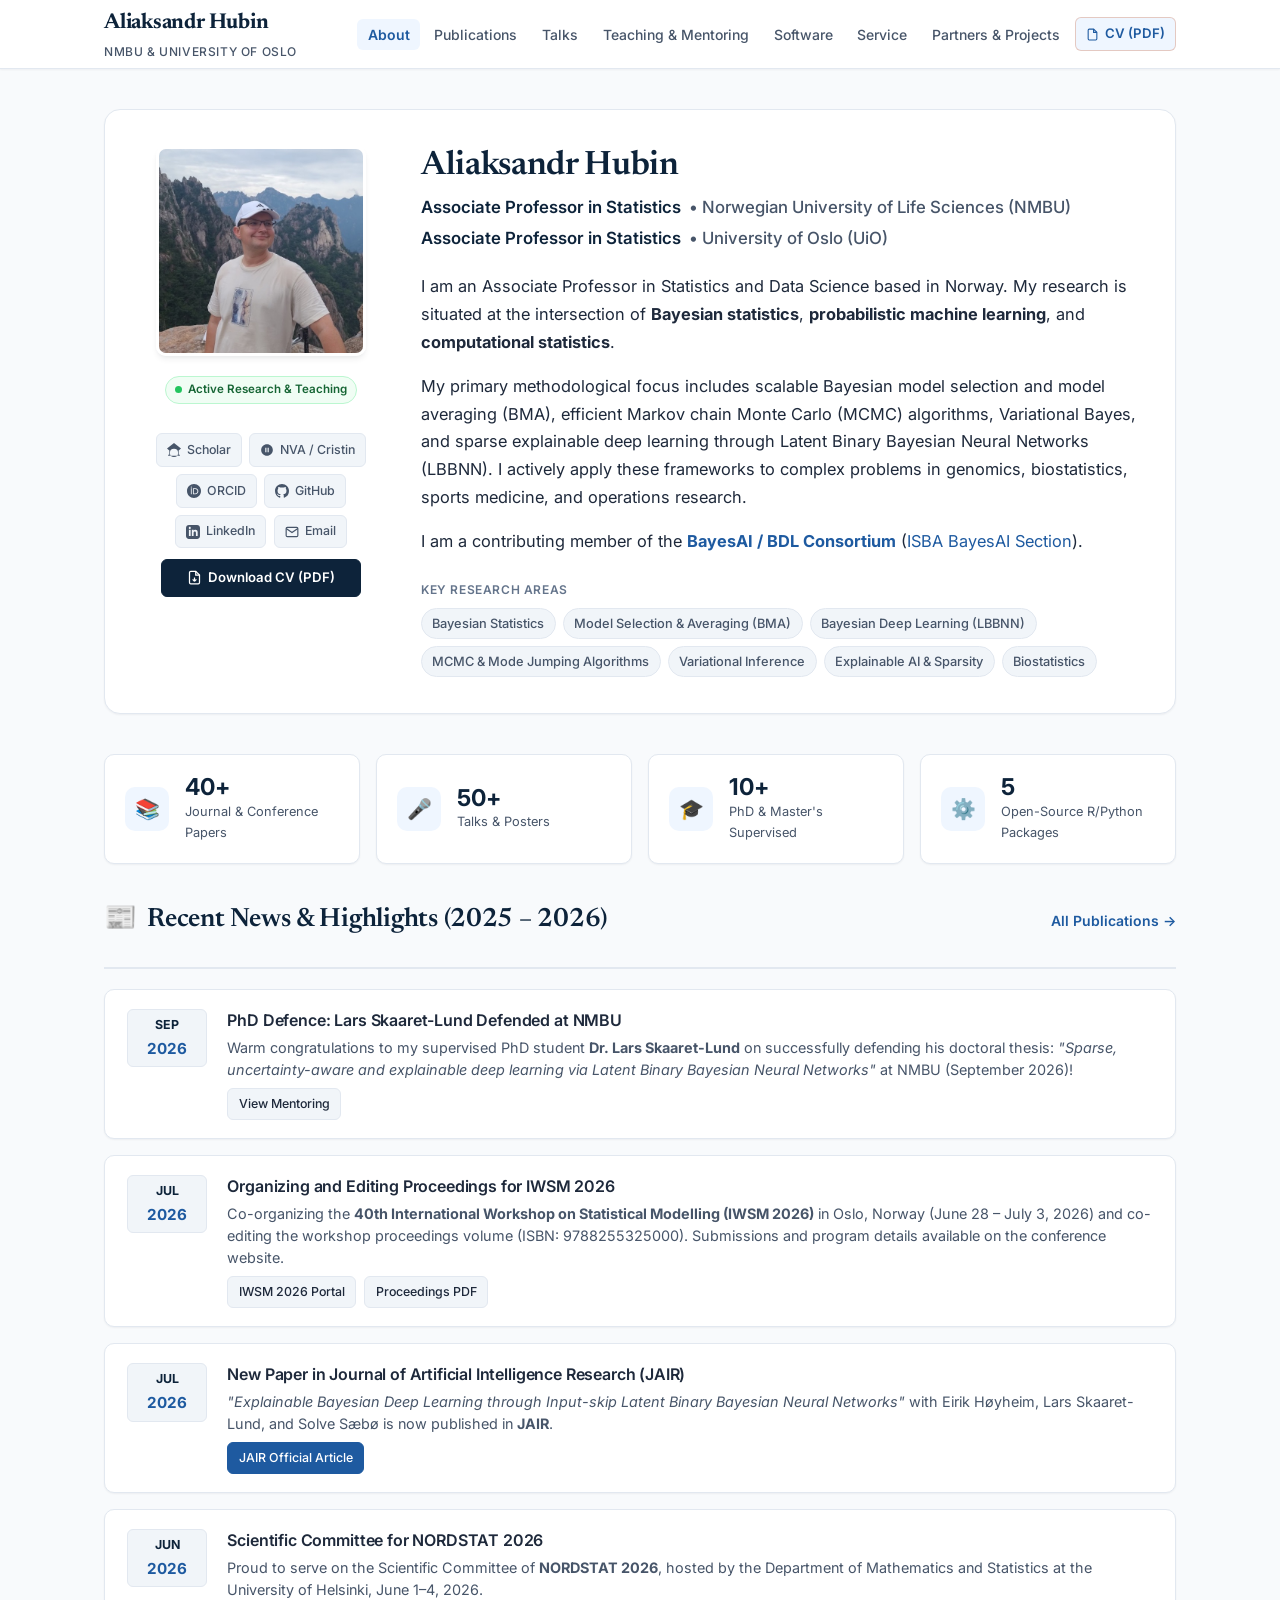
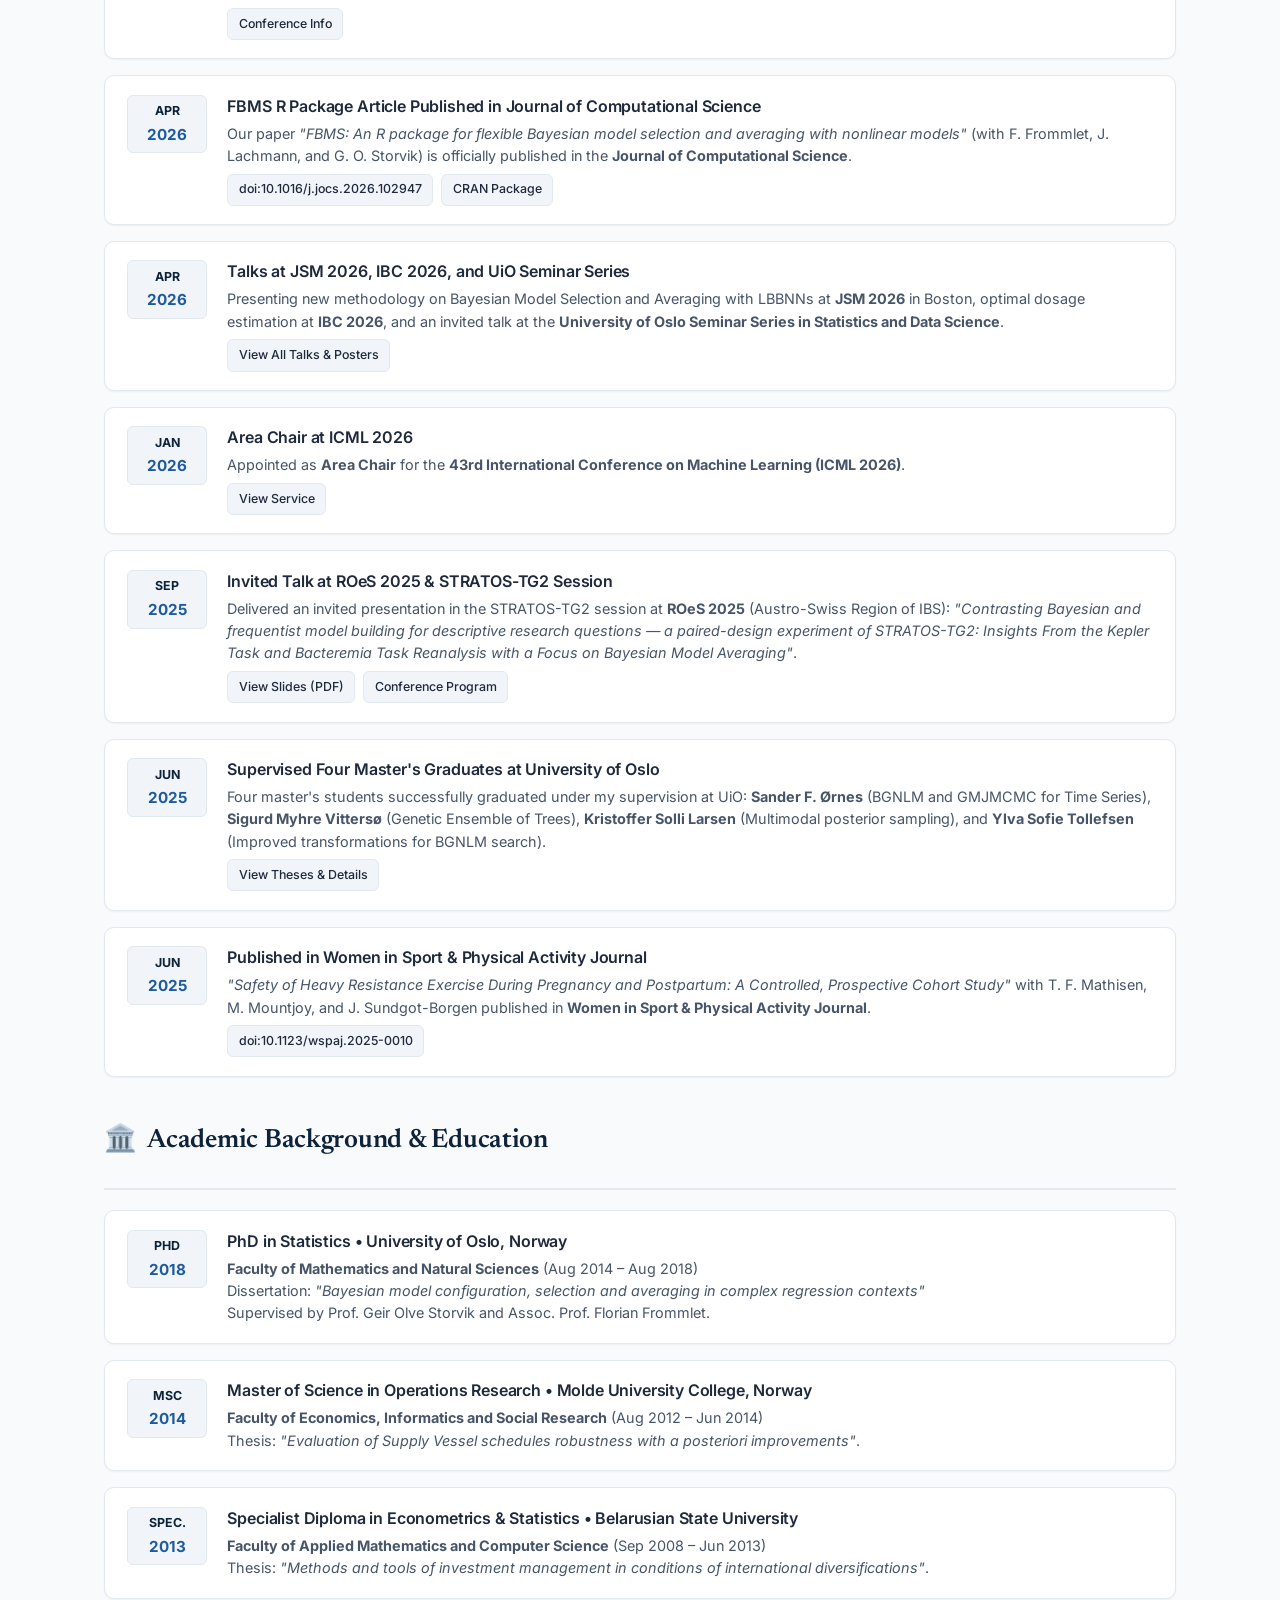
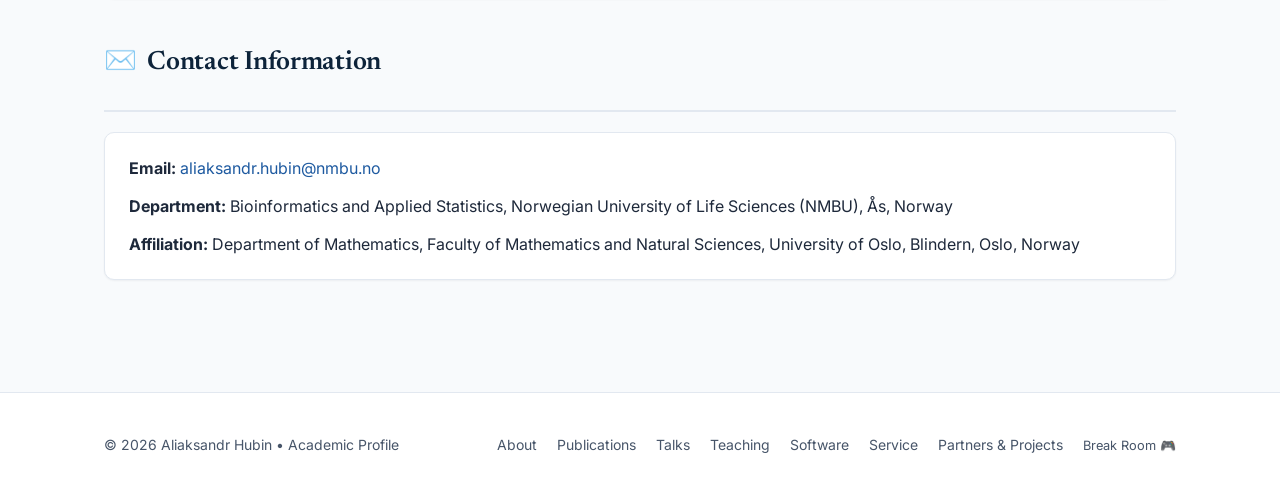
<file: index.html>
<!DOCTYPE html>
<html lang="en">
<head>
    <meta charset="UTF-8">
    <meta name="viewport" content="width=device-width, initial-scale=1.0">
    <title>Aliaksandr Hubin | Associate Professor in Statistics & Machine Learning</title>
    <meta name="description" content="Academic website of Aliaksandr Hubin, Associate Professor at NMBU and University of Oslo. Research in Bayesian statistics, probabilistic machine learning, model selection, and deep learning.">
    <meta name="author" content="Aliaksandr Hubin">

    <!-- Google Fonts for Academic Elegance -->
    <link rel="preconnect" href="https://fonts.googleapis.com">
    <link rel="preconnect" href="https://fonts.gstatic.com" crossorigin>
    <link href="https://fonts.googleapis.com/css2?family=Inter:wght@400;500;600;700&family=Newsreader:ital,opsz,wght@0,6..72,400;0,6..72,600;0,6..72,700;1,6..72,400&family=JetBrains+Mono:wght@400;500&display=swap" rel="stylesheet">

    <!-- Main Stylesheet -->
    <link rel="stylesheet" href="styles.css">
</head>
<body>

    <!-- Header Navigation -->
    <header class="site-header">
        <div class="container nav-container">
            <a href="index.html" class="brand">
                <span class="brand-name">Aliaksandr Hubin</span>
                <span class="brand-title">NMBU &amp; University of Oslo</span>
            </a>
            <button class="nav-toggle" id="navToggle" aria-label="Toggle navigation">
                <svg width="24" height="24" viewBox="0 0 24 24" fill="none" stroke="currentColor" stroke-width="2">
                    <line x1="3" y1="12" x2="21" y2="12"></line>
                    <line x1="3" y1="6" x2="21" y2="6"></line>
                    <line x1="3" y1="18" x2="21" y2="18"></line>
                </svg>
            </button>
            <nav>
                <ul class="nav-menu" id="navMenu">
                    <li><a href="index.html" class="nav-link active">About</a></li>
                    <li><a href="publications.html" class="nav-link">Publications</a></li>
                    <li><a href="talks.html" class="nav-link">Talks</a></li>
                    <li><a href="teaching.html" class="nav-link">Teaching &amp; Mentoring</a></li>
                    <li><a href="software.html" class="nav-link">Software</a></li>
                    <li><a href="service.html" class="nav-link">Service</a></li>
                    <li><a href="projects.html" class="nav-link">Partners &amp; Projects</a></li>
                    <li><a href="CV_Aliaksandr_Hubin.pdf" class="nav-link-cv" target="_blank" rel="noopener">
                        <svg width="13" height="13" viewBox="0 0 24 24" fill="none" stroke="currentColor" stroke-width="2"><path d="M14 2H6a2 2 0 0 0-2 2v16a2 2 0 0 0 2 2h12a2 2 0 0 0 2-2V8z"></path><polyline points="14 2 14 8 20 8"></polyline></svg>
                        CV (PDF)
                    </a></li>
                </ul>
            </nav>
        </div>
    </header>

    <main class="site-main">
        <div class="container">

            <!-- Profile Hero Section -->
            <section class="profile-hero">
                <div class="profile-sidebar">
                    <div class="profile-avatar-wrapper">
                        <img src="profile.jpg" alt="Aliaksandr Hubin" class="profile-avatar">
                    </div>
                    <div class="profile-status-badge">
                        <span class="status-dot"></span> Active Research &amp; Teaching
                    </div>
                    <div class="profile-links">
                        <a href="https://scholar.google.com/citations?user=Lx-G8ckAAAAJ&hl=en" class="social-pill" target="_blank" rel="noopener">
                            <svg width="14" height="14" viewBox="0 0 24 24" fill="currentColor"><path d="M12 24a7 7 0 1 1 0-14 7 7 0 0 1 0 14zm0-24L0 9.5l4 3.16V20H2v2h20v-2h-2v-7.34l4-3.16L12 0z"/></svg>
                            Scholar
                        </a>
                        <a href="https://nva.sikt.no/research-profile/618922" class="social-pill" target="_blank" rel="noopener">
                            <svg width="14" height="14" viewBox="0 0 24 24" fill="currentColor"><path d="M12 2C6.48 2 2 6.48 2 12s4.48 10 10 10 10-4.48 10-10S17.52 2 12 2zm-1 14H9V8h2v8zm4 0h-2V8h2v8z"/></svg>
                            NVA / Cristin
                        </a>
                        <a href="https://orcid.org/0000-0002-3244-6571" class="social-pill" target="_blank" rel="noopener">
                            <svg width="14" height="14" viewBox="0 0 24 24" fill="currentColor"><path d="M12 0C5.372 0 0 5.372 0 12s5.372 12 12 12 12-5.372 12-12S18.628 0 12 0zM7.369 4.378c.525 0 .947.431.947.947s-.422.947-.947.947a.95.95 0 0 1-.947-.947c0-.525.422-.947.947-.947zm-.722 3.038h1.444v10.041H6.647V7.416zm3.562 0h3.9c3.712 0 5.344 2.653 5.344 5.025 0 2.578-2.016 5.016-5.325 5.016h-3.919V7.416zm1.444 1.306v7.428h2.325c2.653 0 3.844-1.631 3.844-3.712 0-2.025-1.228-3.716-3.844-3.716h-2.325z"/></svg>
                            ORCID
                        </a>
                        <a href="https://github.com/aliaksah" class="social-pill" target="_blank" rel="noopener">
                            <svg width="14" height="14" viewBox="0 0 24 24" fill="currentColor"><path d="M12 0C5.37 0 0 5.37 0 12c0 5.31 3.435 9.795 8.205 11.385.6.105.825-.255.825-.57 0-.285-.015-1.23-.015-2.235-3.015.555-3.795-.735-4.035-1.41-.135-.345-.72-1.41-1.23-1.695-.42-.225-1.02-.78-.015-.795.945-.015 1.62.87 1.845 1.23 1.08 1.815 2.805 1.305 3.495.99.105-.78.42-1.305.765-1.605-2.67-.3-5.46-1.335-5.46-5.925 0-1.305.465-2.385 1.23-3.225-.12-.3-.54-1.53.12-3.18 0 0 1.005-.315 3.3 1.23.96-.27 1.98-.405 3-.405s2.04.135 3 .405c2.295-1.56 3.3-1.23 3.3-1.23.66 1.65.24 2.88.12 3.18.765.84 1.23 1.905 1.23 3.225 0 4.605-2.805 5.625-5.475 5.925.435.375.81 1.095.81 2.22 0 1.605-.015 2.895-.015 3.3 0 .315.225.69.825.57A12.02 12.02 0 0 0 24 12c0-6.63-5.37-12-12-12z"/></svg>
                            GitHub
                        </a>
                        <a href="https://www.linkedin.com/in/aliaksandr-hubin-9504917a/" class="social-pill" target="_blank" rel="noopener">
                            <svg width="14" height="14" viewBox="0 0 24 24" fill="currentColor"><path d="M19 0h-14c-2.761 0-5 2.239-5 5v14c0 2.761 2.239 5 5 5h14c2.762 0 5-2.239 5-5v-14c0-2.761-2.238-5-5-5zm-11 19h-3v-11h3v11zm-1.5-12.268c-.966 0-1.75-.79-1.75-1.764s.784-1.764 1.75-1.764 1.75.79 1.75 1.764-.783 1.764-1.75 1.764zm13.5 12.268h-3v-5.604c0-3.368-4-3.113-4 0v5.604h-3v-11h3v1.765c1.396-2.586 7-2.777 7 2.476v6.759z"/></svg>
                            LinkedIn
                        </a>
                        <a href="mailto:aliaksandr.hubin@nmbu.no" class="social-pill">
                            <svg width="14" height="14" viewBox="0 0 24 24" fill="none" stroke="currentColor" stroke-width="2"><path d="M4 4h16c1.1 0 2 .9 2 2v12c0 1.1-.9 2-2 2H4c-1.1 0-2-.9-2-2V6c0-1.1.9-2 2-2z"></path><polyline points="22,6 12,13 2,6"></polyline></svg>
                            Email
                        </a>
                    </div>
                    <a href="CV_Aliaksandr_Hubin.pdf" class="btn-cv" target="_blank">
                        <svg width="15" height="15" viewBox="0 0 24 24" fill="none" stroke="currentColor" stroke-width="2"><path d="M14 2H6a2 2 0 0 0-2 2v16a2 2 0 0 0 2 2h12a2 2 0 0 0 2-2V8z"></path><polyline points="14 2 14 8 20 8"></polyline><line x1="12" y1="18" x2="12" y2="12"></line><line x1="9" y1="15" x2="12" y2="18"></line><line x1="15" y1="15" x2="12" y2="18"></line></svg>
                        Download CV (PDF)
                    </a>
                </div>

                <div class="profile-content">
                    <h1>Aliaksandr Hubin</h1>
                    <div class="profile-positions">
                        <div class="position-item">
                            <span class="position-role">Associate Professor in Statistics</span> &bull; Norwegian University of Life Sciences (NMBU)
                        </div>
                        <div class="position-item">
                            <span class="position-role">Associate Professor in Statistics</span> &bull; University of Oslo (UiO)
                        </div>
                    </div>

                    <div class="profile-bio">
                        <p>
                            I am an Associate Professor in Statistics and Data Science based in Norway. My research is situated at the intersection of <strong>Bayesian statistics</strong>, <strong>probabilistic machine learning</strong>, and <strong>computational statistics</strong>. 
                        </p>
                        <p>
                            My primary methodological focus includes scalable Bayesian model selection and model averaging (BMA), efficient Markov chain Monte Carlo (MCMC) algorithms, Variational Bayes, and sparse explainable deep learning through Latent Binary Bayesian Neural Networks (LBBNN). I actively apply these frameworks to complex problems in genomics, biostatistics, sports medicine, and operations research.
                        </p>
                        <p>
                            I am a contributing member of the <a href="https://bdlbook.org/" target="_blank" rel="noopener"><strong>BayesAI / BDL Consortium</strong></a> (<a href="https://bayesai-isba.github.io/" target="_blank" rel="noopener">ISBA BayesAI Section</a>).
                        </p>
                    </div>

                    <div class="research-tags-container">
                        <div class="tags-label">Key Research Areas</div>
                        <div class="tags-list">
                            <span class="research-tag">Bayesian Statistics</span>
                            <span class="research-tag">Model Selection &amp; Averaging (BMA)</span>
                            <span class="research-tag">Bayesian Deep Learning (LBBNN)</span>
                            <span class="research-tag">MCMC &amp; Mode Jumping Algorithms</span>
                            <span class="research-tag">Variational Inference</span>
                            <span class="research-tag">Explainable AI &amp; Sparsity</span>
                            <span class="research-tag">Biostatistics</span>
                        </div>
                    </div>
                </div>
            </section>

            <!-- Quick Metrics Grid -->
            <div class="metrics-grid">
                <div class="metric-card">
                    <div class="metric-icon">📚</div>
                    <div class="metric-data">
                        <h4>40+</h4>
                        <p>Journal &amp; Conference Papers</p>
                    </div>
                </div>
                <div class="metric-card">
                    <div class="metric-icon">🎤</div>
                    <div class="metric-data">
                        <h4>50+</h4>
                        <p>Talks &amp; Posters</p>
                    </div>
                </div>
                <div class="metric-card">
                    <div class="metric-icon">🎓</div>
                    <div class="metric-data">
                        <h4>10+</h4>
                        <p>PhD &amp; Master's Supervised</p>
                    </div>
                </div>
                <div class="metric-card">
                    <div class="metric-icon">⚙️</div>
                    <div class="metric-data">
                        <h4>5</h4>
                        <p>Open-Source R/Python Packages</p>
                    </div>
                </div>
            </div>

            <!-- Major News Section -->
            <section class="section-block" id="news">
                <div class="section-header">
                    <h2 class="section-title">
                        <span>📰</span> Recent News &amp; Highlights (2025 – 2026)
                    </h2>
                    <a href="publications.html" class="section-more-link">All Publications &rarr;</a>
                </div>

                <div class="timeline-list">
                    <div class="timeline-item">
                        <div class="timeline-badge">
                            <span>Sep</span>
                            <span class="year">2026</span>
                        </div>
                        <div class="timeline-content">
                            <h3 class="timeline-title">PhD Defence: Lars Skaaret-Lund Defended at NMBU</h3>
                            <p class="timeline-text">
                                Warm congratulations to my supervised PhD student <strong>Dr. Lars Skaaret-Lund</strong> on successfully defending his doctoral thesis: <em>"Sparse, uncertainty-aware and explainable deep learning via Latent Binary Bayesian Neural Networks"</em> at NMBU (September 2026)!
                            </p>
                            <div class="timeline-actions">
                                <a href="teaching.html#phd" class="btn-pill">View Mentoring</a>
                            </div>
                        </div>
                    </div>

                    <div class="timeline-item">
                        <div class="timeline-badge">
                            <span>Jul</span>
                            <span class="year">2026</span>
                        </div>
                        <div class="timeline-content">
                            <h3 class="timeline-title">Organizing and Editing Proceedings for IWSM 2026</h3>
                            <p class="timeline-text">
                                Co-organizing the <strong>40th International Workshop on Statistical Modelling (IWSM 2026)</strong> in Oslo, Norway (June 28 – July 3, 2026) and co-editing the workshop proceedings volume (ISBN: 9788255325000). Submissions and program details available on the conference website.
                            </p>
                            <div class="timeline-actions">
                                <a href="https://www.mn.uio.no/math/english/research/groups/statistics-data-science/events/conferences/iwsm2026" class="btn-pill" target="_blank" rel="noopener">IWSM 2026 Portal</a>
                                <a href="https://www.mn.uio.no/math/english/research/groups/statistics-data-science/events/conferences/iwsm2026/proceedings/proceedings_iwsm2026_proofonline.pdf" class="btn-pill" target="_blank" rel="noopener">Proceedings PDF</a>
                            </div>
                        </div>
                    </div>

                    <div class="timeline-item">
                        <div class="timeline-badge">
                            <span>Jul</span>
                            <span class="year">2026</span>
                        </div>
                        <div class="timeline-content">
                            <h3 class="timeline-title">New Paper in Journal of Artificial Intelligence Research (JAIR)</h3>
                            <p class="timeline-text">
                                <em>"Explainable Bayesian Deep Learning through Input-skip Latent Binary Bayesian Neural Networks"</em> with Eirik Høyheim, Lars Skaaret-Lund, and Solve Sæbø is now published in <strong>JAIR</strong>.
                            </p>
                            <div class="timeline-actions">
                                <a href="https://www.jair.org/index.php/jair/article/view/20433/27320" class="btn-pill primary" target="_blank" rel="noopener">JAIR Official Article</a>
                            </div>
                        </div>
                    </div>

                    <div class="timeline-item">
                        <div class="timeline-badge">
                            <span>Jun</span>
                            <span class="year">2026</span>
                        </div>
                        <div class="timeline-content">
                            <h3 class="timeline-title">Scientific Committee for NORDSTAT 2026</h3>
                            <p class="timeline-text">
                                Proud to serve on the Scientific Committee of <strong>NORDSTAT 2026</strong>, hosted by the Department of Mathematics and Statistics at the University of Helsinki, June 1–4, 2026.
                            </p>
                            <div class="timeline-actions">
                                <a href="https://www.helsinki.fi/en/conferences/nordstat-2026" class="btn-pill" target="_blank" rel="noopener">Conference Info</a>
                            </div>
                        </div>
                    </div>

                    <div class="timeline-item">
                        <div class="timeline-badge">
                            <span>Apr</span>
                            <span class="year">2026</span>
                        </div>
                        <div class="timeline-content">
                            <h3 class="timeline-title">FBMS R Package Article Published in Journal of Computational Science</h3>
                            <p class="timeline-text">
                                Our paper <em>"FBMS: An R package for flexible Bayesian model selection and averaging with nonlinear models"</em> (with F. Frommlet, J. Lachmann, and G. O. Storvik) is officially published in the <strong>Journal of Computational Science</strong>.
                            </p>
                            <div class="timeline-actions">
                                <a href="https://doi.org/10.1016/j.jocs.2026.102947" class="btn-pill" target="_blank" rel="noopener">doi:10.1016/j.jocs.2026.102947</a>
                                <a href="https://cran.r-project.org/package=FBMS" class="btn-pill" target="_blank" rel="noopener">CRAN Package</a>
                            </div>
                        </div>
                    </div>

                    <div class="timeline-item">
                        <div class="timeline-badge">
                            <span>Apr</span>
                            <span class="year">2026</span>
                        </div>
                        <div class="timeline-content">
                            <h3 class="timeline-title">Talks at JSM 2026, IBC 2026, and UiO Seminar Series</h3>
                            <p class="timeline-text">
                                Presenting new methodology on Bayesian Model Selection and Averaging with LBBNNs at <strong>JSM 2026</strong> in Boston, optimal dosage estimation at <strong>IBC 2026</strong>, and an invited talk at the <strong>University of Oslo Seminar Series in Statistics and Data Science</strong>.
                            </p>
                            <div class="timeline-actions">
                                <a href="talks.html" class="btn-pill">View All Talks &amp; Posters</a>
                            </div>
                        </div>
                    </div>

                    <div class="timeline-item">
                        <div class="timeline-badge">
                            <span>Jan</span>
                            <span class="year">2026</span>
                        </div>
                        <div class="timeline-content">
                            <h3 class="timeline-title">Area Chair at ICML 2026</h3>
                            <p class="timeline-text">
                                Appointed as <strong>Area Chair</strong> for the <strong>43rd International Conference on Machine Learning (ICML 2026)</strong>.
                            </p>
                            <div class="timeline-actions">
                                <a href="service.html" class="btn-pill">View Service</a>
                            </div>
                        </div>
                    </div>

                    <div class="timeline-item">
                        <div class="timeline-badge">
                            <span>Sep</span>
                            <span class="year">2025</span>
                        </div>
                        <div class="timeline-content">
                            <h3 class="timeline-title">Invited Talk at ROeS 2025 &amp; STRATOS-TG2 Session</h3>
                            <p class="timeline-text">
                                Delivered an invited presentation in the STRATOS-TG2 session at <strong>ROeS 2025</strong> (Austro-Swiss Region of IBS): <em>"Contrasting Bayesian and frequentist model building for descriptive research questions — a paired-design experiment of STRATOS-TG2: Insights From the Kepler Task and Bacteremia Task Reanalysis with a Focus on Bayesian Model Averaging"</em>.
                            </p>
                            <div class="timeline-actions">
                                <a href="https://stratostg2.github.io/assets/Aliaksandr_slides_Roes_2025.pdf" class="btn-pill" target="_blank" rel="noopener">View Slides (PDF)</a>
                                <a href="https://roes2025.at/data/ROeS_conference_book_v1.3.pdf" class="btn-pill" target="_blank" rel="noopener">Conference Program</a>
                            </div>
                        </div>
                    </div>

                    <div class="timeline-item">
                        <div class="timeline-badge">
                            <span>Jun</span>
                            <span class="year">2025</span>
                        </div>
                        <div class="timeline-content">
                            <h3 class="timeline-title">Supervised Four Master's Graduates at University of Oslo</h3>
                            <p class="timeline-text">
                                Four master's students successfully graduated under my supervision at UiO: <strong>Sander F. Ørnes</strong> (BGNLM and GMJMCMC for Time Series), <strong>Sigurd Myhre Vittersø</strong> (Genetic Ensemble of Trees), <strong>Kristoffer Solli Larsen</strong> (Multimodal posterior sampling), and <strong>Ylva Sofie Tollefsen</strong> (Improved transformations for BGNLM search).
                            </p>
                            <div class="timeline-actions">
                                <a href="teaching.html#master" class="btn-pill">View Theses &amp; Details</a>
                            </div>
                        </div>
                    </div>

                    <div class="timeline-item">
                        <div class="timeline-badge">
                            <span>Jun</span>
                            <span class="year">2025</span>
                        </div>
                        <div class="timeline-content">
                            <h3 class="timeline-title">Published in Women in Sport &amp; Physical Activity Journal</h3>
                            <p class="timeline-text">
                                <em>"Safety of Heavy Resistance Exercise During Pregnancy and Postpartum: A Controlled, Prospective Cohort Study"</em> with T. F. Mathisen, M. Mountjoy, and J. Sundgot-Borgen published in <strong>Women in Sport &amp; Physical Activity Journal</strong>.
                            </p>
                            <div class="timeline-actions">
                                <a href="https://doi.org/10.1123/wspaj.2025-0010" class="btn-pill" target="_blank" rel="noopener">doi:10.1123/wspaj.2025-0010</a>
                            </div>
                        </div>
                    </div>
                </div>
            </section>

            <!-- Academic Background Section -->
            <section class="section-block" id="background">
                <div class="section-header">
                    <h2 class="section-title">
                        <span>🏛️</span> Academic Background &amp; Education
                    </h2>
                </div>

                <div class="timeline-list">
                    <div class="timeline-item">
                        <div class="timeline-badge">
                            <span>PhD</span>
                            <span class="year">2018</span>
                        </div>
                        <div class="timeline-content">
                            <h3 class="timeline-title">PhD in Statistics &bull; University of Oslo, Norway</h3>
                            <p class="timeline-text">
                                <strong>Faculty of Mathematics and Natural Sciences</strong> (Aug 2014 – Aug 2018)<br>
                                Dissertation: <em>"Bayesian model configuration, selection and averaging in complex regression contexts"</em><br>
                                Supervised by Prof. Geir Olve Storvik and Assoc. Prof. Florian Frommlet.
                            </p>
                        </div>
                    </div>

                    <div class="timeline-item">
                        <div class="timeline-badge">
                            <span>MSc</span>
                            <span class="year">2014</span>
                        </div>
                        <div class="timeline-content">
                            <h3 class="timeline-title">Master of Science in Operations Research &bull; Molde University College, Norway</h3>
                            <p class="timeline-text">
                                <strong>Faculty of Economics, Informatics and Social Research</strong> (Aug 2012 – Jun 2014)<br>
                                Thesis: <em>"Evaluation of Supply Vessel schedules robustness with a posteriori improvements"</em>.
                            </p>
                        </div>
                    </div>

                    <div class="timeline-item">
                        <div class="timeline-badge">
                            <span>Spec.</span>
                            <span class="year">2013</span>
                        </div>
                        <div class="timeline-content">
                            <h3 class="timeline-title">Specialist Diploma in Econometrics &amp; Statistics &bull; Belarusian State University</h3>
                            <p class="timeline-text">
                                <strong>Faculty of Applied Mathematics and Computer Science</strong> (Sep 2008 – Jun 2013)<br>
                                Thesis: <em>"Methods and tools of investment management in conditions of international diversifications"</em>.
                            </p>
                        </div>
                    </div>
                </div>
            </section>

            <!-- Contact Section -->
            <section class="section-block" id="contact">
                <div class="section-header">
                    <h2 class="section-title">
                        <span>✉️</span> Contact Information
                    </h2>
                </div>
                <div class="pub-card">
                    <p style="margin-bottom: 0.75rem;">
                        <strong>Email:</strong> <a href="mailto:aliaksandr.hubin@nmbu.no">aliaksandr.hubin@nmbu.no</a>
                    </p>
                    <p style="margin-bottom: 0.75rem;">
                        <strong>Department:</strong> Bioinformatics and Applied Statistics, Norwegian University of Life Sciences (NMBU), Ås, Norway
                    </p>
                    <p style="margin-bottom: 0;">
                        <strong>Affiliation:</strong> Department of Mathematics, Faculty of Mathematics and Natural Sciences, University of Oslo, Blindern, Oslo, Norway
                    </p>
                </div>
            </section>

        </div>
    </main>

    <!-- Site Footer -->
    <footer class="site-footer">
        <div class="container footer-inner">
            <div>
                <p>&copy; 2026 Aliaksandr Hubin &bull; Academic Profile</p>
            </div>
            <ul class="footer-nav">
                <li><a href="index.html">About</a></li>
                <li><a href="publications.html">Publications</a></li>
                <li><a href="talks.html">Talks</a></li>
                <li><a href="teaching.html">Teaching</a></li>
                <li><a href="software.html">Software</a></li>
                <li><a href="service.html">Service</a></li>
                <li><a href="projects.html">Partners &amp; Projects</a></li>
                <li><a href="game.html" class="easter-egg-link">Break Room 🎮</a></li>
            </ul>
        </div>
    </footer>

    <!-- Mobile Nav Toggle Script -->
    <script>
        document.getElementById('navToggle').addEventListener('click', function() {
            document.getElementById('navMenu').classList.toggle('open');
        });
    </script>
</body>
</html>
</file>
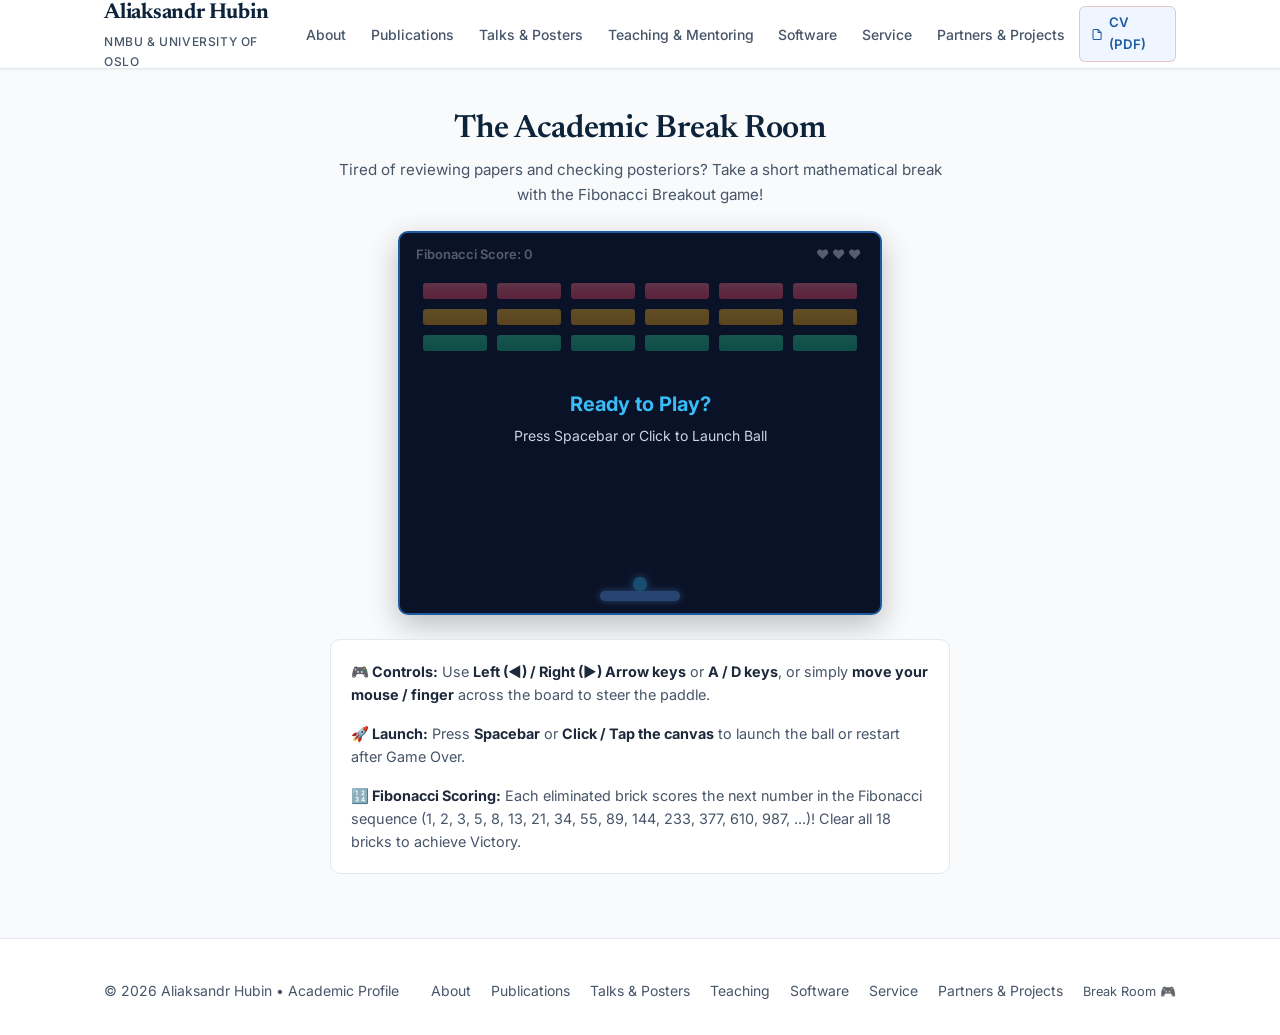
<file: game.html>
<!DOCTYPE html>
<html lang="en">
<head>
    <meta charset="UTF-8">
    <meta name="viewport" content="width=device-width, initial-scale=1.0">
    <title>Academic Break Room | Aliaksandr Hubin</title>
    <meta name="description" content="A brief mathematical distraction: Fibonacci Breakout game.">

    <link rel="preconnect" href="https://fonts.googleapis.com">
    <link rel="preconnect" href="https://fonts.gstatic.com" crossorigin>
    <link href="https://fonts.googleapis.com/css2?family=Inter:wght@400;500;600;700&family=Newsreader:ital,opsz,wght@0,6..72,400;0,6..72,600&family=JetBrains+Mono:wght@400;500&display=swap" rel="stylesheet">

    <link rel="stylesheet" href="styles.css">
    <style>
        .game-wrapper {
            max-width: 620px;
            margin: 0 auto;
            text-align: center;
        }
        canvas {
            background-color: #0b1329;
            border: 2px solid var(--accent);
            border-radius: var(--radius-md);
            box-shadow: 0 10px 30px rgba(0, 0, 0, 0.25);
            display: block;
            margin: 1.5rem auto;
            max-width: 100%;
            cursor: pointer;
        }
        .game-instructions {
            background: var(--bg-card);
            border: 1px solid var(--border-color);
            border-radius: var(--radius-md);
            padding: 1.25rem;
            margin-top: 1.5rem;
            font-size: 0.9rem;
            color: var(--text-muted);
            text-align: left;
            line-height: 1.6;
        }
        .game-instructions strong {
            color: var(--text-main);
        }
    </style>
</head>
<body>

    <!-- Header Navigation -->
    <header class="site-header">
        <div class="container nav-container">
            <a href="index.html" class="brand">
                <span class="brand-name">Aliaksandr Hubin</span>
                <span class="brand-title">NMBU &amp; University of Oslo</span>
            </a>
            <button class="nav-toggle" id="navToggle" aria-label="Toggle navigation">
                <svg width="24" height="24" viewBox="0 0 24 24" fill="none" stroke="currentColor" stroke-width="2">
                    <line x1="3" y1="12" x2="21" y2="12"></line>
                    <line x1="3" y1="6" x2="21" y2="6"></line>
                    <line x1="3" y1="18" x2="21" y2="18"></line>
                </svg>
            </button>
            <nav>
                <ul class="nav-menu" id="navMenu">
                    <li><a href="index.html" class="nav-link">About</a></li>
                    <li><a href="publications.html" class="nav-link">Publications</a></li>
                    <li><a href="talks.html" class="nav-link">Talks &amp; Posters</a></li>
                    <li><a href="teaching.html" class="nav-link">Teaching &amp; Mentoring</a></li>
                    <li><a href="software.html" class="nav-link">Software</a></li>
                    <li><a href="service.html" class="nav-link">Service</a></li>
                    <li><a href="projects.html" class="nav-link">Partners &amp; Projects</a></li>
                    <li><a href="CV_Aliaksandr_Hubin.pdf" class="nav-link-cv" target="_blank" rel="noopener">
                        <svg width="13" height="13" viewBox="0 0 24 24" fill="none" stroke="currentColor" stroke-width="2"><path d="M14 2H6a2 2 0 0 0-2 2v16a2 2 0 0 0 2 2h12a2 2 0 0 0 2-2V8z"></path><polyline points="14 2 14 8 20 8"></polyline></svg>
                        CV (PDF)
                    </a></li>
                </ul>
            </nav>
        </div>
    </header>

    <main class="site-main">
        <div class="container">
            <div class="game-wrapper">
                <h1 style="font-size: 2rem; margin-bottom: 0.5rem;">The Academic Break Room</h1>
                <p style="color: var(--text-muted); font-size: 0.95rem;">
                    Tired of reviewing papers and checking posteriors? Take a short mathematical break with the Fibonacci Breakout game!
                </p>

                <canvas id="gameCanvas" width="480" height="380"></canvas>

                <div class="game-instructions">
                    <p><strong>🎮 Controls:</strong> Use <strong>Left (◀) / Right (▶) Arrow keys</strong> or <strong>A / D keys</strong>, or simply <strong>move your mouse / finger</strong> across the board to steer the paddle.</p>
                    <p><strong>🚀 Launch:</strong> Press <strong>Spacebar</strong> or <strong>Click / Tap the canvas</strong> to launch the ball or restart after Game Over.</p>
                    <p style="margin-bottom: 0;"><strong>🔢 Fibonacci Scoring:</strong> Each eliminated brick scores the next number in the Fibonacci sequence (1, 2, 3, 5, 8, 13, 21, 34, 55, 89, 144, 233, 377, 610, 987, ...)! Clear all 18 bricks to achieve Victory.</p>
                </div>
            </div>
        </div>
    </main>

    <!-- Site Footer -->
    <footer class="site-footer">
        <div class="container footer-inner">
            <div>
                <p>&copy; 2026 Aliaksandr Hubin &bull; Academic Profile</p>
            </div>
            <ul class="footer-nav">
                <li><a href="index.html">About</a></li>
                <li><a href="publications.html">Publications</a></li>
                <li><a href="talks.html">Talks &amp; Posters</a></li>
                <li><a href="teaching.html">Teaching</a></li>
                <li><a href="software.html">Software</a></li>
                <li><a href="service.html">Service</a></li>
                <li><a href="projects.html">Partners &amp; Projects</a></li>
                <li><a href="game.html" class="easter-egg-link">Break Room 🎮</a></li>
            </ul>
        </div>
    </footer>

    <script>
        // Mobile Nav
        document.getElementById('navToggle').addEventListener('click', function() {
            document.getElementById('navMenu').classList.toggle('open');
        });

        // Game Constants and Setup
        const canvas = document.getElementById('gameCanvas');
        const ctx = canvas.getContext('2d');

        const ballRadius = 7;
        const paddleHeight = 10;
        const paddleWidth = 80;
        const paddleY = canvas.height - 22;

        const brickRowCount = 3;
        const brickColumnCount = 6;
        const brickWidth = 64;
        const brickHeight = 16;
        const brickPadding = 10;
        const brickOffsetTop = 50;
        const brickOffsetLeft = 23;

        const baseSpeed = 4.0;

        // State Machine: 'READY', 'PLAYING', 'GAMEOVER', 'VICTORY'
        let gameState = 'READY';

        let paddleX = (canvas.width - paddleWidth) / 2;
        let x = canvas.width / 2;
        let y = paddleY - ballRadius;
        let dx = 2.4;
        let dy = -3.2;

        let rightPressed = false;
        let leftPressed = false;

        let score = 0;
        let lives = 3;

        let fibA = 0;
        let fibB = 1;

        let bricks = [];

        function initBricks() {
            bricks = [];
            for (let c = 0; c < brickColumnCount; c++) {
                bricks[c] = [];
                for (let r = 0; r < brickRowCount; r++) {
                    bricks[c][r] = { x: 0, y: 0, status: 1 };
                }
            }
        }

        function resetGame() {
            score = 0;
            lives = 3;
            fibA = 0;
            fibB = 1;
            initBricks();
            resetBallOnPaddle();
            gameState = 'READY';
        }

        function resetBallOnPaddle() {
            paddleX = (canvas.width - paddleWidth) / 2;
            x = paddleX + paddleWidth / 2;
            y = paddleY - ballRadius;
            // Launch slightly angled
            dx = (Math.random() > 0.5 ? 1 : -1) * (2.0 + Math.random() * 0.8);
            dy = -Math.sqrt(baseSpeed * baseSpeed - dx * dx);
        }

        function launchBall() {
            if (gameState === 'READY') {
                gameState = 'PLAYING';
            } else if (gameState === 'GAMEOVER' || gameState === 'VICTORY') {
                resetGame();
                gameState = 'PLAYING';
            }
        }

        // Event Listeners
        document.addEventListener("keydown", (e) => {
            if (e.key === "Right" || e.key === "ArrowRight" || e.key === "d" || e.key === "D") {
                rightPressed = true;
            } else if (e.key === "Left" || e.key === "ArrowLeft" || e.key === "a" || e.key === "A") {
                leftPressed = true;
            } else if (e.code === "Space") {
                e.preventDefault();
                launchBall();
            }
        });

        document.addEventListener("keyup", (e) => {
            if (e.key === "Right" || e.key === "ArrowRight" || e.key === "d" || e.key === "D") {
                rightPressed = false;
            } else if (e.key === "Left" || e.key === "ArrowLeft" || e.key === "a" || e.key === "A") {
                leftPressed = false;
            }
        });

        canvas.addEventListener("mousemove", (e) => {
            const rect = canvas.getBoundingClientRect();
            const mouseX = (e.clientX - rect.left) * (canvas.width / rect.width);
            paddleX = Math.max(0, Math.min(canvas.width - paddleWidth, mouseX - paddleWidth / 2));
            if (gameState === 'READY') {
                x = paddleX + paddleWidth / 2;
            }
        });

        canvas.addEventListener("click", () => {
            launchBall();
        });

        canvas.addEventListener("touchmove", (e) => {
            e.preventDefault();
            const rect = canvas.getBoundingClientRect();
            const touch = e.touches[0];
            const touchX = (touch.clientX - rect.left) * (canvas.width / rect.width);
            paddleX = Math.max(0, Math.min(canvas.width - paddleWidth, touchX - paddleWidth / 2));
            if (gameState === 'READY') {
                x = paddleX + paddleWidth / 2;
            }
        }, { passive: false });

        canvas.addEventListener("touchstart", (e) => {
            launchBall();
        });

        // Drawing Functions
        function drawBall() {
            ctx.beginPath();
            ctx.arc(x, y, ballRadius, 0, Math.PI * 2);
            ctx.fillStyle = "#38bdf8";
            ctx.shadowColor = "#38bdf8";
            ctx.shadowBlur = 8;
            ctx.fill();
            ctx.closePath();
            ctx.shadowBlur = 0;
        }

        function drawPaddle() {
            ctx.beginPath();
            ctx.roundRect ? ctx.roundRect(paddleX, paddleY, paddleWidth, paddleHeight, 5) : ctx.rect(paddleX, paddleY, paddleWidth, paddleHeight);
            ctx.fillStyle = "#60a5fa";
            ctx.shadowColor = "#60a5fa";
            ctx.shadowBlur = 6;
            ctx.fill();
            ctx.closePath();
            ctx.shadowBlur = 0;
        }

        function drawBricks() {
            const rowColors = [
                ["#f43f5e", "#fb7185"], // Rose
                ["#f59e0b", "#fbbf24"], // Amber
                ["#10b981", "#34d399"]  // Emerald
            ];

            for (let c = 0; c < brickColumnCount; c++) {
                for (let r = 0; r < brickRowCount; r++) {
                    if (bricks[c][r].status === 1) {
                        const bx = c * (brickWidth + brickPadding) + brickOffsetLeft;
                        const by = r * (brickHeight + brickPadding) + brickOffsetTop;
                        bricks[c][r].x = bx;
                        bricks[c][r].y = by;

                        const colorPair = rowColors[r % rowColors.length];
                        const gradient = ctx.createLinearGradient(bx, by, bx, by + brickHeight);
                        gradient.addColorStop(0, colorPair[1]);
                        gradient.addColorStop(1, colorPair[0]);

                        ctx.beginPath();
                        ctx.roundRect ? ctx.roundRect(bx, by, brickWidth, brickHeight, 3) : ctx.rect(bx, by, brickWidth, brickHeight);
                        ctx.fillStyle = gradient;
                        ctx.fill();
                        ctx.closePath();
                    }
                }
            }
        }

        function drawHUD() {
            ctx.font = "600 13px Inter, sans-serif";
            ctx.fillStyle = "#e2e8f0";
            ctx.textAlign = "left";
            ctx.fillText("Fibonacci Score: " + score, 16, 26);

            ctx.textAlign = "right";
            let hearts = "";
            for (let i = 0; i < lives; i++) hearts += "❤️ ";
            ctx.fillText(hearts, canvas.width - 16, 26);
        }

        function checkWin() {
            for (let c = 0; c < brickColumnCount; c++) {
                for (let r = 0; r < brickRowCount; r++) {
                    if (bricks[c][r].status === 1) return false;
                }
            }
            return true;
        }

        function handleCollision(prevX, prevY) {
            let hit = false;

            for (let c = 0; c < brickColumnCount; c++) {
                for (let r = 0; r < brickRowCount; r++) {
                    const b = bricks[c][r];
                    if (b.status === 1) {
                        if (x + ballRadius > b.x && x - ballRadius < b.x + brickWidth &&
                            y + ballRadius > b.y && y - ballRadius < b.y + brickHeight) {

                            b.status = 0;
                            hit = true;

                            // Advance Fibonacci sequence
                            const nextFib = fibA + fibB;
                            fibA = fibB;
                            fibB = nextFib;
                            score = nextFib;

                            // Determine bounce direction from entry edge
                            const fromLeft = prevX + ballRadius <= b.x;
                            const fromRight = prevX - ballRadius >= b.x + brickWidth;

                            if (fromLeft || fromRight) {
                                dx = -dx;
                            } else {
                                dy = -dy;
                            }

                            if (checkWin()) {
                                gameState = 'VICTORY';
                            }
                            return;
                        }
                    }
                }
            }
        }

        function update() {
            if (gameState === 'READY') {
                x = paddleX + paddleWidth / 2;
                y = paddleY - ballRadius;
            } else if (gameState === 'PLAYING') {
                const prevX = x;
                const prevY = y;

                x += dx;
                y += dy;

                // Wall collisions (Left & Right)
                if (x - ballRadius <= 0) {
                    x = ballRadius;
                    dx = Math.abs(dx);
                } else if (x + ballRadius >= canvas.width) {
                    x = canvas.width - ballRadius;
                    dx = -Math.abs(dx);
                }

                // Ceiling collision
                if (y - ballRadius <= 0) {
                    y = ballRadius;
                    dy = Math.abs(dy);
                }

                // Brick collisions
                handleCollision(prevX, prevY);

                // Paddle collision
                if (y + ballRadius >= paddleY && y - ballRadius <= paddleY + paddleHeight) {
                    if (x >= paddleX && x <= paddleX + paddleWidth && dy > 0) {
                        y = paddleY - ballRadius;
                        // Steer angle depending on where the ball strikes the paddle
                        const hitOffset = (x - (paddleX + paddleWidth / 2)) / (paddleWidth / 2);
                        dx = hitOffset * 3.4;
                        const speed = 4.2;
                        dy = -Math.sqrt(Math.max(6, speed * speed - dx * dx));
                    }
                }

                // Bottom boundary: Ball lost
                if (y - ballRadius > canvas.height) {
                    lives--;
                    if (lives <= 0) {
                        gameState = 'GAMEOVER';
                    } else {
                        gameState = 'READY';
                        resetBallOnPaddle();
                    }
                }
            }

            // Keyboard paddle control
            if (rightPressed && paddleX < canvas.width - paddleWidth) {
                paddleX += 6.5;
            } else if (leftPressed && paddleX > 0) {
                paddleX -= 6.5;
            }
        }

        function drawOverlay() {
            if (gameState === 'READY') {
                ctx.fillStyle = "rgba(11, 19, 41, 0.65)";
                ctx.fillRect(0, 0, canvas.width, canvas.height);

                ctx.textAlign = "center";
                ctx.font = "700 20px Inter, sans-serif";
                ctx.fillStyle = "#38bdf8";
                ctx.fillText("Ready to Play?", canvas.width / 2, canvas.height / 2 - 12);

                ctx.font = "14px Inter, sans-serif";
                ctx.fillStyle = "#cbd5e1";
                ctx.fillText("Press Spacebar or Click to Launch Ball", canvas.width / 2, canvas.height / 2 + 18);
            } else if (gameState === 'GAMEOVER') {
                ctx.fillStyle = "rgba(11, 19, 41, 0.88)";
                ctx.fillRect(0, 0, canvas.width, canvas.height);

                ctx.textAlign = "center";
                ctx.font = "700 28px Inter, sans-serif";
                ctx.fillStyle = "#ef4444";
                ctx.fillText("GAME OVER", canvas.width / 2, canvas.height / 2 - 25);

                ctx.font = "15px Inter, sans-serif";
                ctx.fillStyle = "#e2e8f0";
                ctx.fillText("Final Fibonacci Score: " + score, canvas.width / 2, canvas.height / 2 + 10);

                ctx.font = "13px Inter, sans-serif";
                ctx.fillStyle = "#94a3b8";
                ctx.fillText("Press Spacebar or Click to Try Again", canvas.width / 2, canvas.height / 2 + 38);
            } else if (gameState === 'VICTORY') {
                ctx.fillStyle = "rgba(11, 19, 41, 0.88)";
                ctx.fillRect(0, 0, canvas.width, canvas.height);

                ctx.textAlign = "center";
                ctx.font = "700 26px Inter, sans-serif";
                ctx.fillStyle = "#10b981";
                ctx.fillText("🎉 VICTORY! 🎉", canvas.width / 2, canvas.height / 2 - 25);

                ctx.font = "16px Inter, sans-serif";
                ctx.fillStyle = "#e2e8f0";
                ctx.fillText("Fibonacci Master! Score: " + score, canvas.width / 2, canvas.height / 2 + 10);

                ctx.font = "13px Inter, sans-serif";
                ctx.fillStyle = "#94a3b8";
                ctx.fillText("Press Spacebar or Click to Play Again", canvas.width / 2, canvas.height / 2 + 38);
            }
        }

        function gameLoop() {
            ctx.clearRect(0, 0, canvas.width, canvas.height);

            drawBricks();
            drawPaddle();
            drawBall();
            drawHUD();

            update();
            drawOverlay();

            requestAnimationFrame(gameLoop);
        }

        // Initialize and start loop
        initBricks();
        resetBallOnPaddle();
        requestAnimationFrame(gameLoop);
    </script>
</body>
</html>
</file>
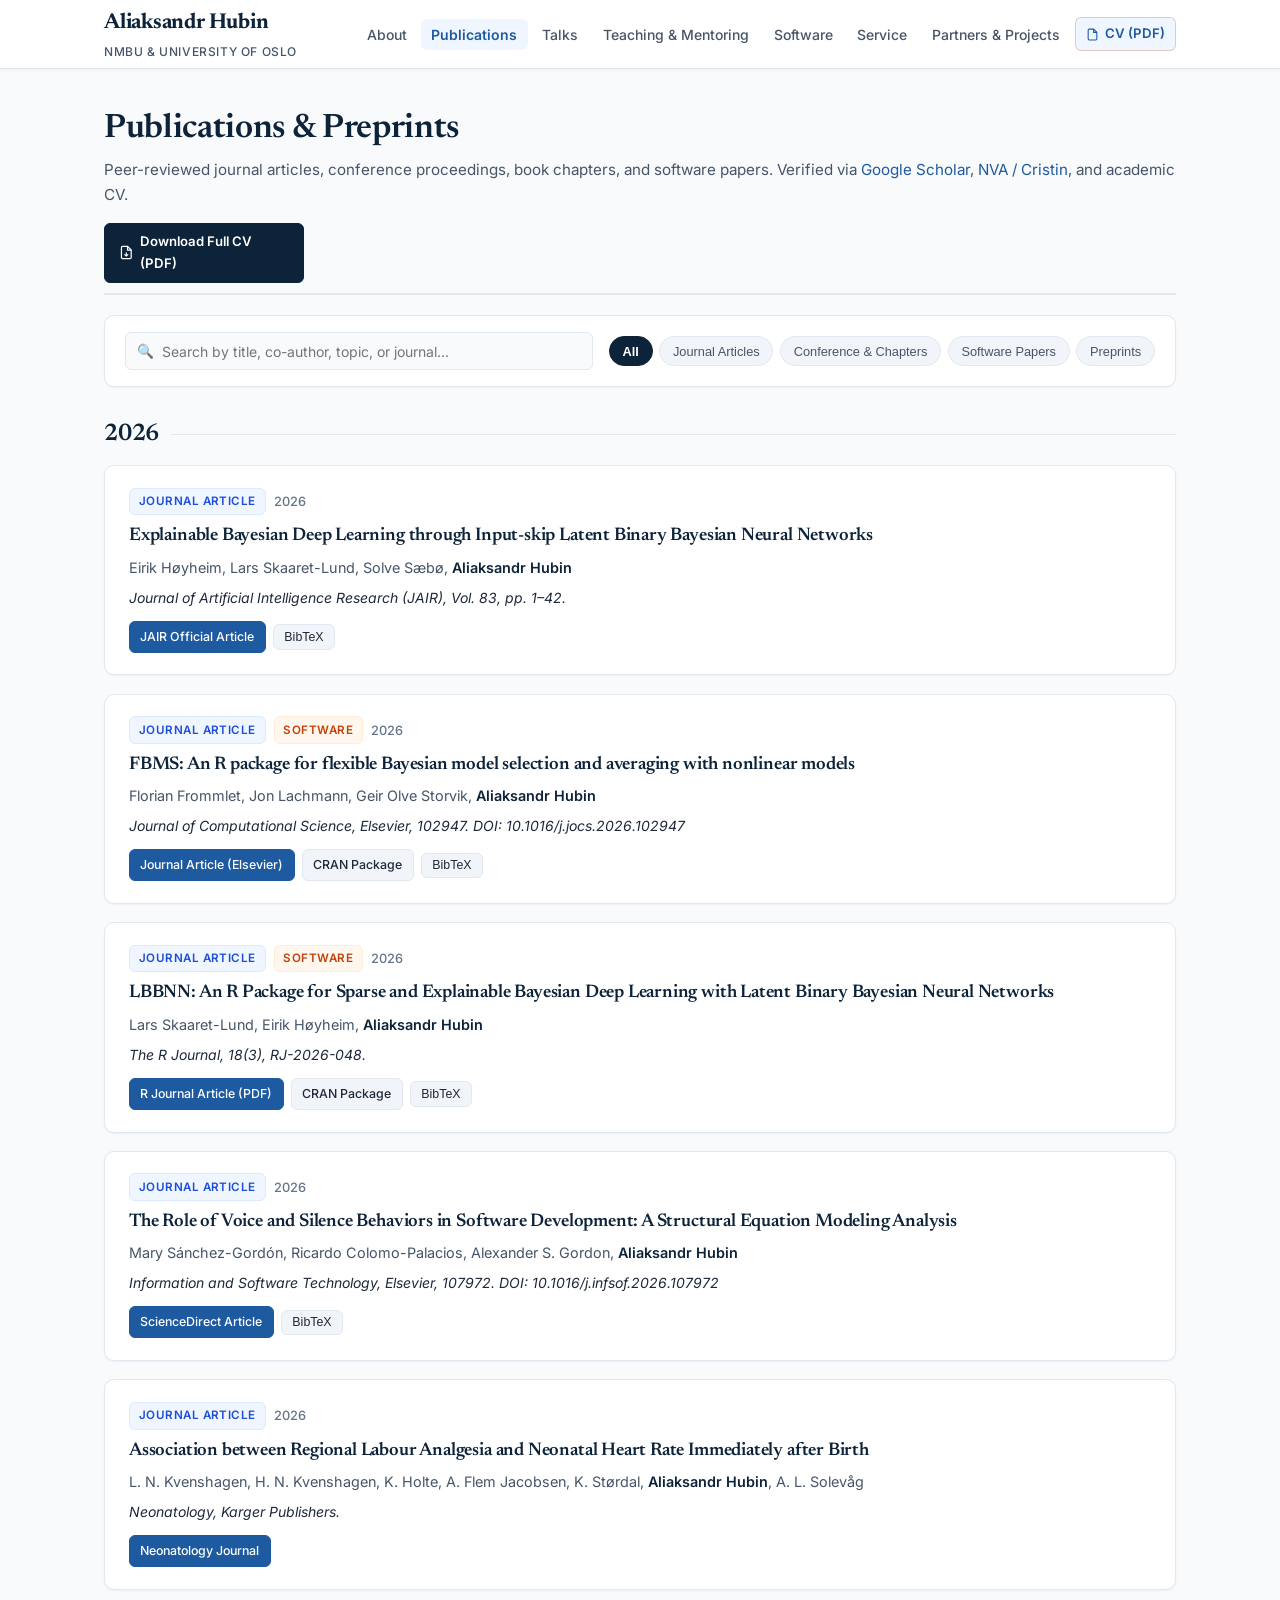
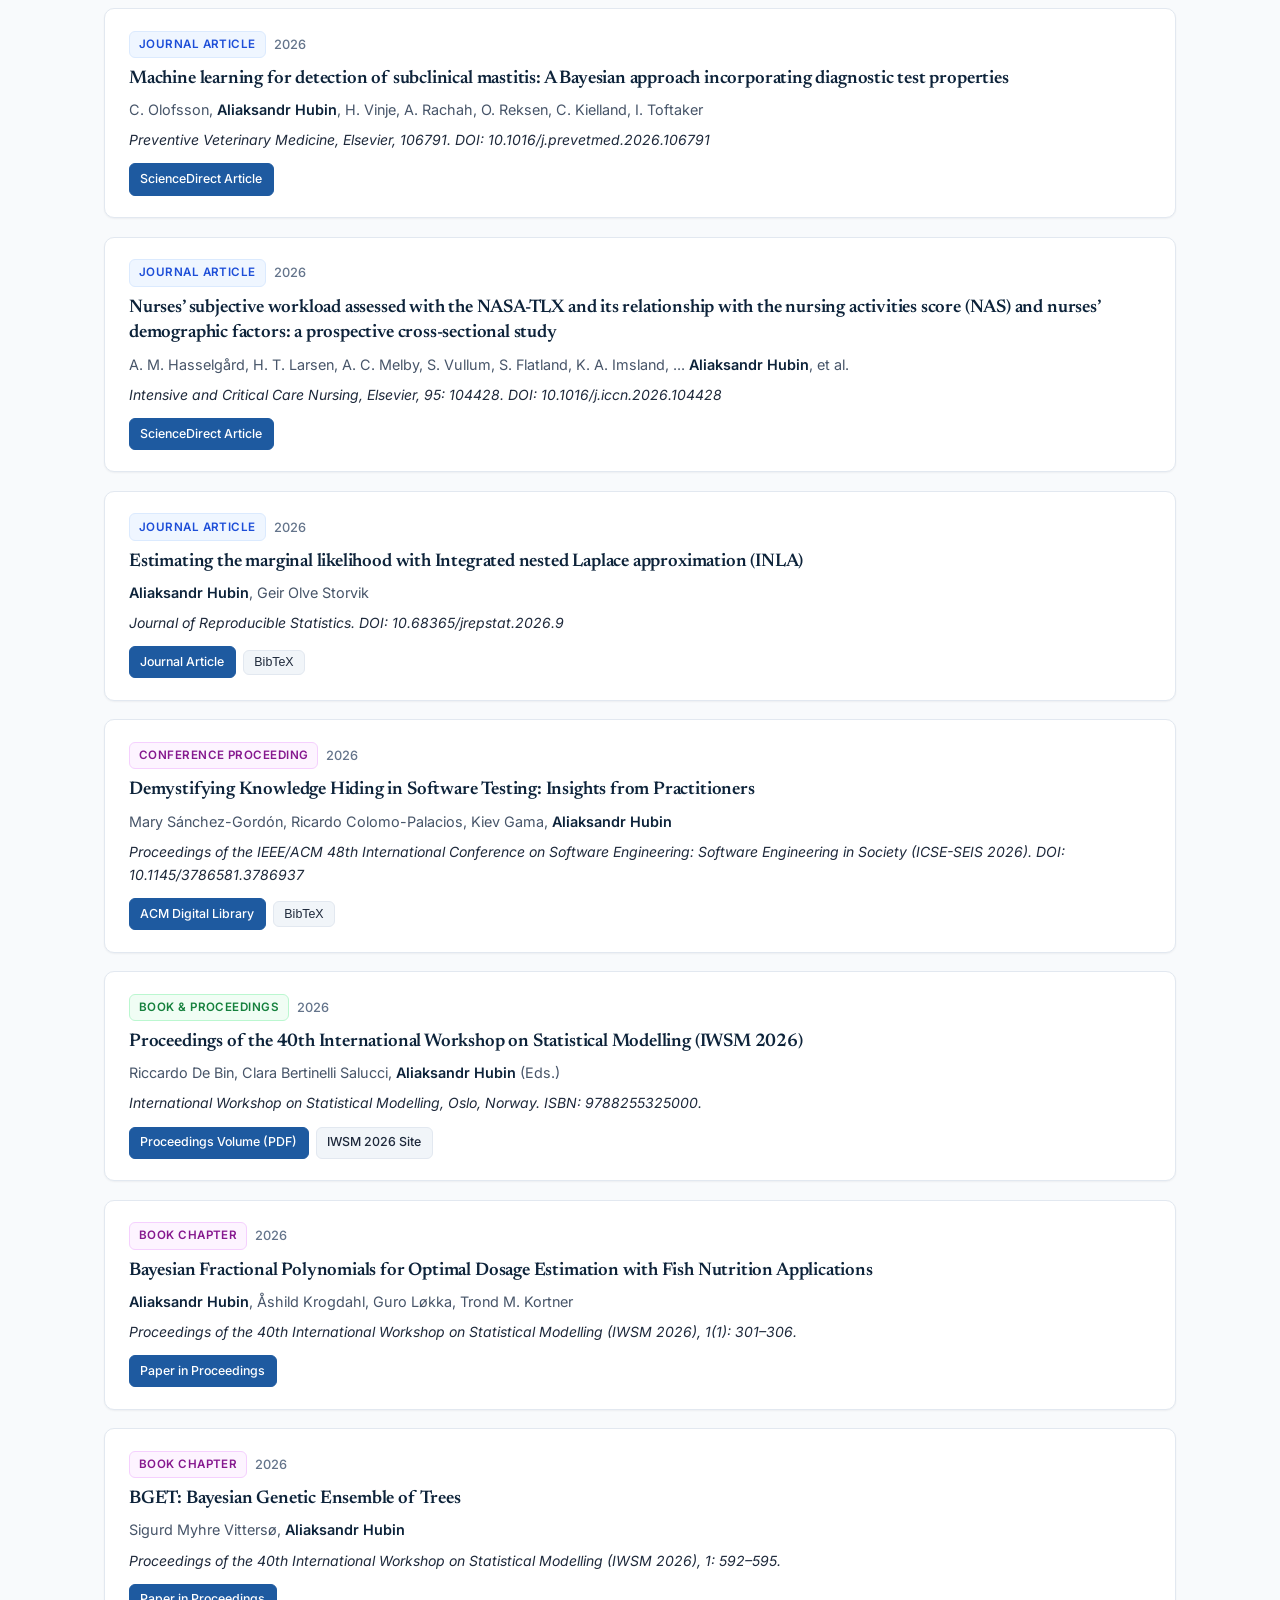
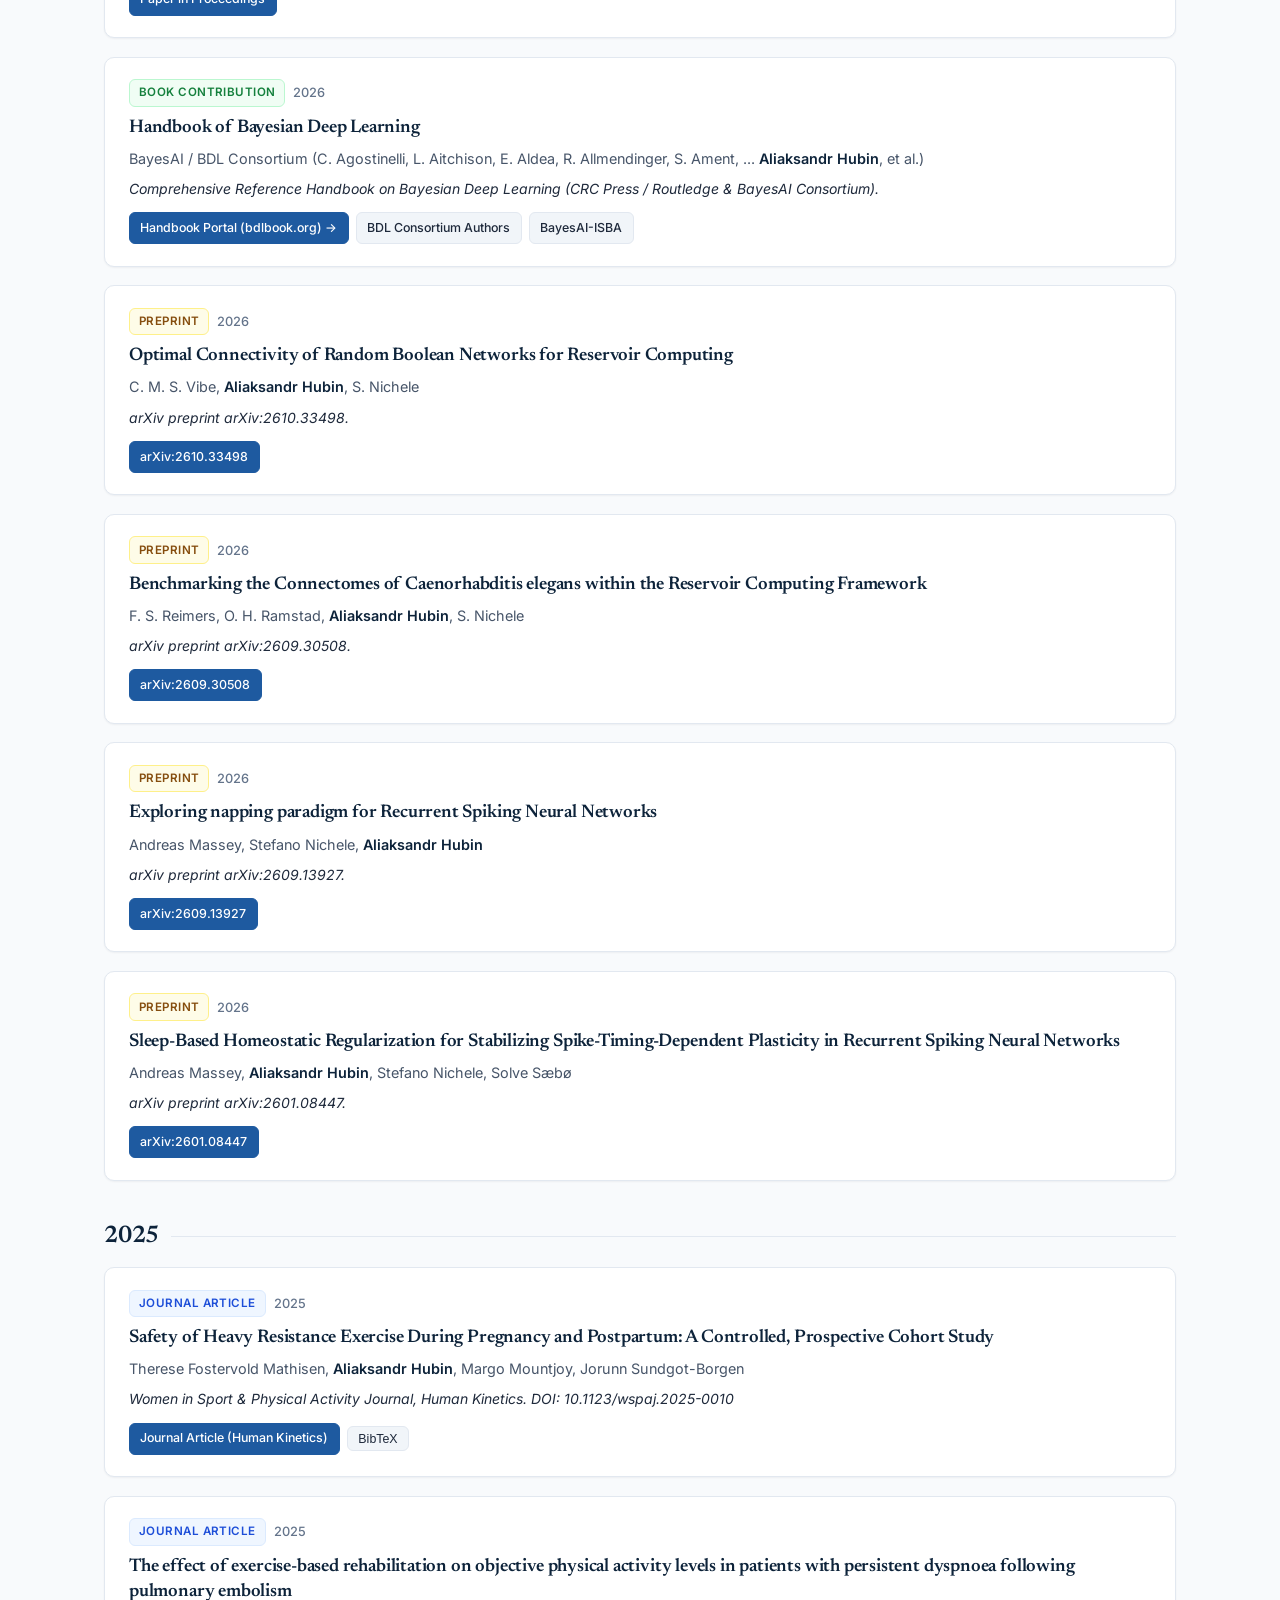
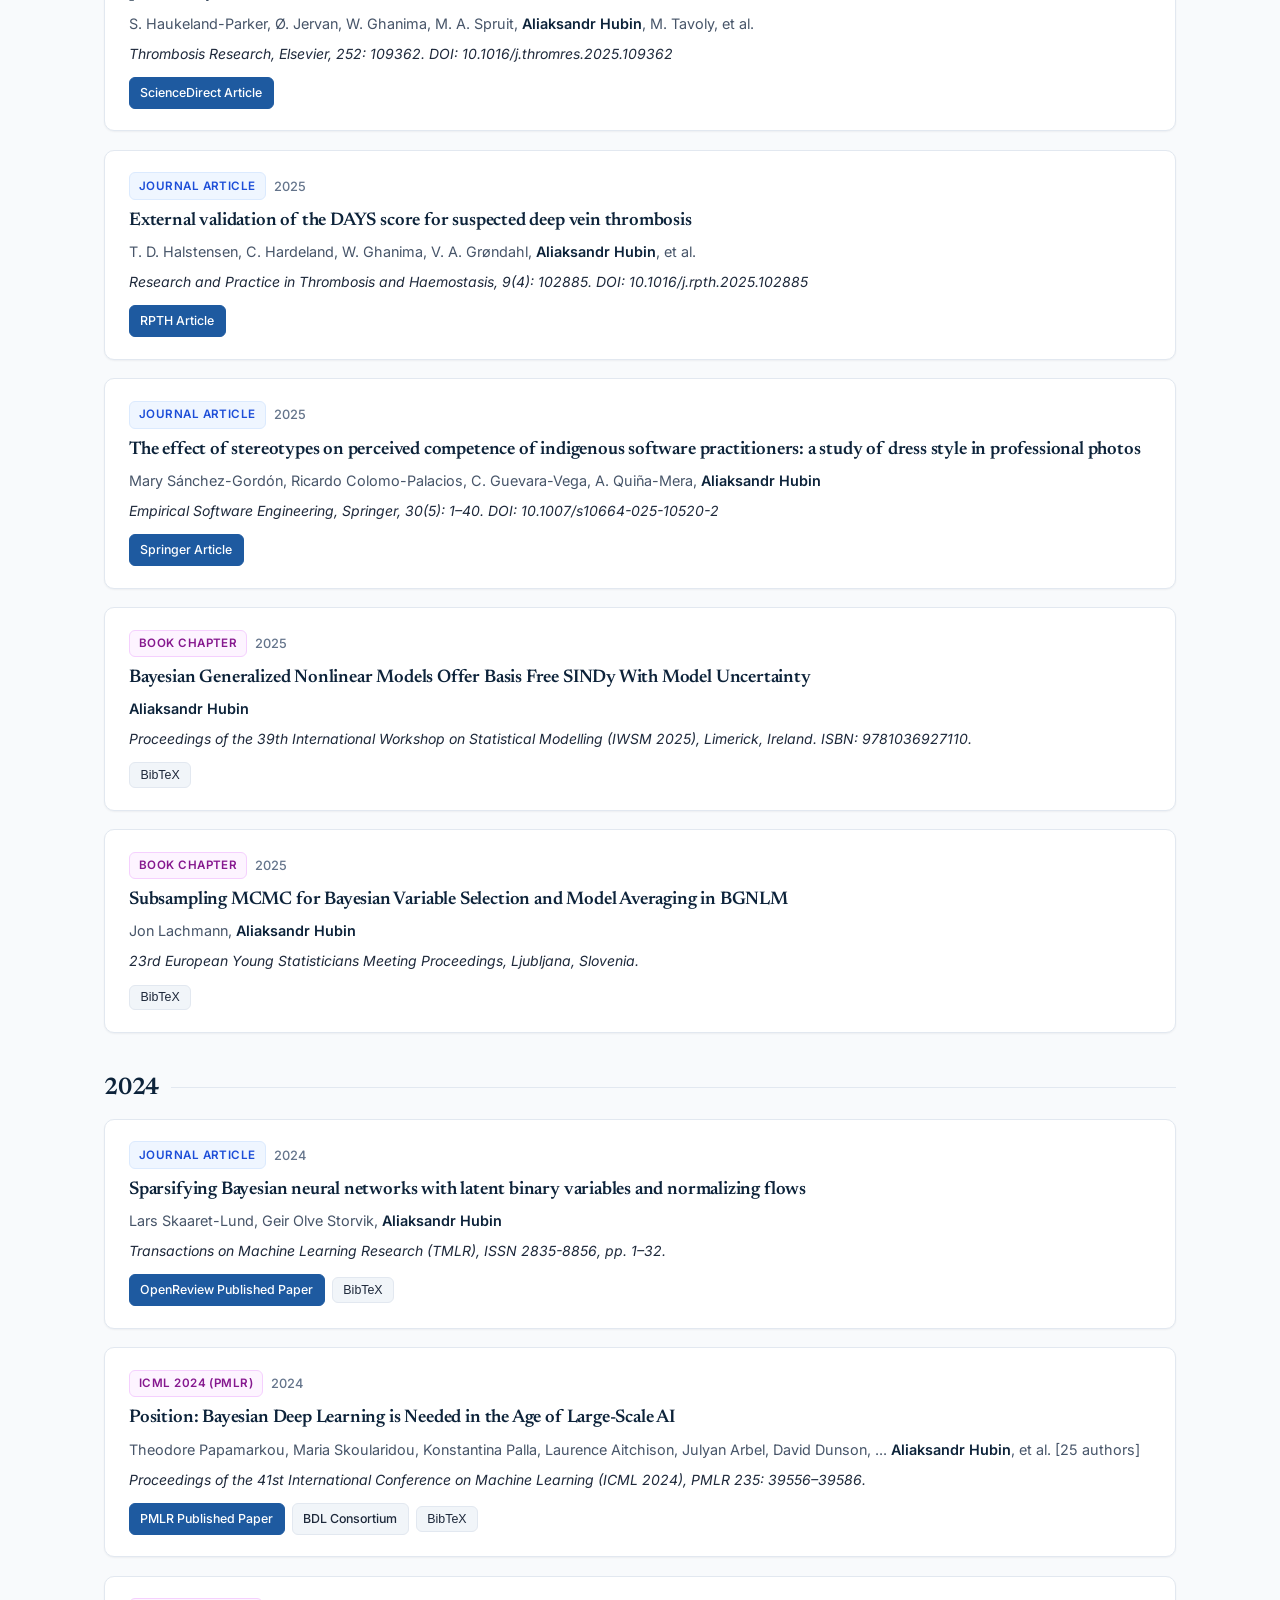
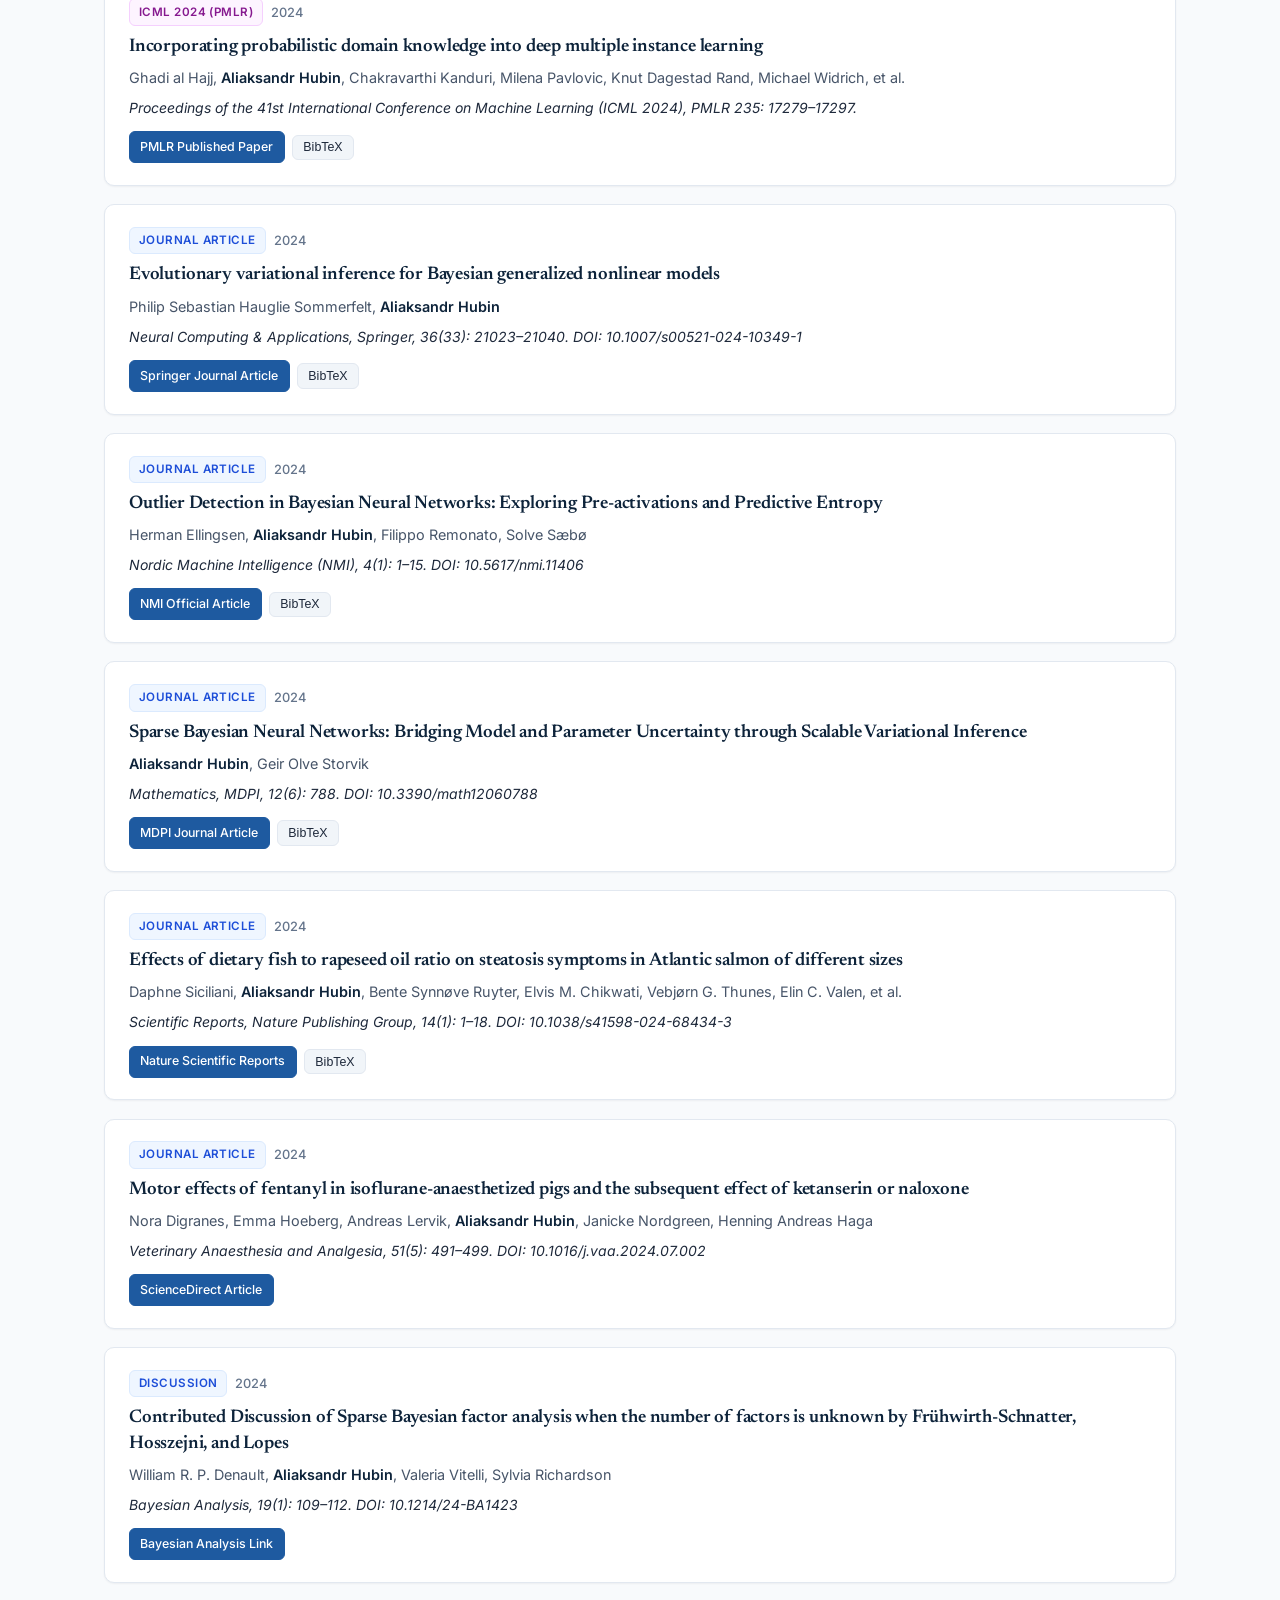
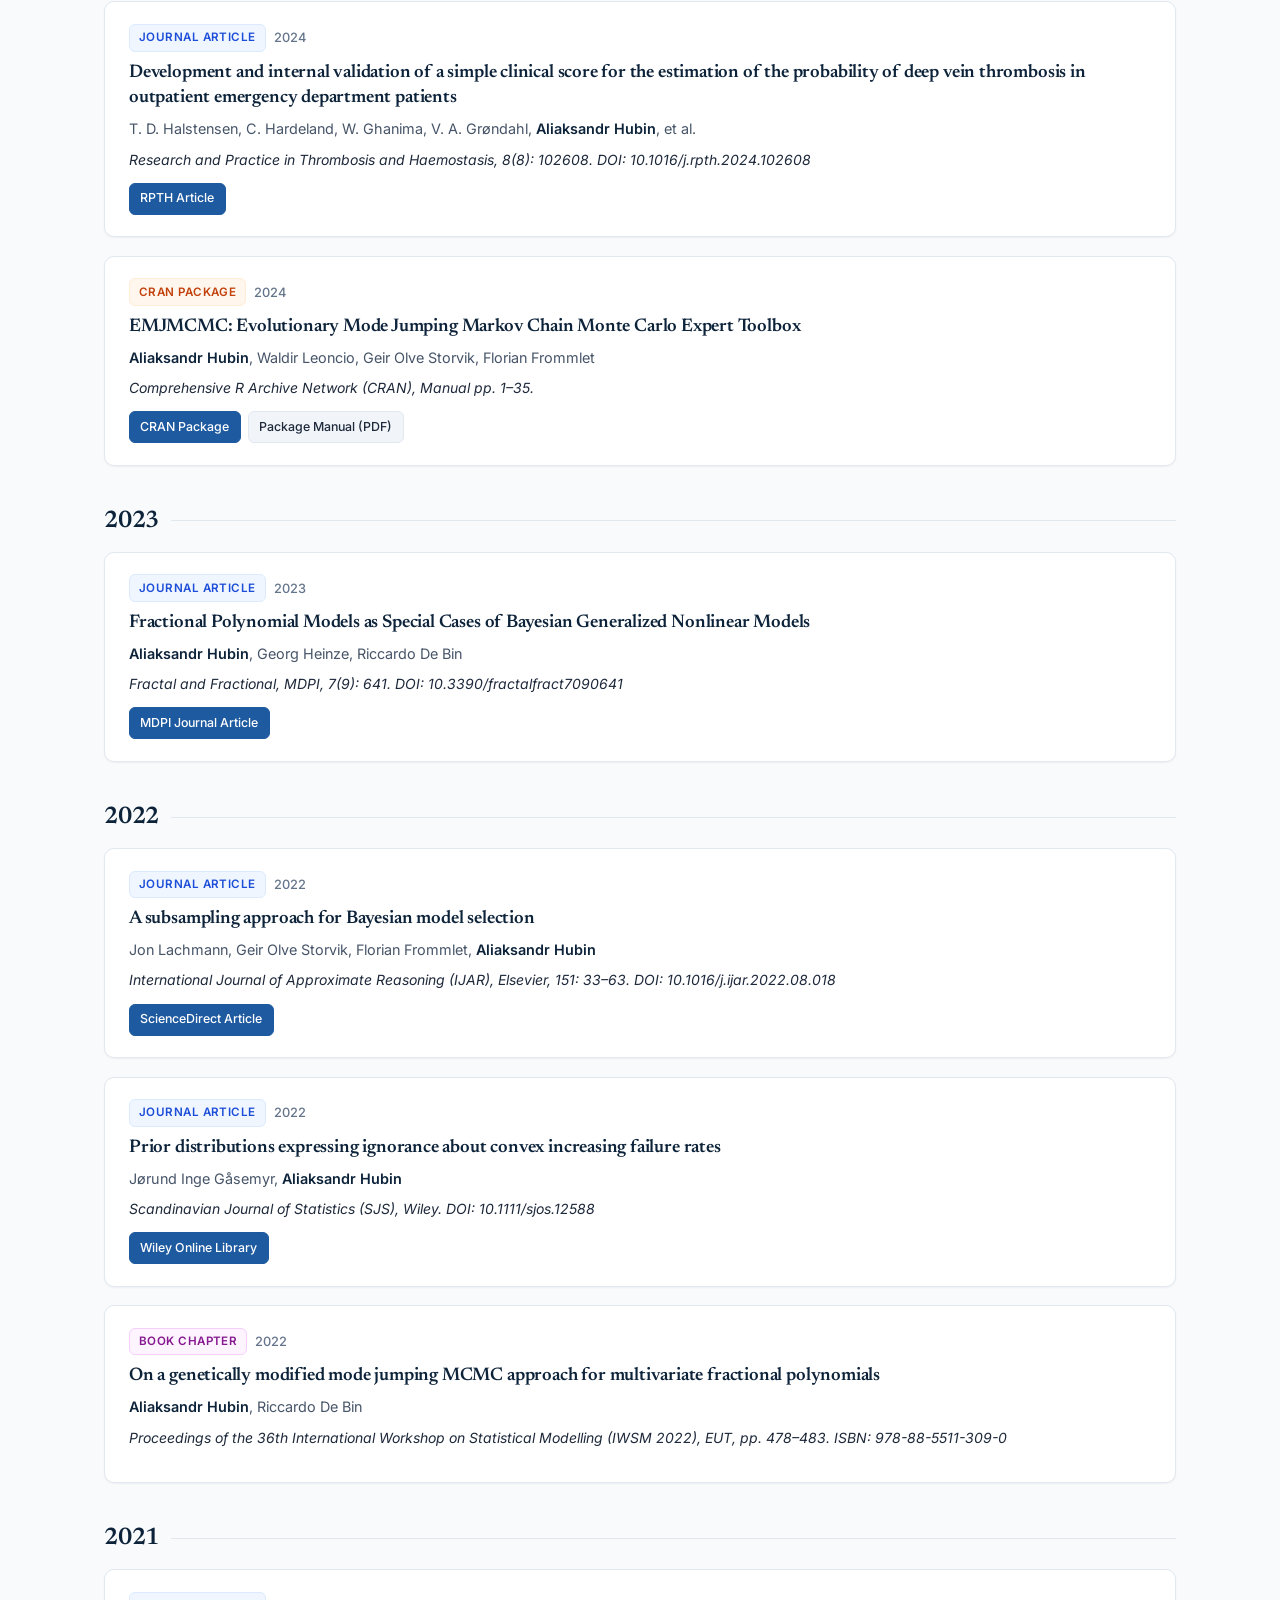
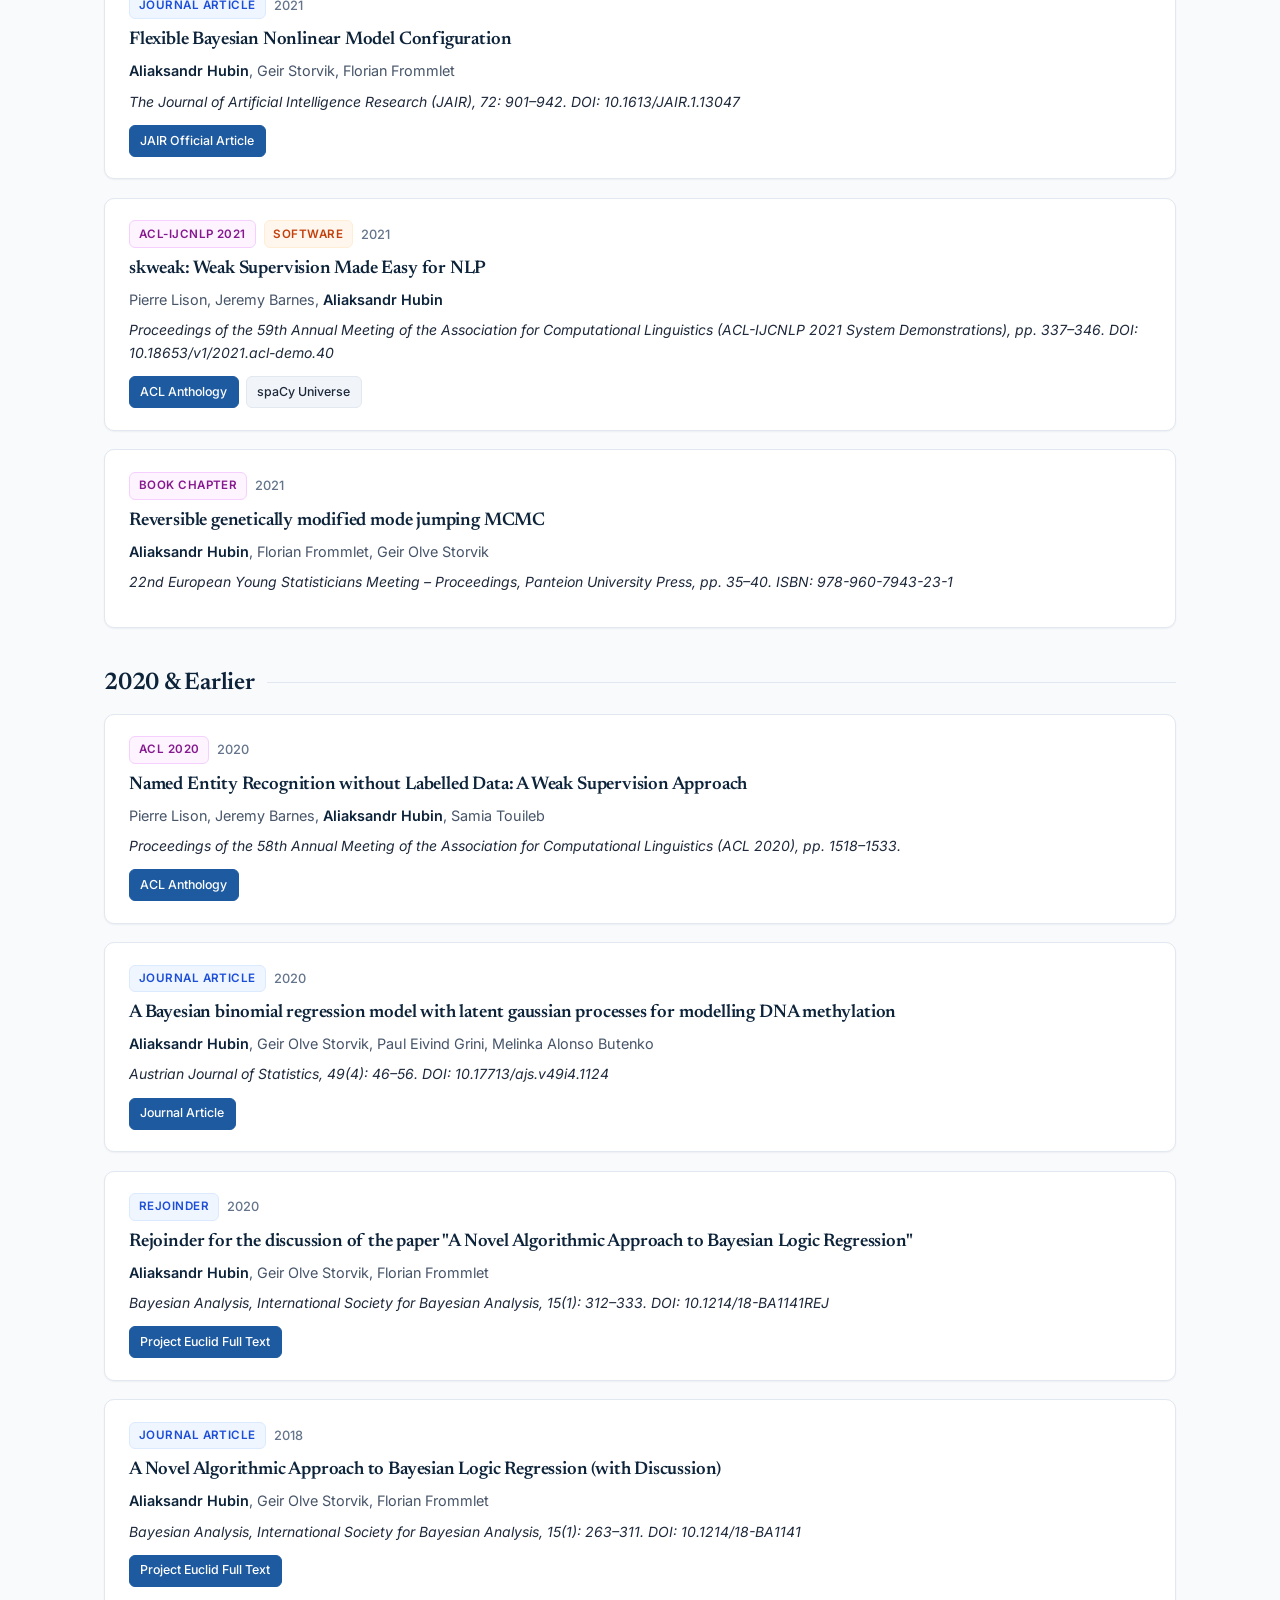
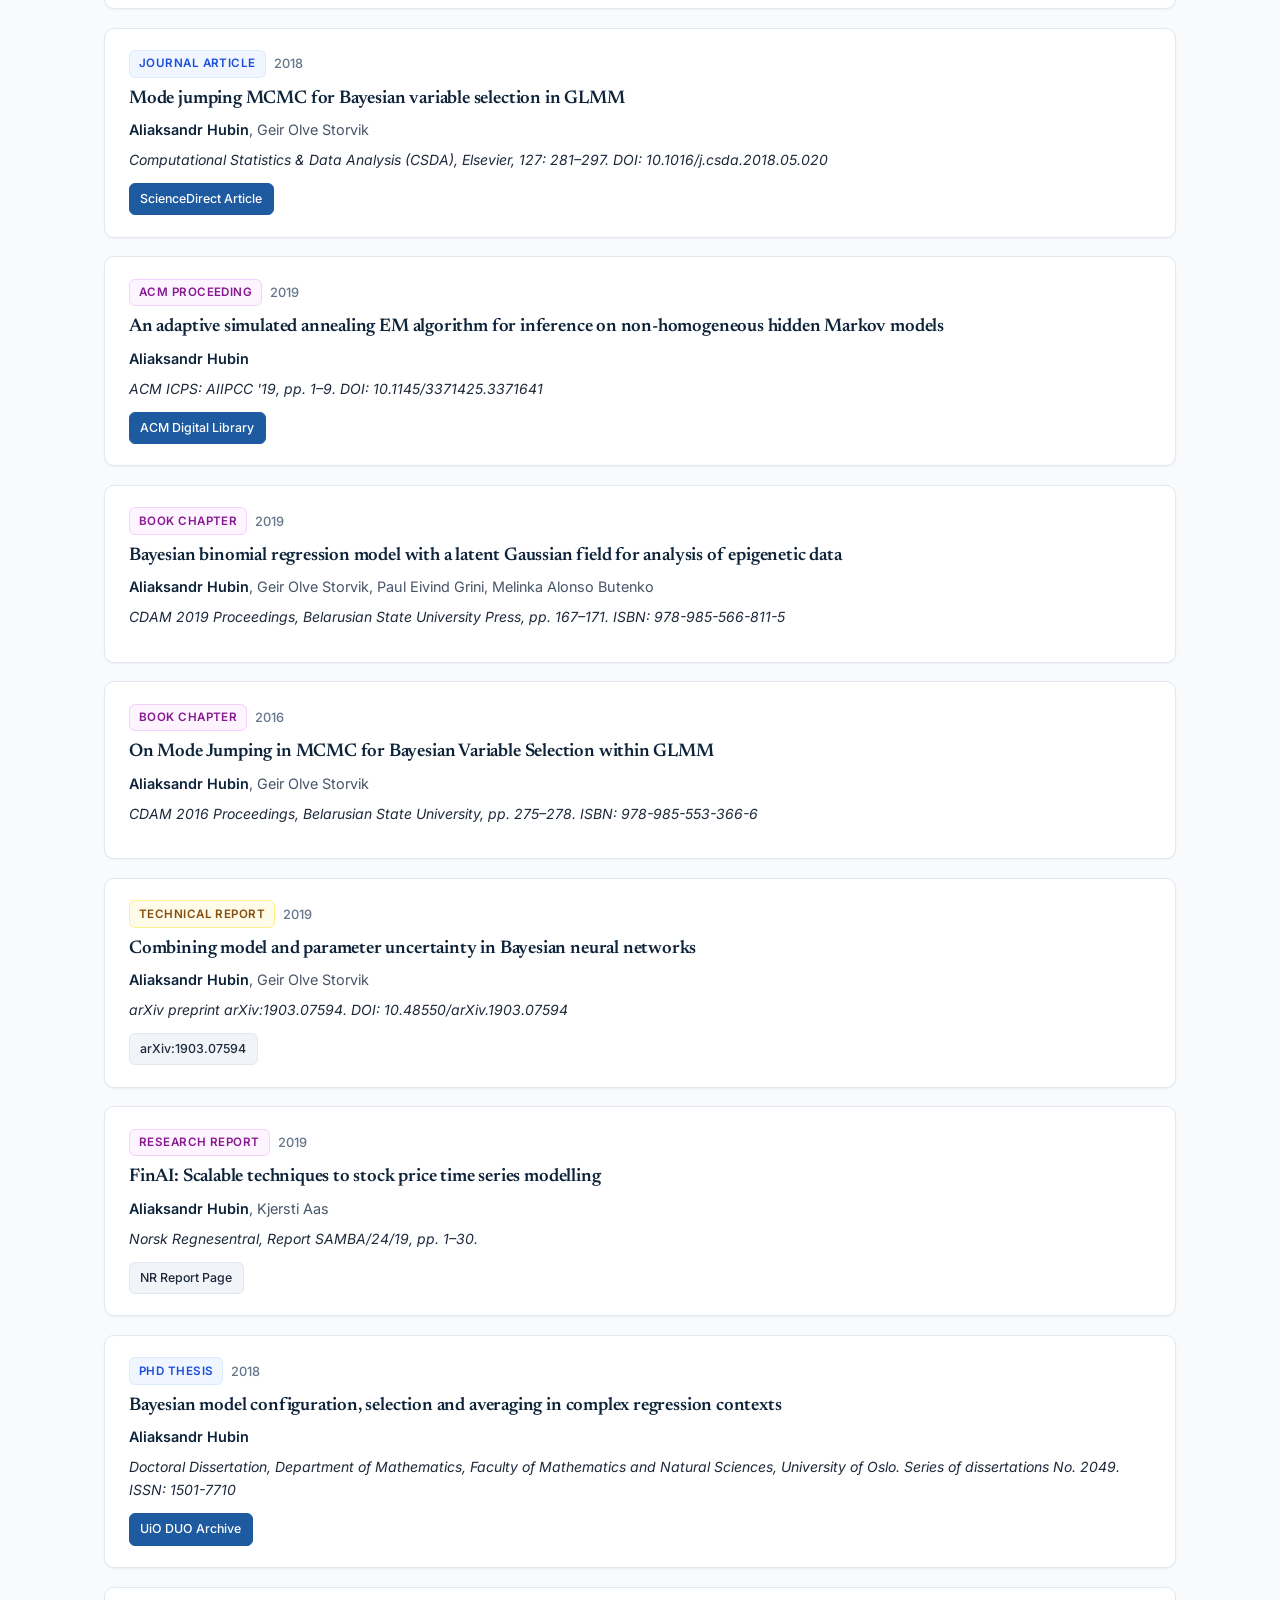
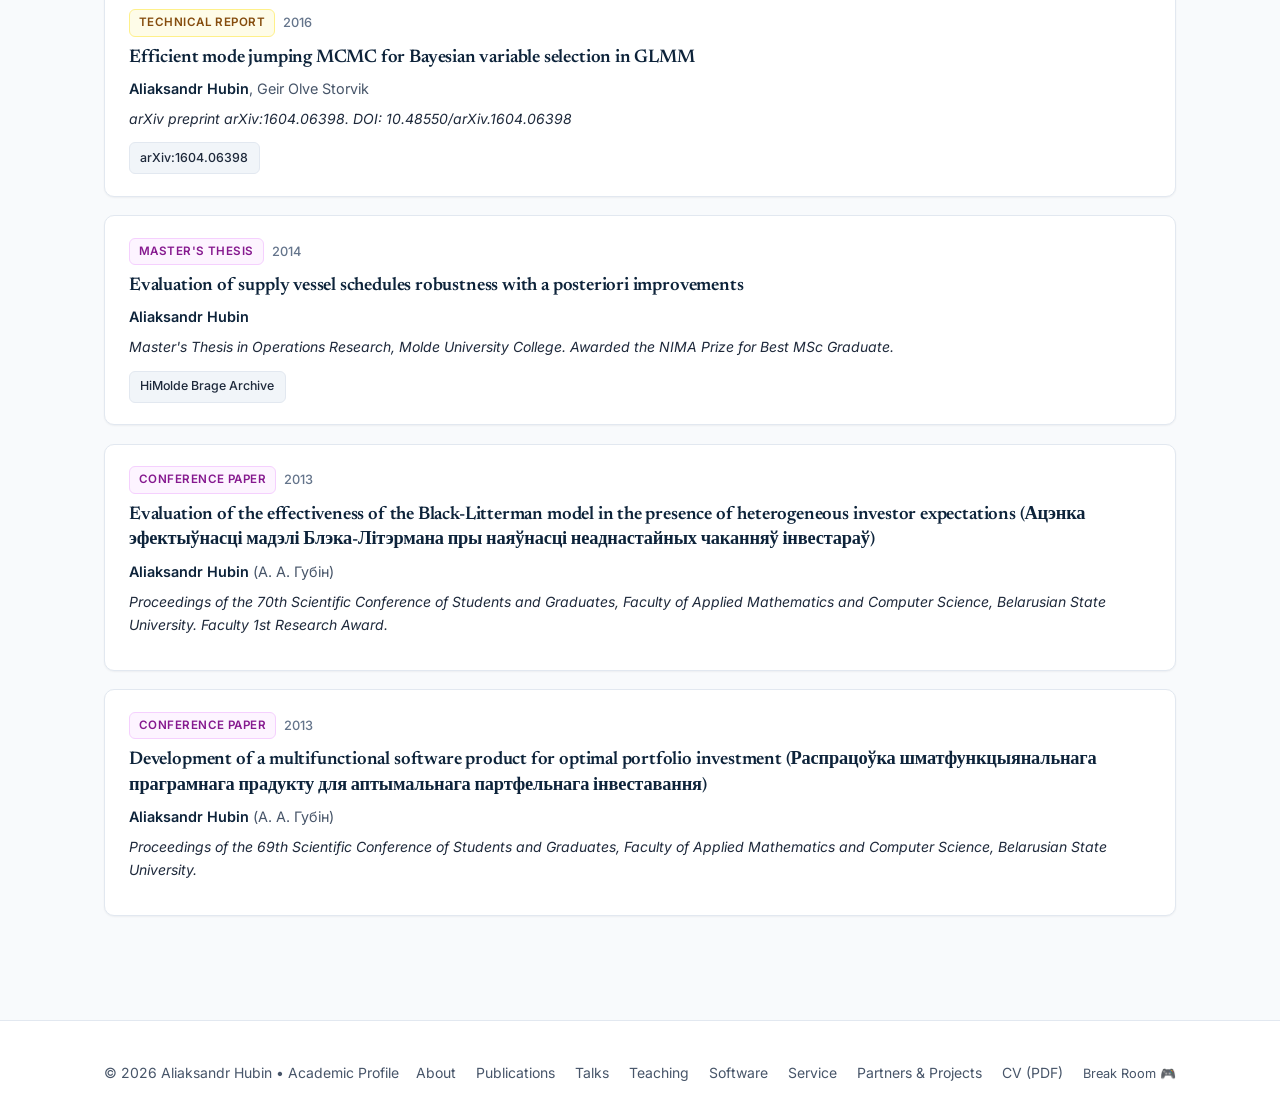
<file: publications.html>
<!DOCTYPE html>
<html lang="en">
<head>
    <meta charset="UTF-8">
    <meta name="viewport" content="width=device-width, initial-scale=1.0">
    <title>Publications &amp; Preprints | Aliaksandr Hubin</title>
    <meta name="description" content="Complete research publications, journal articles, conference papers, and software toolboxes by Aliaksandr Hubin in Bayesian statistics and machine learning.">

    <link rel="preconnect" href="https://fonts.googleapis.com">
    <link rel="preconnect" href="https://fonts.gstatic.com" crossorigin>
    <link href="https://fonts.googleapis.com/css2?family=Inter:wght@400;500;600;700&family=Newsreader:ital,opsz,wght@0,6..72,400;0,6..72,600;0,6..72,700;1,6..72,400&family=JetBrains+Mono:wght@400;500&display=swap" rel="stylesheet">

    <link rel="stylesheet" href="styles.css">
</head>
<body>

    <!-- Header Navigation -->
    <header class="site-header">
        <div class="container nav-container">
            <a href="index.html" class="brand">
                <span class="brand-name">Aliaksandr Hubin</span>
                <span class="brand-title">NMBU &amp; University of Oslo</span>
            </a>
            <button class="nav-toggle" id="navToggle" aria-label="Toggle navigation">
                <svg width="24" height="24" viewBox="0 0 24 24" fill="none" stroke="currentColor" stroke-width="2">
                    <line x1="3" y1="12" x2="21" y2="12"></line>
                    <line x1="3" y1="6" x2="21" y2="6"></line>
                    <line x1="3" y1="18" x2="21" y2="18"></line>
                </svg>
            </button>
            <nav>
                <ul class="nav-menu" id="navMenu">
                    <li><a href="index.html" class="nav-link">About</a></li>
                    <li><a href="publications.html" class="nav-link active">Publications</a></li>
                    <li><a href="talks.html" class="nav-link">Talks</a></li>
                    <li><a href="teaching.html" class="nav-link">Teaching &amp; Mentoring</a></li>
                    <li><a href="software.html" class="nav-link">Software</a></li>
                    <li><a href="service.html" class="nav-link">Service</a></li>
                    <li><a href="projects.html" class="nav-link">Partners &amp; Projects</a></li>
                    <li><a href="CV_Aliaksandr_Hubin.pdf" class="nav-link-cv" target="_blank" rel="noopener">
                        <svg width="13" height="13" viewBox="0 0 24 24" fill="none" stroke="currentColor" stroke-width="2"><path d="M14 2H6a2 2 0 0 0-2 2v16a2 2 0 0 0 2 2h12a2 2 0 0 0 2-2V8z"></path><polyline points="14 2 14 8 20 8"></polyline></svg>
                        CV (PDF)
                    </a></li>
                </ul>
            </nav>
        </div>
    </header>

    <main class="site-main">
        <div class="container">

            <div class="section-header" style="align-items: center; justify-content: space-between; flex-wrap: wrap; gap: 1rem;">
                <div>
                    <h1 style="font-size: 2.1rem; margin-bottom: 0.35rem;">Publications &amp; Preprints</h1>
                    <p style="color: var(--text-muted); font-size: 0.95rem;">
                        Peer-reviewed journal articles, conference proceedings, book chapters, and software papers. Verified via <a href="https://scholar.google.com/citations?user=Lx-G8ckAAAAJ&hl=en" target="_blank" rel="noopener">Google Scholar</a>, <a href="https://nva.sikt.no/research-profile/618922" target="_blank" rel="noopener">NVA / Cristin</a>, and academic CV.
                    </p>
                </div>
                <div>
                    <a href="CV_Aliaksandr_Hubin.pdf" class="btn-cv" target="_blank" style="margin-top:0;">
                        <svg width="15" height="15" viewBox="0 0 24 24" fill="none" stroke="currentColor" stroke-width="2"><path d="M14 2H6a2 2 0 0 0-2 2v16a2 2 0 0 0 2 2h12a2 2 0 0 0 2-2V8z"></path><polyline points="14 2 14 8 20 8"></polyline><line x1="12" y1="18" x2="12" y2="12"></line><line x1="9" y1="15" x2="12" y2="18"></line><line x1="15" y1="15" x2="12" y2="18"></line></svg>
                        Download Full CV (PDF)
                    </a>
                </div>
            </div>

            <!-- Filter and Search Bar -->
            <div class="filter-bar">
                <div class="search-box">
                    <span class="search-icon">🔍</span>
                    <input type="text" id="pubSearch" class="search-input" placeholder="Search by title, co-author, topic, or journal...">
                </div>
                <div class="filter-pills" id="filterPills">
                    <button class="filter-pill active" data-filter="all">All</button>
                    <button class="filter-pill" data-filter="journal">Journal Articles</button>
                    <button class="filter-pill" data-filter="conf">Conference &amp; Chapters</button>
                    <button class="filter-pill" data-filter="software">Software Papers</button>
                    <button class="filter-pill" data-filter="preprint">Preprints</button>
                </div>
            </div>

            <!-- Publications Container -->
            <div id="publicationsContainer">

                <!-- 2026 -->
                <div class="year-group" data-year="2026">
                    <h2 class="year-heading">2026</h2>
                    <div class="pub-list">

                        <article class="pub-card" data-category="journal">
                            <div class="pub-meta-top">
                                <span class="pub-type-badge badge-journal">Journal Article</span>
                                <span class="pub-year">2026</span>
                            </div>
                            <h3 class="pub-title">Explainable Bayesian Deep Learning through Input-skip Latent Binary Bayesian Neural Networks</h3>
                            <div class="pub-authors">Eirik Høyheim, Lars Skaaret-Lund, Solve Sæbø, <span class="author-hubin">Aliaksandr Hubin</span></div>
                            <div class="pub-venue">Journal of Artificial Intelligence Research (JAIR), Vol. 83, pp. 1–42.</div>
                            <div class="pub-links">
                                <a href="https://www.jair.org/index.php/jair/article/view/20433/27320" class="btn-pill primary" target="_blank" rel="noopener">JAIR Official Article</a>
                                <button class="btn-pill bibtex-toggle" onclick="toggleBibtex('bib-hoyheim2026')">BibTeX</button>
                            </div>
                            <pre id="bib-hoyheim2026" class="bibtex-drawer">@article{hoyheim2026explainable,
  title={Explainable Bayesian Deep Learning through Input-skip Latent Binary Bayesian Neural Networks},
  author={H{\o}yheim, Eirik and Skaaret-Lund, Lars and S{\ae}b{\o}, Solve and Hubin, Aliaksandr},
  journal={Journal of Artificial Intelligence Research},
  volume={83},
  pages={1--42},
  year={2026},
  url={https://www.jair.org/index.php/jair/article/view/20433/27320}
}</pre>
                        </article>

                        <article class="pub-card" data-category="journal software">
                            <div class="pub-meta-top">
                                <span class="pub-type-badge badge-journal">Journal Article</span>
                                <span class="pub-type-badge badge-software">Software</span>
                                <span class="pub-year">2026</span>
                            </div>
                            <h3 class="pub-title">FBMS: An R package for flexible Bayesian model selection and averaging with nonlinear models</h3>
                            <div class="pub-authors">Florian Frommlet, Jon Lachmann, Geir Olve Storvik, <span class="author-hubin">Aliaksandr Hubin</span></div>
                            <div class="pub-venue">Journal of Computational Science, Elsevier, 102947. DOI: 10.1016/j.jocs.2026.102947</div>
                            <div class="pub-links">
                                <a href="https://doi.org/10.1016/j.jocs.2026.102947" class="btn-pill primary" target="_blank" rel="noopener">Journal Article (Elsevier)</a>
                                <a href="https://cran.r-project.org/package=FBMS" class="btn-pill" target="_blank" rel="noopener">CRAN Package</a>
                                <button class="btn-pill bibtex-toggle" onclick="toggleBibtex('bib-fbms2026')">BibTeX</button>
                            </div>
                            <pre id="bib-fbms2026" class="bibtex-drawer">@article{frommlet2026fbms,
  title={FBMS: An R package for flexible Bayesian model selection and averaging with nonlinear models},
  author={Frommlet, Florian and Lachmann, Jon and Storvik, Geir Olve and Hubin, Aliaksandr},
  journal={Journal of Computational Science},
  pages={102947},
  year={2026},
  doi={10.1016/j.jocs.2026.102947}
}</pre>
                        </article>

                        <article class="pub-card" data-category="journal software">
                            <div class="pub-meta-top">
                                <span class="pub-type-badge badge-journal">Journal Article</span>
                                <span class="pub-type-badge badge-software">Software</span>
                                <span class="pub-year">2026</span>
                            </div>
                            <h3 class="pub-title">LBBNN: An R Package for Sparse and Explainable Bayesian Deep Learning with Latent Binary Bayesian Neural Networks</h3>
                            <div class="pub-authors">Lars Skaaret-Lund, Eirik Høyheim, <span class="author-hubin">Aliaksandr Hubin</span></div>
                            <div class="pub-venue">The R Journal, 18(3), RJ-2026-048.</div>
                            <div class="pub-links">
                                <a href="https://journal.r-project.org/articles/RJ-2026-048/RJ-2026-048.pdf" class="btn-pill primary" target="_blank" rel="noopener">R Journal Article (PDF)</a>
                                <a href="https://cran.r-project.org/package=LBBNN" class="btn-pill" target="_blank" rel="noopener">CRAN Package</a>
                                <button class="btn-pill bibtex-toggle" onclick="toggleBibtex('bib-lbbnn2026')">BibTeX</button>
                            </div>
                            <pre id="bib-lbbnn2026" class="bibtex-drawer">@article{skaaretlund2026lbbnn,
  title={LBBNN: An R Package for Sparse and Explainable Bayesian Deep Learning with Latent Binary Bayesian Neural Networks},
  author={Skaaret-Lund, Lars and H{\o}yheim, Eirik and Hubin, Aliaksandr},
  journal={The R Journal},
  volume={18},
  number={3},
  pages={RJ-2026-048},
  year={2026}
}</pre>
                        </article>

                        <article class="pub-card" data-category="journal">
                            <div class="pub-meta-top">
                                <span class="pub-type-badge badge-journal">Journal Article</span>
                                <span class="pub-year">2026</span>
                            </div>
                            <h3 class="pub-title">The Role of Voice and Silence Behaviors in Software Development: A Structural Equation Modeling Analysis</h3>
                            <div class="pub-authors">Mary Sánchez-Gordón, Ricardo Colomo-Palacios, Alexander S. Gordon, <span class="author-hubin">Aliaksandr Hubin</span></div>
                            <div class="pub-venue">Information and Software Technology, Elsevier, 107972. DOI: 10.1016/j.infsof.2026.107972</div>
                            <div class="pub-links">
                                <a href="https://doi.org/10.1016/j.infsof.2026.107972" class="btn-pill primary" target="_blank" rel="noopener">ScienceDirect Article</a>
                                <button class="btn-pill bibtex-toggle" onclick="toggleBibtex('bib-sanchez2026voice')">BibTeX</button>
                            </div>
                            <pre id="bib-sanchez2026voice" class="bibtex-drawer">@article{sanchez2026voice,
  title={The Role of Voice and Silence Behaviors in Software Development: A Structural Equation Modeling Analysis},
  author={S{\'a}nchez-Gord{\'o}n, Mary and Colomo-Palacios, Ricardo and Gordon, Alexander S and Hubin, Aliaksandr},
  journal={Information and Software Technology},
  pages={107972},
  year={2026},
  doi={10.1016/j.infsof.2026.107972}
}</pre>
                        </article>

                        <article class="pub-card" data-category="journal">
                            <div class="pub-meta-top">
                                <span class="pub-type-badge badge-journal">Journal Article</span>
                                <span class="pub-year">2026</span>
                            </div>
                            <h3 class="pub-title">Association between Regional Labour Analgesia and Neonatal Heart Rate Immediately after Birth</h3>
                            <div class="pub-authors">L. N. Kvenshagen, H. N. Kvenshagen, K. Holte, A. Flem Jacobsen, K. Størdal, <span class="author-hubin">Aliaksandr Hubin</span>, A. L. Solevåg</div>
                            <div class="pub-venue">Neonatology, Karger Publishers.</div>
                            <div class="pub-links">
                                <a href="https://karger.com/neo" class="btn-pill primary" target="_blank" rel="noopener">Neonatology Journal</a>
                            </div>
                        </article>

                        <article class="pub-card" data-category="journal">
                            <div class="pub-meta-top">
                                <span class="pub-type-badge badge-journal">Journal Article</span>
                                <span class="pub-year">2026</span>
                            </div>
                            <h3 class="pub-title">Machine learning for detection of subclinical mastitis: A Bayesian approach incorporating diagnostic test properties</h3>
                            <div class="pub-authors">C. Olofsson, <span class="author-hubin">Aliaksandr Hubin</span>, H. Vinje, A. Rachah, O. Reksen, C. Kielland, I. Toftaker</div>
                            <div class="pub-venue">Preventive Veterinary Medicine, Elsevier, 106791. DOI: 10.1016/j.prevetmed.2026.106791</div>
                            <div class="pub-links">
                                <a href="https://doi.org/10.1016/j.prevetmed.2026.106791" class="btn-pill primary" target="_blank" rel="noopener">ScienceDirect Article</a>
                            </div>
                        </article>

                        <article class="pub-card" data-category="journal">
                            <div class="pub-meta-top">
                                <span class="pub-type-badge badge-journal">Journal Article</span>
                                <span class="pub-year">2026</span>
                            </div>
                            <h3 class="pub-title">Nurses’ subjective workload assessed with the NASA-TLX and its relationship with the nursing activities score (NAS) and nurses’ demographic factors: a prospective cross-sectional study</h3>
                            <div class="pub-authors">A. M. Hasselgård, H. T. Larsen, A. C. Melby, S. Vullum, S. Flatland, K. A. Imsland, ... <span class="author-hubin">Aliaksandr Hubin</span>, et al.</div>
                            <div class="pub-venue">Intensive and Critical Care Nursing, Elsevier, 95: 104428. DOI: 10.1016/j.iccn.2026.104428</div>
                            <div class="pub-links">
                                <a href="https://doi.org/10.1016/j.iccn.2026.104428" class="btn-pill primary" target="_blank" rel="noopener">ScienceDirect Article</a>
                            </div>
                        </article>

                        <article class="pub-card" data-category="journal">
                            <div class="pub-meta-top">
                                <span class="pub-type-badge badge-journal">Journal Article</span>
                                <span class="pub-year">2026</span>
                            </div>
                            <h3 class="pub-title">Estimating the marginal likelihood with Integrated nested Laplace approximation (INLA)</h3>
                            <div class="pub-authors"><span class="author-hubin">Aliaksandr Hubin</span>, Geir Olve Storvik</div>
                            <div class="pub-venue">Journal of Reproducible Statistics. DOI: 10.68365/jrepstat.2026.9</div>
                            <div class="pub-links">
                                <a href="https://doi.org/10.68365/jrepstat.2026.9" class="btn-pill primary" target="_blank" rel="noopener">Journal Article</a>
                                <button class="btn-pill bibtex-toggle" onclick="toggleBibtex('bib-inla2026')">BibTeX</button>
                            </div>
                            <pre id="bib-inla2026" class="bibtex-drawer">@article{hubin2026estimating,
  title={Estimating the marginal likelihood with Integrated nested Laplace approximation (INLA)},
  author={Hubin, Aliaksandr and Storvik, Geir Olve},
  journal={Journal of Reproducible Statistics},
  year={2026},
  doi={10.68365/jrepstat.2026.9}
}</pre>
                        </article>

                        <article class="pub-card" data-category="conf">
                            <div class="pub-meta-top">
                                <span class="pub-type-badge badge-conf">Conference Proceeding</span>
                                <span class="pub-year">2026</span>
                            </div>
                            <h3 class="pub-title">Demystifying Knowledge Hiding in Software Testing: Insights from Practitioners</h3>
                            <div class="pub-authors">Mary Sánchez-Gordón, Ricardo Colomo-Palacios, Kiev Gama, <span class="author-hubin">Aliaksandr Hubin</span></div>
                            <div class="pub-venue">Proceedings of the IEEE/ACM 48th International Conference on Software Engineering: Software Engineering in Society (ICSE-SEIS 2026). DOI: 10.1145/3786581.3786937</div>
                            <div class="pub-links">
                                <a href="https://doi.org/10.1145/3786581.3786937" class="btn-pill primary" target="_blank" rel="noopener">ACM Digital Library</a>
                                <button class="btn-pill bibtex-toggle" onclick="toggleBibtex('bib-sanchez2026')">BibTeX</button>
                            </div>
                            <pre id="bib-sanchez2026" class="bibtex-drawer">@inproceedings{sanchez2026demystifying,
  title={Demystifying Knowledge Hiding in Software Testing: Insights from Practitioners},
  author={S{\'a}nchez-Gord{\'o}n, Mary and Colomo-Palacios, Ricardo and Gama, Kiev and Hubin, Aliaksandr},
  booktitle={IEEE/ACM International Conference on Software Engineering: Software Engineering in Society (ICSE-SEIS)},
  year={2026},
  doi={10.1145/3786581.3786937}
}</pre>
                        </article>

                        <article class="pub-card" data-category="conf">
                            <div class="pub-meta-top">
                                <span class="pub-type-badge badge-book">Book &amp; Proceedings</span>
                                <span class="pub-year">2026</span>
                            </div>
                            <h3 class="pub-title">Proceedings of the 40th International Workshop on Statistical Modelling (IWSM 2026)</h3>
                            <div class="pub-authors">Riccardo De Bin, Clara Bertinelli Salucci, <span class="author-hubin">Aliaksandr Hubin</span> (Eds.)</div>
                            <div class="pub-venue">International Workshop on Statistical Modelling, Oslo, Norway. ISBN: 9788255325000.</div>
                            <div class="pub-links">
                                <a href="https://www.mn.uio.no/math/english/research/groups/statistics-data-science/events/conferences/iwsm2026/proceedings/proceedings_iwsm2026_proofonline.pdf" class="btn-pill primary" target="_blank" rel="noopener">Proceedings Volume (PDF)</a>
                                <a href="https://www.mn.uio.no/math/english/research/groups/statistics-data-science/events/conferences/iwsm2026" class="btn-pill" target="_blank" rel="noopener">IWSM 2026 Site</a>
                            </div>
                        </article>

                        <article class="pub-card" data-category="conf">
                            <div class="pub-meta-top">
                                <span class="pub-type-badge badge-conf">Book Chapter</span>
                                <span class="pub-year">2026</span>
                            </div>
                            <h3 class="pub-title">Bayesian Fractional Polynomials for Optimal Dosage Estimation with Fish Nutrition Applications</h3>
                            <div class="pub-authors"><span class="author-hubin">Aliaksandr Hubin</span>, Åshild Krogdahl, Guro Løkka, Trond M. Kortner</div>
                            <div class="pub-venue">Proceedings of the 40th International Workshop on Statistical Modelling (IWSM 2026), 1(1): 301–306.</div>
                            <div class="pub-links">
                                <a href="https://www.mn.uio.no/math/english/research/groups/statistics-data-science/events/conferences/iwsm2026/proceedings/proceedings_iwsm2026_proofonline.pdf" class="btn-pill primary" target="_blank" rel="noopener">Paper in Proceedings</a>
                            </div>
                        </article>

                        <article class="pub-card" data-category="conf">
                            <div class="pub-meta-top">
                                <span class="pub-type-badge badge-conf">Book Chapter</span>
                                <span class="pub-year">2026</span>
                            </div>
                            <h3 class="pub-title">BGET: Bayesian Genetic Ensemble of Trees</h3>
                            <div class="pub-authors">Sigurd Myhre Vittersø, <span class="author-hubin">Aliaksandr Hubin</span></div>
                            <div class="pub-venue">Proceedings of the 40th International Workshop on Statistical Modelling (IWSM 2026), 1: 592–595.</div>
                            <div class="pub-links">
                                <a href="https://www.mn.uio.no/math/english/research/groups/statistics-data-science/events/conferences/iwsm2026/proceedings/proceedings_iwsm2026_proofonline.pdf" class="btn-pill primary" target="_blank" rel="noopener">Paper in Proceedings</a>
                            </div>
                        </article>

                        <article class="pub-card" data-category="conf">
                            <div class="pub-meta-top">
                                <span class="pub-type-badge badge-book">Book Contribution</span>
                                <span class="pub-year">2026</span>
                            </div>
                            <h3 class="pub-title">Handbook of Bayesian Deep Learning</h3>
                            <div class="pub-authors">BayesAI / BDL Consortium (C. Agostinelli, L. Aitchison, E. Aldea, R. Allmendinger, S. Ament, ... <span class="author-hubin">Aliaksandr Hubin</span>, et al.)</div>
                            <div class="pub-venue">Comprehensive Reference Handbook on Bayesian Deep Learning (CRC Press / Routledge &amp; BayesAI Consortium).</div>
                            <div class="pub-links">
                                <a href="https://bdlbook.org/" class="btn-pill primary" target="_blank" rel="noopener">Handbook Portal (bdlbook.org) &rarr;</a>
                                <a href="https://bdlbook.org/frontmatter/authors" class="btn-pill" target="_blank" rel="noopener">BDL Consortium Authors</a>
                                <a href="https://bayesai-isba.github.io/" class="btn-pill" target="_blank" rel="noopener">BayesAI-ISBA</a>
                            </div>
                        </article>

                        <article class="pub-card" data-category="preprint">
                            <div class="pub-meta-top">
                                <span class="pub-type-badge badge-preprint">Preprint</span>
                                <span class="pub-year">2026</span>
                            </div>
                            <h3 class="pub-title">Optimal Connectivity of Random Boolean Networks for Reservoir Computing</h3>
                            <div class="pub-authors">C. M. S. Vibe, <span class="author-hubin">Aliaksandr Hubin</span>, S. Nichele</div>
                            <div class="pub-venue">arXiv preprint arXiv:2610.33498.</div>
                            <div class="pub-links">
                                <a href="https://arxiv.org/abs/2610.33498" class="btn-pill primary" target="_blank" rel="noopener">arXiv:2610.33498</a>
                            </div>
                        </article>

                        <article class="pub-card" data-category="preprint">
                            <div class="pub-meta-top">
                                <span class="pub-type-badge badge-preprint">Preprint</span>
                                <span class="pub-year">2026</span>
                            </div>
                            <h3 class="pub-title">Benchmarking the Connectomes of Caenorhabditis elegans within the Reservoir Computing Framework</h3>
                            <div class="pub-authors">F. S. Reimers, O. H. Ramstad, <span class="author-hubin">Aliaksandr Hubin</span>, S. Nichele</div>
                            <div class="pub-venue">arXiv preprint arXiv:2609.30508.</div>
                            <div class="pub-links">
                                <a href="https://arxiv.org/abs/2609.30508" class="btn-pill primary" target="_blank" rel="noopener">arXiv:2609.30508</a>
                            </div>
                        </article>

                        <article class="pub-card" data-category="preprint">
                            <div class="pub-meta-top">
                                <span class="pub-type-badge badge-preprint">Preprint</span>
                                <span class="pub-year">2026</span>
                            </div>
                            <h3 class="pub-title">Exploring napping paradigm for Recurrent Spiking Neural Networks</h3>
                            <div class="pub-authors">Andreas Massey, Stefano Nichele, <span class="author-hubin">Aliaksandr Hubin</span></div>
                            <div class="pub-venue">arXiv preprint arXiv:2609.13927.</div>
                            <div class="pub-links">
                                <a href="https://arxiv.org/abs/2609.13927" class="btn-pill primary" target="_blank" rel="noopener">arXiv:2609.13927</a>
                            </div>
                        </article>

                        <article class="pub-card" data-category="preprint">
                            <div class="pub-meta-top">
                                <span class="pub-type-badge badge-preprint">Preprint</span>
                                <span class="pub-year">2026</span>
                            </div>
                            <h3 class="pub-title">Sleep-Based Homeostatic Regularization for Stabilizing Spike-Timing-Dependent Plasticity in Recurrent Spiking Neural Networks</h3>
                            <div class="pub-authors">Andreas Massey, <span class="author-hubin">Aliaksandr Hubin</span>, Stefano Nichele, Solve Sæbø</div>
                            <div class="pub-venue">arXiv preprint arXiv:2601.08447.</div>
                            <div class="pub-links">
                                <a href="https://arxiv.org/abs/2601.08447" class="btn-pill primary" target="_blank" rel="noopener">arXiv:2601.08447</a>
                            </div>
                        </article>

                    </div>
                </div>

                <!-- 2025 -->
                <div class="year-group" data-year="2025">
                    <h2 class="year-heading">2025</h2>
                    <div class="pub-list">

                        <article class="pub-card" data-category="journal">
                            <div class="pub-meta-top">
                                <span class="pub-type-badge badge-journal">Journal Article</span>
                                <span class="pub-year">2025</span>
                            </div>
                            <h3 class="pub-title">Safety of Heavy Resistance Exercise During Pregnancy and Postpartum: A Controlled, Prospective Cohort Study</h3>
                            <div class="pub-authors">Therese Fostervold Mathisen, <span class="author-hubin">Aliaksandr Hubin</span>, Margo Mountjoy, Jorunn Sundgot-Borgen</div>
                            <div class="pub-venue">Women in Sport &amp; Physical Activity Journal, Human Kinetics. DOI: 10.1123/wspaj.2025-0010</div>
                            <div class="pub-links">
                                <a href="https://doi.org/10.1123/wspaj.2025-0010" class="btn-pill primary" target="_blank" rel="noopener">Journal Article (Human Kinetics)</a>
                                <button class="btn-pill bibtex-toggle" onclick="toggleBibtex('bib-mathisen2025')">BibTeX</button>
                            </div>
                            <pre id="bib-mathisen2025" class="bibtex-drawer">@article{mathisen2025safety,
  title={Safety of Heavy Resistance Exercise During Pregnancy and Postpartum: A Controlled, Prospective Cohort Study},
  author={Mathisen, Therese Fostervold and Hubin, Aliaksandr and Mountjoy, Margo and Sundgot-Borgen, Jorunn},
  journal={Women in Sport \& Physical Activity Journal},
  year={2025},
  doi={10.1123/wspaj.2025-0010}
}</pre>
                        </article>

                        <article class="pub-card" data-category="journal">
                            <div class="pub-meta-top">
                                <span class="pub-type-badge badge-journal">Journal Article</span>
                                <span class="pub-year">2025</span>
                            </div>
                            <h3 class="pub-title">The effect of exercise-based rehabilitation on objective physical activity levels in patients with persistent dyspnoea following pulmonary embolism</h3>
                            <div class="pub-authors">S. Haukeland-Parker, Ø. Jervan, W. Ghanima, M. A. Spruit, <span class="author-hubin">Aliaksandr Hubin</span>, M. Tavoly, et al.</div>
                            <div class="pub-venue">Thrombosis Research, Elsevier, 252: 109362. DOI: 10.1016/j.thromres.2025.109362</div>
                            <div class="pub-links">
                                <a href="https://doi.org/10.1016/j.thromres.2025.109362" class="btn-pill primary" target="_blank" rel="noopener">ScienceDirect Article</a>
                            </div>
                        </article>

                        <article class="pub-card" data-category="journal">
                            <div class="pub-meta-top">
                                <span class="pub-type-badge badge-journal">Journal Article</span>
                                <span class="pub-year">2025</span>
                            </div>
                            <h3 class="pub-title">External validation of the DAYS score for suspected deep vein thrombosis</h3>
                            <div class="pub-authors">T. D. Halstensen, C. Hardeland, W. Ghanima, V. A. Grøndahl, <span class="author-hubin">Aliaksandr Hubin</span>, et al.</div>
                            <div class="pub-venue">Research and Practice in Thrombosis and Haemostasis, 9(4): 102885. DOI: 10.1016/j.rpth.2025.102885</div>
                            <div class="pub-links">
                                <a href="https://doi.org/10.1016/j.rpth.2025.102885" class="btn-pill primary" target="_blank" rel="noopener">RPTH Article</a>
                            </div>
                        </article>

                        <article class="pub-card" data-category="journal">
                            <div class="pub-meta-top">
                                <span class="pub-type-badge badge-journal">Journal Article</span>
                                <span class="pub-year">2025</span>
                            </div>
                            <h3 class="pub-title">The effect of stereotypes on perceived competence of indigenous software practitioners: a study of dress style in professional photos</h3>
                            <div class="pub-authors">Mary Sánchez-Gordón, Ricardo Colomo-Palacios, C. Guevara-Vega, A. Quiña-Mera, <span class="author-hubin">Aliaksandr Hubin</span></div>
                            <div class="pub-venue">Empirical Software Engineering, Springer, 30(5): 1–40. DOI: 10.1007/s10664-025-10520-2</div>
                            <div class="pub-links">
                                <a href="https://doi.org/10.1007/s10664-025-10520-2" class="btn-pill primary" target="_blank" rel="noopener">Springer Article</a>
                            </div>
                        </article>

                        <article class="pub-card" data-category="conf">
                            <div class="pub-meta-top">
                                <span class="pub-type-badge badge-conf">Book Chapter</span>
                                <span class="pub-year">2025</span>
                            </div>
                            <h3 class="pub-title">Bayesian Generalized Nonlinear Models Offer Basis Free SINDy With Model Uncertainty</h3>
                            <div class="pub-authors"><span class="author-hubin">Aliaksandr Hubin</span></div>
                            <div class="pub-venue">Proceedings of the 39th International Workshop on Statistical Modelling (IWSM 2025), Limerick, Ireland. ISBN: 9781036927110.</div>
                            <div class="pub-links">
                                <button class="btn-pill bibtex-toggle" onclick="toggleBibtex('bib-hubin2025sindy')">BibTeX</button>
                            </div>
                            <pre id="bib-hubin2025sindy" class="bibtex-drawer">@inproceedings{hubin2025sindy,
  title={Bayesian Generalized Nonlinear Models Offer Basis Free SINDy With Model Uncertainty},
  author={Hubin, Aliaksandr},
  booktitle={Proceedings of the 39th International Workshop on Statistical Modelling},
  year={2025},
  isbn={9781036927110},
  address={Limerick, Ireland}
}</pre>
                        </article>

                        <article class="pub-card" data-category="conf">
                            <div class="pub-meta-top">
                                <span class="pub-type-badge badge-conf">Book Chapter</span>
                                <span class="pub-year">2025</span>
                            </div>
                            <h3 class="pub-title">Subsampling MCMC for Bayesian Variable Selection and Model Averaging in BGNLM</h3>
                            <div class="pub-authors">Jon Lachmann, <span class="author-hubin">Aliaksandr Hubin</span></div>
                            <div class="pub-venue">23rd European Young Statisticians Meeting Proceedings, Ljubljana, Slovenia.</div>
                            <div class="pub-links">
                                <button class="btn-pill bibtex-toggle" onclick="toggleBibtex('bib-lachmann2025')">BibTeX</button>
                            </div>
                            <pre id="bib-lachmann2025" class="bibtex-drawer">@inproceedings{lachmann2025subsampling,
  title={Subsampling MCMC for Bayesian Variable Selection and Model Averaging in BGNLM},
  author={Lachmann, Jon and Hubin, Aliaksandr},
  booktitle={23rd European Young Statisticians Meeting Proceedings},
  year={2025},
  address={Ljubljana, Slovenia}
}</pre>
                        </article>

                    </div>
                </div>

                <!-- 2024 -->
                <div class="year-group" data-year="2024">
                    <h2 class="year-heading">2024</h2>
                    <div class="pub-list">

                        <article class="pub-card" data-category="journal">
                            <div class="pub-meta-top">
                                <span class="pub-type-badge badge-journal">Journal Article</span>
                                <span class="pub-year">2024</span>
                            </div>
                            <h3 class="pub-title">Sparsifying Bayesian neural networks with latent binary variables and normalizing flows</h3>
                            <div class="pub-authors">Lars Skaaret-Lund, Geir Olve Storvik, <span class="author-hubin">Aliaksandr Hubin</span></div>
                            <div class="pub-venue">Transactions on Machine Learning Research (TMLR), ISSN 2835-8856, pp. 1–32.</div>
                            <div class="pub-links">
                                <a href="https://openreview.net/forum?id=d6kqUKzG3V" class="btn-pill primary" target="_blank" rel="noopener">OpenReview Published Paper</a>
                                <button class="btn-pill bibtex-toggle" onclick="toggleBibtex('bib-skaaret2024tmlr')">BibTeX</button>
                            </div>
                            <pre id="bib-skaaret2024tmlr" class="bibtex-drawer">@article{skaaret2024sparsifying,
  title={Sparsifying Bayesian neural networks with latent binary variables and normalizing flows},
  author={Skaaret-Lund, Lars and Storvik, Geir Olve and Hubin, Aliaksandr},
  journal={Transactions on Machine Learning Research},
  pages={1--32},
  year={2024},
  url={https://openreview.net/forum?id=d6kqUKzG3V}
}</pre>
                        </article>

                        <article class="pub-card" data-category="conf">
                            <div class="pub-meta-top">
                                <span class="pub-type-badge badge-conf">ICML 2024 (PMLR)</span>
                                <span class="pub-year">2024</span>
                            </div>
                            <h3 class="pub-title">Position: Bayesian Deep Learning is Needed in the Age of Large-Scale AI</h3>
                            <div class="pub-authors">Theodore Papamarkou, Maria Skoularidou, Konstantina Palla, Laurence Aitchison, Julyan Arbel, David Dunson, ... <span class="author-hubin">Aliaksandr Hubin</span>, et al. [25 authors]</div>
                            <div class="pub-venue">Proceedings of the 41st International Conference on Machine Learning (ICML 2024), PMLR 235: 39556–39586.</div>
                            <div class="pub-links">
                                <a href="https://proceedings.mlr.press/v235/papamarkou24b.html" class="btn-pill primary" target="_blank" rel="noopener">PMLR Published Paper</a>
                                <a href="https://bdlbook.org/" class="btn-pill" target="_blank" rel="noopener">BDL Consortium</a>
                                <button class="btn-pill bibtex-toggle" onclick="toggleBibtex('bib-papamarkou2024')">BibTeX</button>
                            </div>
                            <pre id="bib-papamarkou2024" class="bibtex-drawer">@inproceedings{papamarkou2024position,
  title={Position: Bayesian Deep Learning is Needed in the Age of Large-Scale AI},
  author={Papamarkou, Theodore and Skoularidou, Maria and Palla, Konstantina and Aitchison, Laurence and Arbel, Julyan and Dunson, David and Hubin, Aliaksandr and others},
  booktitle={International Conference on Machine Learning},
  pages={39556--39586},
  year={2024},
  organization={PMLR}
}</pre>
                        </article>

                        <article class="pub-card" data-category="conf">
                            <div class="pub-meta-top">
                                <span class="pub-type-badge badge-conf">ICML 2024 (PMLR)</span>
                                <span class="pub-year">2024</span>
                            </div>
                            <h3 class="pub-title">Incorporating probabilistic domain knowledge into deep multiple instance learning</h3>
                            <div class="pub-authors">Ghadi al Hajj, <span class="author-hubin">Aliaksandr Hubin</span>, Chakravarthi Kanduri, Milena Pavlovic, Knut Dagestad Rand, Michael Widrich, et al.</div>
                            <div class="pub-venue">Proceedings of the 41st International Conference on Machine Learning (ICML 2024), PMLR 235: 17279–17297.</div>
                            <div class="pub-links">
                                <a href="https://proceedings.mlr.press/v235/hajj24a.html" class="btn-pill primary" target="_blank" rel="noopener">PMLR Published Paper</a>
                                <button class="btn-pill bibtex-toggle" onclick="toggleBibtex('bib-alhajj2024')">BibTeX</button>
                            </div>
                            <pre id="bib-alhajj2024" class="bibtex-drawer">@inproceedings{alhajj2024incorporating,
  title={Incorporating probabilistic domain knowledge into deep multiple instance learning},
  author={al Hajj, Ghadi and Hubin, Aliaksandr and Kanduri, Chakravarthi and Pavlovic, Milena and Rand, Knut Dagestad and Widrich, Michael and others},
  booktitle={International Conference on Machine Learning},
  pages={17279--17297},
  year={2024},
  organization={PMLR}
}</pre>
                        </article>

                        <article class="pub-card" data-category="journal">
                            <div class="pub-meta-top">
                                <span class="pub-type-badge badge-journal">Journal Article</span>
                                <span class="pub-year">2024</span>
                            </div>
                            <h3 class="pub-title">Evolutionary variational inference for Bayesian generalized nonlinear models</h3>
                            <div class="pub-authors">Philip Sebastian Hauglie Sommerfelt, <span class="author-hubin">Aliaksandr Hubin</span></div>
                            <div class="pub-venue">Neural Computing &amp; Applications, Springer, 36(33): 21023–21040. DOI: 10.1007/s00521-024-10349-1</div>
                            <div class="pub-links">
                                <a href="https://doi.org/10.1007/s00521-024-10349-1" class="btn-pill primary" target="_blank" rel="noopener">Springer Journal Article</a>
                                <button class="btn-pill bibtex-toggle" onclick="toggleBibtex('bib-sommerfelt2024')">BibTeX</button>
                            </div>
                            <pre id="bib-sommerfelt2024" class="bibtex-drawer">@article{sommerfelt2024evolutionary,
  title={Evolutionary variational inference for Bayesian generalized nonlinear models},
  author={Sommerfelt, Philip Sebastian Hauglie and Hubin, Aliaksandr},
  journal={Neural Computing and Applications},
  volume={36},
  number={33},
  pages={21023--21040},
  year={2024},
  doi={10.1007/s00521-024-10349-1}
}</pre>
                        </article>

                        <article class="pub-card" data-category="journal">
                            <div class="pub-meta-top">
                                <span class="pub-type-badge badge-journal">Journal Article</span>
                                <span class="pub-year">2024</span>
                            </div>
                            <h3 class="pub-title">Outlier Detection in Bayesian Neural Networks: Exploring Pre-activations and Predictive Entropy</h3>
                            <div class="pub-authors">Herman Ellingsen, <span class="author-hubin">Aliaksandr Hubin</span>, Filippo Remonato, Solve Sæbø</div>
                            <div class="pub-venue">Nordic Machine Intelligence (NMI), 4(1): 1–15. DOI: 10.5617/nmi.11406</div>
                            <div class="pub-links">
                                <a href="https://journals.uio.no/NMI/article/view/11406" class="btn-pill primary" target="_blank" rel="noopener">NMI Official Article</a>
                                <button class="btn-pill bibtex-toggle" onclick="toggleBibtex('bib-ellingsen2024')">BibTeX</button>
                            </div>
                            <pre id="bib-ellingsen2024" class="bibtex-drawer">@article{ellingsen2024outlier,
  title={Outlier Detection in Bayesian Neural Networks: Exploring Pre-activations and Predictive Entropy},
  author={Ellingsen, Herman and Hubin, Aliaksandr and Remonato, Filippo and S{\ae}b{\o}, Solve},
  journal={Nordic Machine Intelligence},
  volume={4},
  number={1},
  pages={1--15},
  year={2024},
  doi={10.5617/nmi.11406}
}</pre>
                        </article>

                        <article class="pub-card" data-category="journal">
                            <div class="pub-meta-top">
                                <span class="pub-type-badge badge-journal">Journal Article</span>
                                <span class="pub-year">2024</span>
                            </div>
                            <h3 class="pub-title">Sparse Bayesian Neural Networks: Bridging Model and Parameter Uncertainty through Scalable Variational Inference</h3>
                            <div class="pub-authors"><span class="author-hubin">Aliaksandr Hubin</span>, Geir Olve Storvik</div>
                            <div class="pub-venue">Mathematics, MDPI, 12(6): 788. DOI: 10.3390/math12060788</div>
                            <div class="pub-links">
                                <a href="https://doi.org/10.3390/math12060788" class="btn-pill primary" target="_blank" rel="noopener">MDPI Journal Article</a>
                                <button class="btn-pill bibtex-toggle" onclick="toggleBibtex('bib-hubin2024math')">BibTeX</button>
                            </div>
                            <pre id="bib-hubin2024math" class="bibtex-drawer">@article{hubin2024sparse,
  title={Sparse Bayesian Neural Networks: Bridging Model and Parameter Uncertainty through Scalable Variational Inference},
  author={Hubin, Aliaksandr and Storvik, Geir Olve},
  journal={Mathematics},
  volume={12},
  number={6},
  pages={788},
  year={2024},
  doi={10.3390/math12060788}
}</pre>
                        </article>

                        <article class="pub-card" data-category="journal">
                            <div class="pub-meta-top">
                                <span class="pub-type-badge badge-journal">Journal Article</span>
                                <span class="pub-year">2024</span>
                            </div>
                            <h3 class="pub-title">Effects of dietary fish to rapeseed oil ratio on steatosis symptoms in Atlantic salmon of different sizes</h3>
                            <div class="pub-authors">Daphne Siciliani, <span class="author-hubin">Aliaksandr Hubin</span>, Bente Synnøve Ruyter, Elvis M. Chikwati, Vebjørn G. Thunes, Elin C. Valen, et al.</div>
                            <div class="pub-venue">Scientific Reports, Nature Publishing Group, 14(1): 1–18. DOI: 10.1038/s41598-024-68434-3</div>
                            <div class="pub-links">
                                <a href="https://doi.org/10.1038/s41598-024-68434-3" class="btn-pill primary" target="_blank" rel="noopener">Nature Scientific Reports</a>
                                <button class="btn-pill bibtex-toggle" onclick="toggleBibtex('bib-siciliani2024')">BibTeX</button>
                            </div>
                            <pre id="bib-siciliani2024" class="bibtex-drawer">@article{siciliani2024effects,
  title={Effects of dietary fish to rapeseed oil ratio on steatosis symptoms in Atlantic salmon of different sizes},
  author={Siciliani, Daphne and Hubin, Aliaksandr and Ruyter, Bente Synn{\o}ve and Chikwati, Elvis M and others},
  journal={Scientific Reports},
  volume={14},
  number={1},
  pages={1--18},
  year={2024},
  doi={10.1038/s41598-024-68434-3}
}</pre>
                        </article>

                        <article class="pub-card" data-category="journal">
                            <div class="pub-meta-top">
                                <span class="pub-type-badge badge-journal">Journal Article</span>
                                <span class="pub-year">2024</span>
                            </div>
                            <h3 class="pub-title">Motor effects of fentanyl in isoflurane-anaesthetized pigs and the subsequent effect of ketanserin or naloxone</h3>
                            <div class="pub-authors">Nora Digranes, Emma Hoeberg, Andreas Lervik, <span class="author-hubin">Aliaksandr Hubin</span>, Janicke Nordgreen, Henning Andreas Haga</div>
                            <div class="pub-venue">Veterinary Anaesthesia and Analgesia, 51(5): 491–499. DOI: 10.1016/j.vaa.2024.07.002</div>
                            <div class="pub-links">
                                <a href="https://doi.org/10.1016/j.vaa.2024.07.002" class="btn-pill primary" target="_blank" rel="noopener">ScienceDirect Article</a>
                            </div>
                        </article>

                        <article class="pub-card" data-category="journal">
                            <div class="pub-meta-top">
                                <span class="pub-type-badge badge-journal">Discussion</span>
                                <span class="pub-year">2024</span>
                            </div>
                            <h3 class="pub-title">Contributed Discussion of Sparse Bayesian factor analysis when the number of factors is unknown by Frühwirth-Schnatter, Hosszejni, and Lopes</h3>
                            <div class="pub-authors">William R. P. Denault, <span class="author-hubin">Aliaksandr Hubin</span>, Valeria Vitelli, Sylvia Richardson</div>
                            <div class="pub-venue">Bayesian Analysis, 19(1): 109–112. DOI: 10.1214/24-BA1423</div>
                            <div class="pub-links">
                                <a href="https://doi.org/10.1214/24-BA1423" class="btn-pill primary" target="_blank" rel="noopener">Bayesian Analysis Link</a>
                            </div>
                        </article>

                        <article class="pub-card" data-category="journal">
                            <div class="pub-meta-top">
                                <span class="pub-type-badge badge-journal">Journal Article</span>
                                <span class="pub-year">2024</span>
                            </div>
                            <h3 class="pub-title">Development and internal validation of a simple clinical score for the estimation of the probability of deep vein thrombosis in outpatient emergency department patients</h3>
                            <div class="pub-authors">T. D. Halstensen, C. Hardeland, W. Ghanima, V. A. Grøndahl, <span class="author-hubin">Aliaksandr Hubin</span>, et al.</div>
                            <div class="pub-venue">Research and Practice in Thrombosis and Haemostasis, 8(8): 102608. DOI: 10.1016/j.rpth.2024.102608</div>
                            <div class="pub-links">
                                <a href="https://doi.org/10.1016/j.rpth.2024.102608" class="btn-pill primary" target="_blank" rel="noopener">RPTH Article</a>
                            </div>
                        </article>

                        <article class="pub-card" data-category="software">
                            <div class="pub-meta-top">
                                <span class="pub-type-badge badge-software">CRAN Package</span>
                                <span class="pub-year">2024</span>
                            </div>
                            <h3 class="pub-title">EMJMCMC: Evolutionary Mode Jumping Markov Chain Monte Carlo Expert Toolbox</h3>
                            <div class="pub-authors"><span class="author-hubin">Aliaksandr Hubin</span>, Waldir Leoncio, Geir Olve Storvik, Florian Frommlet</div>
                            <div class="pub-venue">Comprehensive R Archive Network (CRAN), Manual pp. 1–35.</div>
                            <div class="pub-links">
                                <a href="https://cran.r-project.org/package=EMJMCMC" class="btn-pill primary" target="_blank" rel="noopener">CRAN Package</a>
                                <a href="https://cran.r-project.org/web/packages/EMJMCMC/EMJMCMC.pdf" class="btn-pill" target="_blank" rel="noopener">Package Manual (PDF)</a>
                            </div>
                        </article>

                    </div>
                </div>

                <!-- 2023 -->
                <div class="year-group" data-year="2023">
                    <h2 class="year-heading">2023</h2>
                    <div class="pub-list">

                        <article class="pub-card" data-category="journal">
                            <div class="pub-meta-top">
                                <span class="pub-type-badge badge-journal">Journal Article</span>
                                <span class="pub-year">2023</span>
                            </div>
                            <h3 class="pub-title">Fractional Polynomial Models as Special Cases of Bayesian Generalized Nonlinear Models</h3>
                            <div class="pub-authors"><span class="author-hubin">Aliaksandr Hubin</span>, Georg Heinze, Riccardo De Bin</div>
                            <div class="pub-venue">Fractal and Fractional, MDPI, 7(9): 641. DOI: 10.3390/fractalfract7090641</div>
                            <div class="pub-links">
                                <a href="https://doi.org/10.3390/fractalfract7090641" class="btn-pill primary" target="_blank" rel="noopener">MDPI Journal Article</a>
                            </div>
                        </article>

                    </div>
                </div>

                <!-- 2022 -->
                <div class="year-group" data-year="2022">
                    <h2 class="year-heading">2022</h2>
                    <div class="pub-list">

                        <article class="pub-card" data-category="journal">
                            <div class="pub-meta-top">
                                <span class="pub-type-badge badge-journal">Journal Article</span>
                                <span class="pub-year">2022</span>
                            </div>
                            <h3 class="pub-title">A subsampling approach for Bayesian model selection</h3>
                            <div class="pub-authors">Jon Lachmann, Geir Olve Storvik, Florian Frommlet, <span class="author-hubin">Aliaksandr Hubin</span></div>
                            <div class="pub-venue">International Journal of Approximate Reasoning (IJAR), Elsevier, 151: 33–63. DOI: 10.1016/j.ijar.2022.08.018</div>
                            <div class="pub-links">
                                <a href="https://doi.org/10.1016/j.ijar.2022.08.018" class="btn-pill primary" target="_blank" rel="noopener">ScienceDirect Article</a>
                            </div>
                        </article>

                        <article class="pub-card" data-category="journal">
                            <div class="pub-meta-top">
                                <span class="pub-type-badge badge-journal">Journal Article</span>
                                <span class="pub-year">2022</span>
                            </div>
                            <h3 class="pub-title">Prior distributions expressing ignorance about convex increasing failure rates</h3>
                            <div class="pub-authors">Jørund Inge Gåsemyr, <span class="author-hubin">Aliaksandr Hubin</span></div>
                            <div class="pub-venue">Scandinavian Journal of Statistics (SJS), Wiley. DOI: 10.1111/sjos.12588</div>
                            <div class="pub-links">
                                <a href="https://doi.org/10.1111/sjos.12588" class="btn-pill primary" target="_blank" rel="noopener">Wiley Online Library</a>
                            </div>
                        </article>

                        <article class="pub-card" data-category="conf">
                            <div class="pub-meta-top">
                                <span class="pub-type-badge badge-conf">Book Chapter</span>
                                <span class="pub-year">2022</span>
                            </div>
                            <h3 class="pub-title">On a genetically modified mode jumping MCMC approach for multivariate fractional polynomials</h3>
                            <div class="pub-authors"><span class="author-hubin">Aliaksandr Hubin</span>, Riccardo De Bin</div>
                            <div class="pub-venue">Proceedings of the 36th International Workshop on Statistical Modelling (IWSM 2022), EUT, pp. 478–483. ISBN: 978-88-5511-309-0</div>
                        </article>

                    </div>
                </div>

                <!-- 2021 -->
                <div class="year-group" data-year="2021">
                    <h2 class="year-heading">2021</h2>
                    <div class="pub-list">

                        <article class="pub-card" data-category="journal">
                            <div class="pub-meta-top">
                                <span class="pub-type-badge badge-journal">Journal Article</span>
                                <span class="pub-year">2021</span>
                            </div>
                            <h3 class="pub-title">Flexible Bayesian Nonlinear Model Configuration</h3>
                            <div class="pub-authors"><span class="author-hubin">Aliaksandr Hubin</span>, Geir Storvik, Florian Frommlet</div>
                            <div class="pub-venue">The Journal of Artificial Intelligence Research (JAIR), 72: 901–942. DOI: 10.1613/JAIR.1.13047</div>
                            <div class="pub-links">
                                <a href="https://doi.org/10.1613/JAIR.1.13047" class="btn-pill primary" target="_blank" rel="noopener">JAIR Official Article</a>
                            </div>
                        </article>

                        <article class="pub-card" data-category="conf software">
                            <div class="pub-meta-top">
                                <span class="pub-type-badge badge-conf">ACL-IJCNLP 2021</span>
                                <span class="pub-type-badge badge-software">Software</span>
                                <span class="pub-year">2021</span>
                            </div>
                            <h3 class="pub-title">skweak: Weak Supervision Made Easy for NLP</h3>
                            <div class="pub-authors">Pierre Lison, Jeremy Barnes, <span class="author-hubin">Aliaksandr Hubin</span></div>
                            <div class="pub-venue">Proceedings of the 59th Annual Meeting of the Association for Computational Linguistics (ACL-IJCNLP 2021 System Demonstrations), pp. 337–346. DOI: 10.18653/v1/2021.acl-demo.40</div>
                            <div class="pub-links">
                                <a href="https://doi.org/10.18653/v1/2021.acl-demo.40" class="btn-pill primary" target="_blank" rel="noopener">ACL Anthology</a>
                                <a href="https://spacy.io/universe/project/skweak" class="btn-pill" target="_blank" rel="noopener">spaCy Universe</a>
                            </div>
                        </article>

                        <article class="pub-card" data-category="conf">
                            <div class="pub-meta-top">
                                <span class="pub-type-badge badge-conf">Book Chapter</span>
                                <span class="pub-year">2021</span>
                            </div>
                            <h3 class="pub-title">Reversible genetically modified mode jumping MCMC</h3>
                            <div class="pub-authors"><span class="author-hubin">Aliaksandr Hubin</span>, Florian Frommlet, Geir Olve Storvik</div>
                            <div class="pub-venue">22nd European Young Statisticians Meeting – Proceedings, Panteion University Press, pp. 35–40. ISBN: 978-960-7943-23-1</div>
                        </article>

                    </div>
                </div>

                <!-- 2020 & Earlier -->
                <div class="year-group" data-year="2020-earlier">
                    <h2 class="year-heading">2020 &amp; Earlier</h2>
                    <div class="pub-list">

                        <article class="pub-card" data-category="conf">
                            <div class="pub-meta-top">
                                <span class="pub-type-badge badge-conf">ACL 2020</span>
                                <span class="pub-year">2020</span>
                            </div>
                            <h3 class="pub-title">Named Entity Recognition without Labelled Data: A Weak Supervision Approach</h3>
                            <div class="pub-authors">Pierre Lison, Jeremy Barnes, <span class="author-hubin">Aliaksandr Hubin</span>, Samia Touileb</div>
                            <div class="pub-venue">Proceedings of the 58th Annual Meeting of the Association for Computational Linguistics (ACL 2020), pp. 1518–1533.</div>
                            <div class="pub-links">
                                <a href="https://aclanthology.org/2020.acl-main.139/" class="btn-pill primary" target="_blank" rel="noopener">ACL Anthology</a>
                            </div>
                        </article>

                        <article class="pub-card" data-category="journal">
                            <div class="pub-meta-top">
                                <span class="pub-type-badge badge-journal">Journal Article</span>
                                <span class="pub-year">2020</span>
                            </div>
                            <h3 class="pub-title">A Bayesian binomial regression model with latent gaussian processes for modelling DNA methylation</h3>
                            <div class="pub-authors"><span class="author-hubin">Aliaksandr Hubin</span>, Geir Olve Storvik, Paul Eivind Grini, Melinka Alonso Butenko</div>
                            <div class="pub-venue">Austrian Journal of Statistics, 49(4): 46–56. DOI: 10.17713/ajs.v49i4.1124</div>
                            <div class="pub-links">
                                <a href="https://doi.org/10.17713/ajs.v49i4.1124" class="btn-pill primary" target="_blank" rel="noopener">Journal Article</a>
                            </div>
                        </article>

                        <article class="pub-card" data-category="journal">
                            <div class="pub-meta-top">
                                <span class="pub-type-badge badge-journal">Rejoinder</span>
                                <span class="pub-year">2020</span>
                            </div>
                            <h3 class="pub-title">Rejoinder for the discussion of the paper "A Novel Algorithmic Approach to Bayesian Logic Regression"</h3>
                            <div class="pub-authors"><span class="author-hubin">Aliaksandr Hubin</span>, Geir Olve Storvik, Florian Frommlet</div>
                            <div class="pub-venue">Bayesian Analysis, International Society for Bayesian Analysis, 15(1): 312–333. DOI: 10.1214/18-BA1141REJ</div>
                            <div class="pub-links">
                                <a href="https://projecteuclid.org/journals/bayesian-analysis/volume-15/issue-1/Rejoinder-for-the-discussion-of-the-paper-A-Novel/10.1214/18-BA1141REJ.full" class="btn-pill primary" target="_blank" rel="noopener">Project Euclid Full Text</a>
                            </div>
                        </article>

                        <article class="pub-card" data-category="journal">
                            <div class="pub-meta-top">
                                <span class="pub-type-badge badge-journal">Journal Article</span>
                                <span class="pub-year">2018</span>
                            </div>
                            <h3 class="pub-title">A Novel Algorithmic Approach to Bayesian Logic Regression (with Discussion)</h3>
                            <div class="pub-authors"><span class="author-hubin">Aliaksandr Hubin</span>, Geir Olve Storvik, Florian Frommlet</div>
                            <div class="pub-venue">Bayesian Analysis, International Society for Bayesian Analysis, 15(1): 263–311. DOI: 10.1214/18-BA1141</div>
                            <div class="pub-links">
                                <a href="https://doi.org/10.1214/18-BA1141" class="btn-pill primary" target="_blank" rel="noopener">Project Euclid Full Text</a>
                            </div>
                        </article>

                        <article class="pub-card" data-category="journal">
                            <div class="pub-meta-top">
                                <span class="pub-type-badge badge-journal">Journal Article</span>
                                <span class="pub-year">2018</span>
                            </div>
                            <h3 class="pub-title">Mode jumping MCMC for Bayesian variable selection in GLMM</h3>
                            <div class="pub-authors"><span class="author-hubin">Aliaksandr Hubin</span>, Geir Olve Storvik</div>
                            <div class="pub-venue">Computational Statistics &amp; Data Analysis (CSDA), Elsevier, 127: 281–297. DOI: 10.1016/j.csda.2018.05.020</div>
                            <div class="pub-links">
                                <a href="https://doi.org/10.1016/j.csda.2018.05.020" class="btn-pill primary" target="_blank" rel="noopener">ScienceDirect Article</a>
                            </div>
                        </article>

                        <article class="pub-card" data-category="conf">
                            <div class="pub-meta-top">
                                <span class="pub-type-badge badge-conf">ACM Proceeding</span>
                                <span class="pub-year">2019</span>
                            </div>
                            <h3 class="pub-title">An adaptive simulated annealing EM algorithm for inference on non-homogeneous hidden Markov models</h3>
                            <div class="pub-authors"><span class="author-hubin">Aliaksandr Hubin</span></div>
                            <div class="pub-venue">ACM ICPS: AIIPCC '19, pp. 1–9. DOI: 10.1145/3371425.3371641</div>
                            <div class="pub-links">
                                <a href="https://doi.org/10.1145/3371425.3371641" class="btn-pill primary" target="_blank" rel="noopener">ACM Digital Library</a>
                            </div>
                        </article>

                        <article class="pub-card" data-category="conf">
                            <div class="pub-meta-top">
                                <span class="pub-type-badge badge-conf">Book Chapter</span>
                                <span class="pub-year">2019</span>
                            </div>
                            <h3 class="pub-title">Bayesian binomial regression model with a latent Gaussian field for analysis of epigenetic data</h3>
                            <div class="pub-authors"><span class="author-hubin">Aliaksandr Hubin</span>, Geir Olve Storvik, Paul Eivind Grini, Melinka Alonso Butenko</div>
                            <div class="pub-venue">CDAM 2019 Proceedings, Belarusian State University Press, pp. 167–171. ISBN: 978-985-566-811-5</div>
                        </article>

                        <article class="pub-card" data-category="conf">
                            <div class="pub-meta-top">
                                <span class="pub-type-badge badge-conf">Book Chapter</span>
                                <span class="pub-year">2016</span>
                            </div>
                            <h3 class="pub-title">On Mode Jumping in MCMC for Bayesian Variable Selection within GLMM</h3>
                            <div class="pub-authors"><span class="author-hubin">Aliaksandr Hubin</span>, Geir Olve Storvik</div>
                            <div class="pub-venue">CDAM 2016 Proceedings, Belarusian State University, pp. 275–278. ISBN: 978-985-553-366-6</div>
                        </article>

                        <article class="pub-card" data-category="preprint">
                            <div class="pub-meta-top">
                                <span class="pub-type-badge badge-preprint">Technical Report</span>
                                <span class="pub-year">2019</span>
                            </div>
                            <h3 class="pub-title">Combining model and parameter uncertainty in Bayesian neural networks</h3>
                            <div class="pub-authors"><span class="author-hubin">Aliaksandr Hubin</span>, Geir Olve Storvik</div>
                            <div class="pub-venue">arXiv preprint arXiv:1903.07594. DOI: 10.48550/arXiv.1903.07594</div>
                            <div class="pub-links">
                                <a href="https://doi.org/10.48550/arXiv.1903.07594" class="btn-pill" target="_blank" rel="noopener">arXiv:1903.07594</a>
                            </div>
                        </article>

                        <article class="pub-card" data-category="conf">
                            <div class="pub-meta-top">
                                <span class="pub-type-badge badge-conf">Research Report</span>
                                <span class="pub-year">2019</span>
                            </div>
                            <h3 class="pub-title">FinAI: Scalable techniques to stock price time series modelling</h3>
                            <div class="pub-authors"><span class="author-hubin">Aliaksandr Hubin</span>, Kjersti Aas</div>
                            <div class="pub-venue">Norsk Regnesentral, Report SAMBA/24/19, pp. 1–30.</div>
                            <div class="pub-links">
                                <a href="https://nr.no/publikasjon/1755261/" class="btn-pill" target="_blank" rel="noopener">NR Report Page</a>
                            </div>
                        </article>

                        <article class="pub-card" data-category="journal">
                            <div class="pub-meta-top">
                                <span class="pub-type-badge badge-journal">PhD Thesis</span>
                                <span class="pub-year">2018</span>
                            </div>
                            <h3 class="pub-title">Bayesian model configuration, selection and averaging in complex regression contexts</h3>
                            <div class="pub-authors"><span class="author-hubin">Aliaksandr Hubin</span></div>
                            <div class="pub-venue">Doctoral Dissertation, Department of Mathematics, Faculty of Mathematics and Natural Sciences, University of Oslo. Series of dissertations No. 2049. ISSN: 1501-7710</div>
                            <div class="pub-links">
                                <a href="https://www.duo.uio.no/handle/10852/65345" class="btn-pill primary" target="_blank" rel="noopener">UiO DUO Archive</a>
                            </div>
                        </article>

                        <article class="pub-card" data-category="preprint">
                            <div class="pub-meta-top">
                                <span class="pub-type-badge badge-preprint">Technical Report</span>
                                <span class="pub-year">2016</span>
                            </div>
                            <h3 class="pub-title">Efficient mode jumping MCMC for Bayesian variable selection in GLMM</h3>
                            <div class="pub-authors"><span class="author-hubin">Aliaksandr Hubin</span>, Geir Olve Storvik</div>
                            <div class="pub-venue">arXiv preprint arXiv:1604.06398. DOI: 10.48550/arXiv.1604.06398</div>
                            <div class="pub-links">
                                <a href="https://doi.org/10.48550/arXiv.1604.06398" class="btn-pill" target="_blank" rel="noopener">arXiv:1604.06398</a>
                            </div>
                        </article>

                        <article class="pub-card" data-category="conf">
                            <div class="pub-meta-top">
                                <span class="pub-type-badge badge-conf">Master's Thesis</span>
                                <span class="pub-year">2014</span>
                            </div>
                            <h3 class="pub-title">Evaluation of supply vessel schedules robustness with a posteriori improvements</h3>
                            <div class="pub-authors"><span class="author-hubin">Aliaksandr Hubin</span></div>
                            <div class="pub-venue">Master's Thesis in Operations Research, Molde University College. <em>Awarded the NIMA Prize for Best MSc Graduate.</em></div>
                            <div class="pub-links">
                                <a href="https://himolde.brage.unit.no/himolde-xmlui/handle/11250/2367761" class="btn-pill" target="_blank" rel="noopener">HiMolde Brage Archive</a>
                            </div>
                        </article>

                        <article class="pub-card" data-category="conf">
                            <div class="pub-meta-top">
                                <span class="pub-type-badge badge-conf">Conference Paper</span>
                                <span class="pub-year">2013</span>
                            </div>
                            <h3 class="pub-title">Evaluation of the effectiveness of the Black-Litterman model in the presence of heterogeneous investor expectations (Ацэнка эфектыўнасці мадэлі Блэка-Літэрмана пры наяўнасці неаднастайных чаканняў інвестараў)</h3>
                            <div class="pub-authors"><span class="author-hubin">Aliaksandr Hubin</span> (А. А. Губін)</div>
                            <div class="pub-venue">Proceedings of the 70th Scientific Conference of Students and Graduates, Faculty of Applied Mathematics and Computer Science, Belarusian State University. <em>Faculty 1st Research Award.</em></div>
                        </article>

                        <article class="pub-card" data-category="conf">
                            <div class="pub-meta-top">
                                <span class="pub-type-badge badge-conf">Conference Paper</span>
                                <span class="pub-year">2013</span>
                            </div>
                            <h3 class="pub-title">Development of a multifunctional software product for optimal portfolio investment (Распрацоўка шматфункцыянальнага праграмнага прадукту для аптымальнага партфельнага інвеставання)</h3>
                            <div class="pub-authors"><span class="author-hubin">Aliaksandr Hubin</span> (А. А. Губін)</div>
                            <div class="pub-venue">Proceedings of the 69th Scientific Conference of Students and Graduates, Faculty of Applied Mathematics and Computer Science, Belarusian State University.</div>
                        </article>

                    </div>
                </div>

            </div>

        </div>
    </main>

    <!-- Site Footer -->
    <footer class="site-footer">
        <div class="container footer-inner">
            <div>
                <p>&copy; 2026 Aliaksandr Hubin &bull; Academic Profile</p>
            </div>
            <ul class="footer-nav">
                <li><a href="index.html">About</a></li>
                <li><a href="publications.html">Publications</a></li>
                <li><a href="talks.html">Talks</a></li>
                <li><a href="teaching.html">Teaching</a></li>
                <li><a href="software.html">Software</a></li>
                <li><a href="service.html">Service</a></li>
                <li><a href="projects.html">Partners &amp; Projects</a></li>
                <li><a href="CV_Aliaksandr_Hubin.pdf" target="_blank">CV (PDF)</a></li>
                <li><a href="game.html" class="easter-egg-link">Break Room 🎮</a></li>
            </ul>
        </div>
    </footer>

    <!-- Interactive Filter & Search Script -->
    <script>
        // Mobile Nav
        document.getElementById('navToggle').addEventListener('click', function() {
            document.getElementById('navMenu').classList.toggle('open');
        });

        // Toggle BibTeX snippet
        function toggleBibtex(id) {
            const drawer = document.getElementById(id);
            if (drawer) {
                drawer.classList.toggle('open');
            }
        }

        // Search & Category Filtering
        const searchInput = document.getElementById('pubSearch');
        const filterPills = document.querySelectorAll('.filter-pill');
        const pubCards = document.querySelectorAll('.pub-card');
        const yearGroups = document.querySelectorAll('.year-group');

        let currentFilter = 'all';

        function applyFilters() {
            const query = searchInput.value.toLowerCase().trim();

            pubCards.forEach(card => {
                const category = card.getAttribute('data-category') || '';
                const text = card.innerText.toLowerCase();

                const matchesFilter = (currentFilter === 'all') || category.includes(currentFilter);
                const matchesSearch = !query || text.includes(query);

                if (matchesFilter && matchesSearch) {
                    card.style.display = 'block';
                } else {
                    card.style.display = 'none';
                }
            });

            // Hide empty year groups
            yearGroups.forEach(group => {
                let hasVisible = false;
                const cards = group.querySelectorAll('.pub-card');
                cards.forEach(c => {
                    if (c.style.display !== 'none') hasVisible = true;
                });
                group.style.display = hasVisible ? 'block' : 'none';
            });
        }

        searchInput.addEventListener('input', applyFilters);

        filterPills.forEach(pill => {
            pill.addEventListener('click', function() {
                filterPills.forEach(p => p.classList.remove('active'));
                this.classList.add('active');
                currentFilter = this.getAttribute('data-filter');
                applyFilters();
            });
        });
    </script>
</body>
</html>
</file>
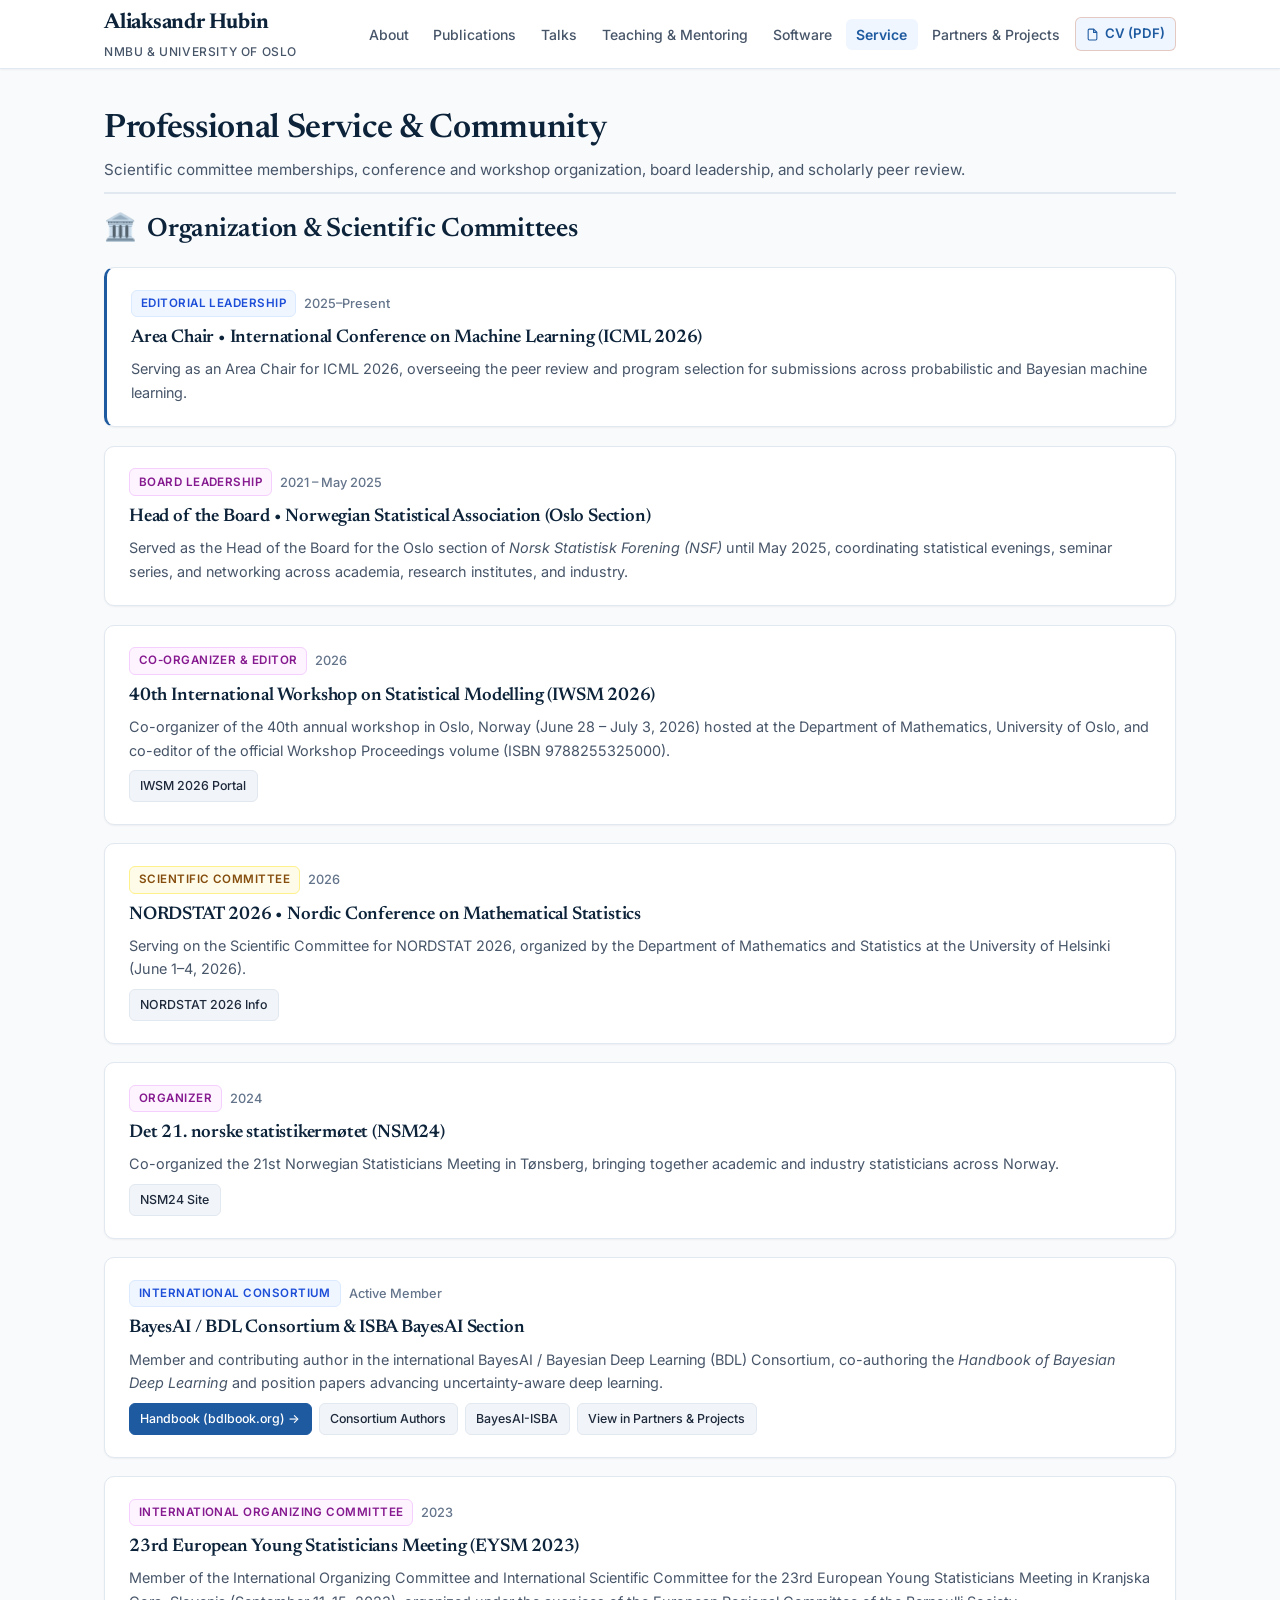
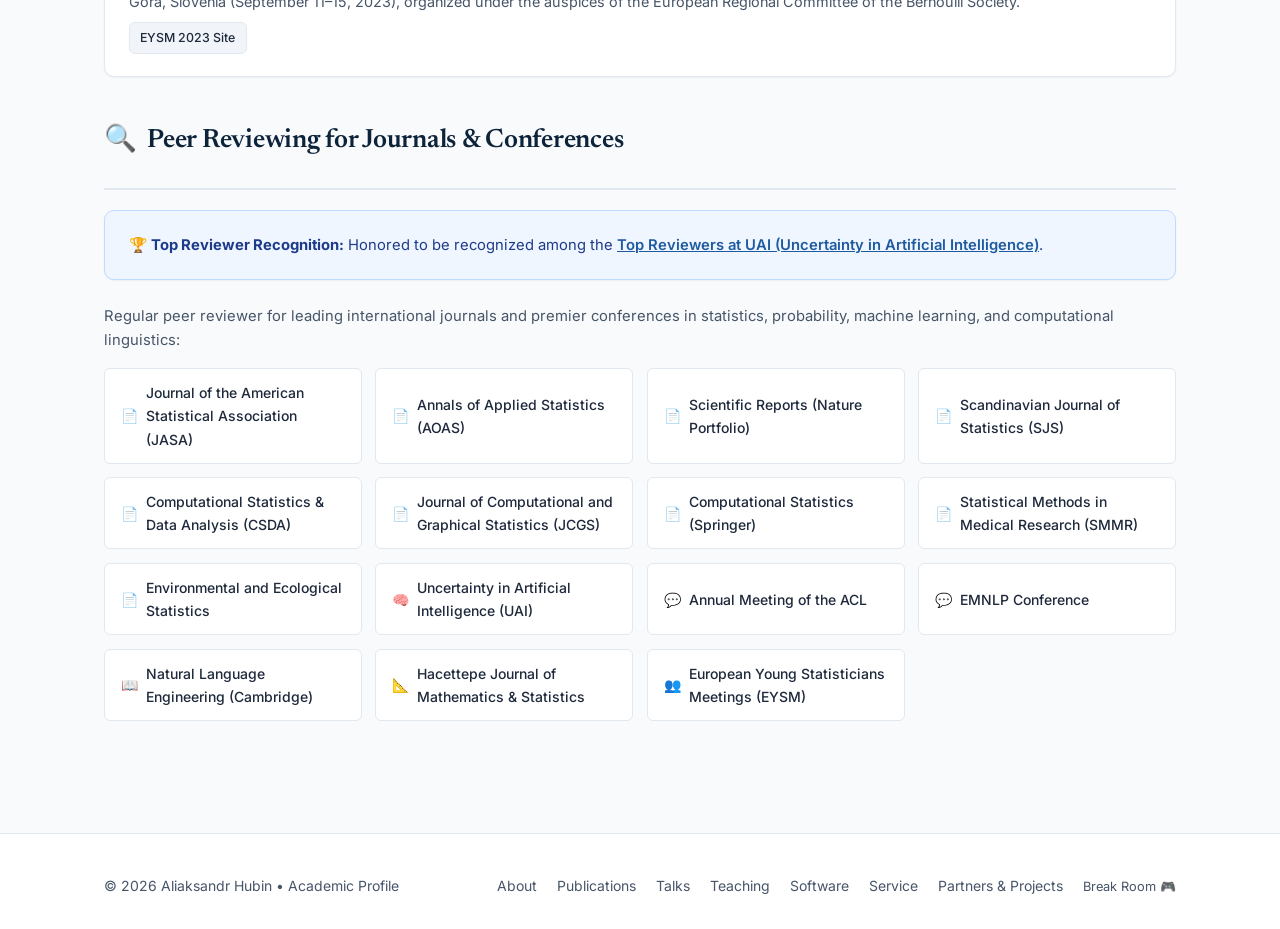
<file: service.html>
<!DOCTYPE html>
<html lang="en">
<head>
    <meta charset="UTF-8">
    <meta name="viewport" content="width=device-width, initial-scale=1.0">
    <title>Professional Service &amp; Reviewing | Aliaksandr Hubin</title>
    <meta name="description" content="Academic leadership, conference organization, scientific committee roles, and journal reviewing service by Aliaksandr Hubin.">

    <link rel="preconnect" href="https://fonts.googleapis.com">
    <link rel="preconnect" href="https://fonts.gstatic.com" crossorigin>
    <link href="https://fonts.googleapis.com/css2?family=Inter:wght@400;500;600;700&family=Newsreader:ital,opsz,wght@0,6..72,400;0,6..72,600;0,6..72,700;1,6..72,400&family=JetBrains+Mono:wght@400;500&display=swap" rel="stylesheet">

    <link rel="stylesheet" href="styles.css">
</head>
<body>

    <!-- Header Navigation -->
    <header class="site-header">
        <div class="container nav-container">
            <a href="index.html" class="brand">
                <span class="brand-name">Aliaksandr Hubin</span>
                <span class="brand-title">NMBU &amp; University of Oslo</span>
            </a>
            <button class="nav-toggle" id="navToggle" aria-label="Toggle navigation">
                <svg width="24" height="24" viewBox="0 0 24 24" fill="none" stroke="currentColor" stroke-width="2">
                    <line x1="3" y1="12" x2="21" y2="12"></line>
                    <line x1="3" y1="6" x2="21" y2="6"></line>
                    <line x1="3" y1="18" x2="21" y2="18"></line>
                </svg>
            </button>
            <nav>
                <ul class="nav-menu" id="navMenu">
                    <li><a href="index.html" class="nav-link">About</a></li>
                    <li><a href="publications.html" class="nav-link">Publications</a></li>
                    <li><a href="talks.html" class="nav-link">Talks</a></li>
                    <li><a href="teaching.html" class="nav-link">Teaching &amp; Mentoring</a></li>
                    <li><a href="software.html" class="nav-link">Software</a></li>
                    <li><a href="service.html" class="nav-link active">Service</a></li>
                    <li><a href="projects.html" class="nav-link">Partners &amp; Projects</a></li>
                    <li><a href="CV_Aliaksandr_Hubin.pdf" class="nav-link-cv" target="_blank" rel="noopener">
                        <svg width="13" height="13" viewBox="0 0 24 24" fill="none" stroke="currentColor" stroke-width="2"><path d="M14 2H6a2 2 0 0 0-2 2v16a2 2 0 0 0 2 2h12a2 2 0 0 0 2-2V8z"></path><polyline points="14 2 14 8 20 8"></polyline></svg>
                        CV (PDF)
                    </a></li>
                </ul>
            </nav>
        </div>
    </header>

    <main class="site-main">
        <div class="container">

            <div class="section-header">
                <div>
                    <h1 style="font-size: 2.1rem; margin-bottom: 0.35rem;">Professional Service &amp; Community</h1>
                    <p style="color: var(--text-muted); font-size: 0.95rem;">
                        Scientific committee memberships, conference and workshop organization, board leadership, and scholarly peer review.
                    </p>
                </div>
            </div>

            <!-- Leadership & Organization -->
            <section class="section-block">
                <h2 class="section-title"><span>🏛️</span> Organization &amp; Scientific Committees</h2>

                <div class="pub-list">
                    <div class="pub-card" style="border-left: 3px solid var(--accent);">
                        <div class="pub-meta-top">
                            <span class="pub-type-badge badge-journal">Editorial Leadership</span>
                            <span class="pub-year">2025–Present</span>
                        </div>
                        <h3 class="pub-title">Area Chair &bull; International Conference on Machine Learning (ICML 2026)</h3>
                        <p style="color: var(--text-muted); font-size: 0.9rem; margin-bottom: 0;">
                            Serving as an Area Chair for ICML 2026, overseeing the peer review and program selection for submissions across probabilistic and Bayesian machine learning.
                        </p>
                    </div>

                    <div class="pub-card">
                        <div class="pub-meta-top">
                            <span class="pub-type-badge badge-conf">Board Leadership</span>
                            <span class="pub-year">2021 – May 2025</span>
                        </div>
                        <h3 class="pub-title">Head of the Board &bull; Norwegian Statistical Association (Oslo Section)</h3>
                        <p style="color: var(--text-muted); font-size: 0.9rem; margin-bottom: 0;">
                            Served as the Head of the Board for the Oslo section of <em>Norsk Statistisk Forening (NSF)</em> until May 2025, coordinating statistical evenings, seminar series, and networking across academia, research institutes, and industry.
                        </p>
                    </div>

                    <div class="pub-card">
                        <div class="pub-meta-top">
                            <span class="pub-type-badge badge-conf">Co-Organizer &amp; Editor</span>
                            <span class="pub-year">2026</span>
                        </div>
                        <h3 class="pub-title">40th International Workshop on Statistical Modelling (IWSM 2026)</h3>
                        <p style="color: var(--text-muted); font-size: 0.9rem; margin-bottom: 0.5rem;">
                            Co-organizer of the 40th annual workshop in Oslo, Norway (June 28 – July 3, 2026) hosted at the Department of Mathematics, University of Oslo, and co-editor of the official Workshop Proceedings volume (ISBN 9788255325000).
                        </p>
                        <div class="pub-links">
                            <a href="https://www.mn.uio.no/math/english/research/groups/statistics-data-science/events/conferences/iwsm2026" class="btn-pill" target="_blank" rel="noopener">IWSM 2026 Portal</a>
                        </div>
                    </div>

                    <div class="pub-card">
                        <div class="pub-meta-top">
                            <span class="pub-type-badge badge-preprint">Scientific Committee</span>
                            <span class="pub-year">2026</span>
                        </div>
                        <h3 class="pub-title">NORDSTAT 2026 &bull; Nordic Conference on Mathematical Statistics</h3>
                        <p style="color: var(--text-muted); font-size: 0.9rem; margin-bottom: 0.5rem;">
                            Serving on the Scientific Committee for NORDSTAT 2026, organized by the Department of Mathematics and Statistics at the University of Helsinki (June 1–4, 2026).
                        </p>
                        <div class="pub-links">
                            <a href="https://www.helsinki.fi/en/conferences/nordstat-2026" class="btn-pill" target="_blank" rel="noopener">NORDSTAT 2026 Info</a>
                        </div>
                    </div>

                    <div class="pub-card">
                        <div class="pub-meta-top">
                            <span class="pub-type-badge badge-conf">Organizer</span>
                            <span class="pub-year">2024</span>
                        </div>
                        <h3 class="pub-title">Det 21. norske statistikermøtet (NSM24)</h3>
                        <p style="color: var(--text-muted); font-size: 0.9rem; margin-bottom: 0.5rem;">
                            Co-organized the 21st Norwegian Statisticians Meeting in Tønsberg, bringing together academic and industry statisticians across Norway.
                        </p>
                        <div class="pub-links">
                            <a href="https://sites.google.com/view/nsm24/hjem" class="btn-pill" target="_blank" rel="noopener">NSM24 Site</a>
                        </div>
                    </div>

                    <div class="pub-card">
                        <div class="pub-meta-top">
                            <span class="pub-type-badge badge-journal">International Consortium</span>
                            <span class="pub-year">Active Member</span>
                        </div>
                        <h3 class="pub-title">BayesAI / BDL Consortium &amp; ISBA BayesAI Section</h3>
                        <p style="color: var(--text-muted); font-size: 0.9rem; margin-bottom: 0.5rem;">
                            Member and contributing author in the international BayesAI / Bayesian Deep Learning (BDL) Consortium, co-authoring the <em>Handbook of Bayesian Deep Learning</em> and position papers advancing uncertainty-aware deep learning.
                        </p>
                        <div class="pub-links">
                            <a href="https://bdlbook.org/" class="btn-pill primary" target="_blank" rel="noopener">Handbook (bdlbook.org) &rarr;</a>
                            <a href="https://bdlbook.org/frontmatter/authors" class="btn-pill" target="_blank" rel="noopener">Consortium Authors</a>
                            <a href="https://bayesai-isba.github.io/" class="btn-pill" target="_blank" rel="noopener">BayesAI-ISBA</a>
                            <a href="projects.html#bdl-consortium" class="btn-pill">View in Partners &amp; Projects</a>
                        </div>
                    </div>

                    <div class="pub-card">
                        <div class="pub-meta-top">
                            <span class="pub-type-badge badge-conf">International Organizing Committee</span>
                            <span class="pub-year">2023</span>
                        </div>
                        <h3 class="pub-title">23rd European Young Statisticians Meeting (EYSM 2023)</h3>
                        <p style="color: var(--text-muted); font-size: 0.9rem; margin-bottom: 0.5rem;">
                            Member of the International Organizing Committee and International Scientific Committee for the 23rd European Young Statisticians Meeting in Kranjska Gora, Slovenia (September 11–15, 2023), organized under the auspices of the European Regional Committee of the Bernoulli Society.
                        </p>
                        <div class="pub-links">
                            <a href="https://eysm2023.ung.si/" class="btn-pill" target="_blank" rel="noopener">EYSM 2023 Site</a>
                        </div>
                    </div>
                </div>
            </section>

            <!-- Peer Reviewing Section -->
            <section class="section-block">
                <div class="section-header">
                    <h2 class="section-title"><span>🔍</span> Peer Reviewing for Journals &amp; Conferences</h2>
                </div>

                <div class="pub-card" style="margin-bottom: 1.5rem; background: #eff6ff; border-color: #bfdbfe;">
                    <p style="margin-bottom: 0; font-size: 0.925rem; color: #1e3a8a;">
                        🏆 <strong>Top Reviewer Recognition:</strong> Honored to be recognized among the <a href="https://www.auai.org/uai2024/top_reviewers" target="_blank" rel="noopener" style="font-weight: 600; text-decoration: underline;">Top Reviewers at UAI (Uncertainty in Artificial Intelligence)</a>.
                    </p>
                </div>

                <p style="color: var(--text-muted); font-size: 0.925rem;">
                    Regular peer reviewer for leading international journals and premier conferences in statistics, probability, machine learning, and computational linguistics:
                </p>

                <div class="review-grid">
                    <div class="review-item">
                        <span>📄</span> Journal of the American Statistical Association (JASA)
                    </div>
                    <div class="review-item">
                        <span>📄</span> Annals of Applied Statistics (AOAS)
                    </div>
                    <div class="review-item">
                        <span>📄</span> Scientific Reports (Nature Portfolio)
                    </div>
                    <div class="review-item">
                        <span>📄</span> Scandinavian Journal of Statistics (SJS)
                    </div>
                    <div class="review-item">
                        <span>📄</span> Computational Statistics &amp; Data Analysis (CSDA)
                    </div>
                    <div class="review-item">
                        <span>📄</span> Journal of Computational and Graphical Statistics (JCGS)
                    </div>
                    <div class="review-item">
                        <span>📄</span> Computational Statistics (Springer)
                    </div>
                    <div class="review-item">
                        <span>📄</span> Statistical Methods in Medical Research (SMMR)
                    </div>
                    <div class="review-item">
                        <span>📄</span> Environmental and Ecological Statistics
                    </div>
                    <div class="review-item">
                        <span>🧠</span> Uncertainty in Artificial Intelligence (UAI)
                    </div>
                    <div class="review-item">
                        <span>💬</span> Annual Meeting of the ACL
                    </div>
                    <div class="review-item">
                        <span>💬</span> EMNLP Conference
                    </div>
                    <div class="review-item">
                        <span>📖</span> Natural Language Engineering (Cambridge)
                    </div>
                    <div class="review-item">
                        <span>📐</span> Hacettepe Journal of Mathematics &amp; Statistics
                    </div>
                    <div class="review-item">
                        <span>👥</span> European Young Statisticians Meetings (EYSM)
                    </div>
                </div>
            </section>

        </div>
    </main>

    <!-- Site Footer -->
    <footer class="site-footer">
        <div class="container footer-inner">
            <div>
                <p>&copy; 2026 Aliaksandr Hubin &bull; Academic Profile</p>
            </div>
            <ul class="footer-nav">
                <li><a href="index.html">About</a></li>
                <li><a href="publications.html">Publications</a></li>
                <li><a href="talks.html">Talks</a></li>
                <li><a href="teaching.html">Teaching</a></li>
                <li><a href="software.html">Software</a></li>
                <li><a href="service.html">Service</a></li>
                <li><a href="projects.html">Partners &amp; Projects</a></li>
                <li><a href="game.html" class="easter-egg-link">Break Room 🎮</a></li>
            </ul>
        </div>
    </footer>

    <!-- Mobile Nav Toggle Script -->
    <script>
        document.getElementById('navToggle').addEventListener('click', function() {
            document.getElementById('navMenu').classList.toggle('open');
        });
    </script>
</body>
</html>
</file>
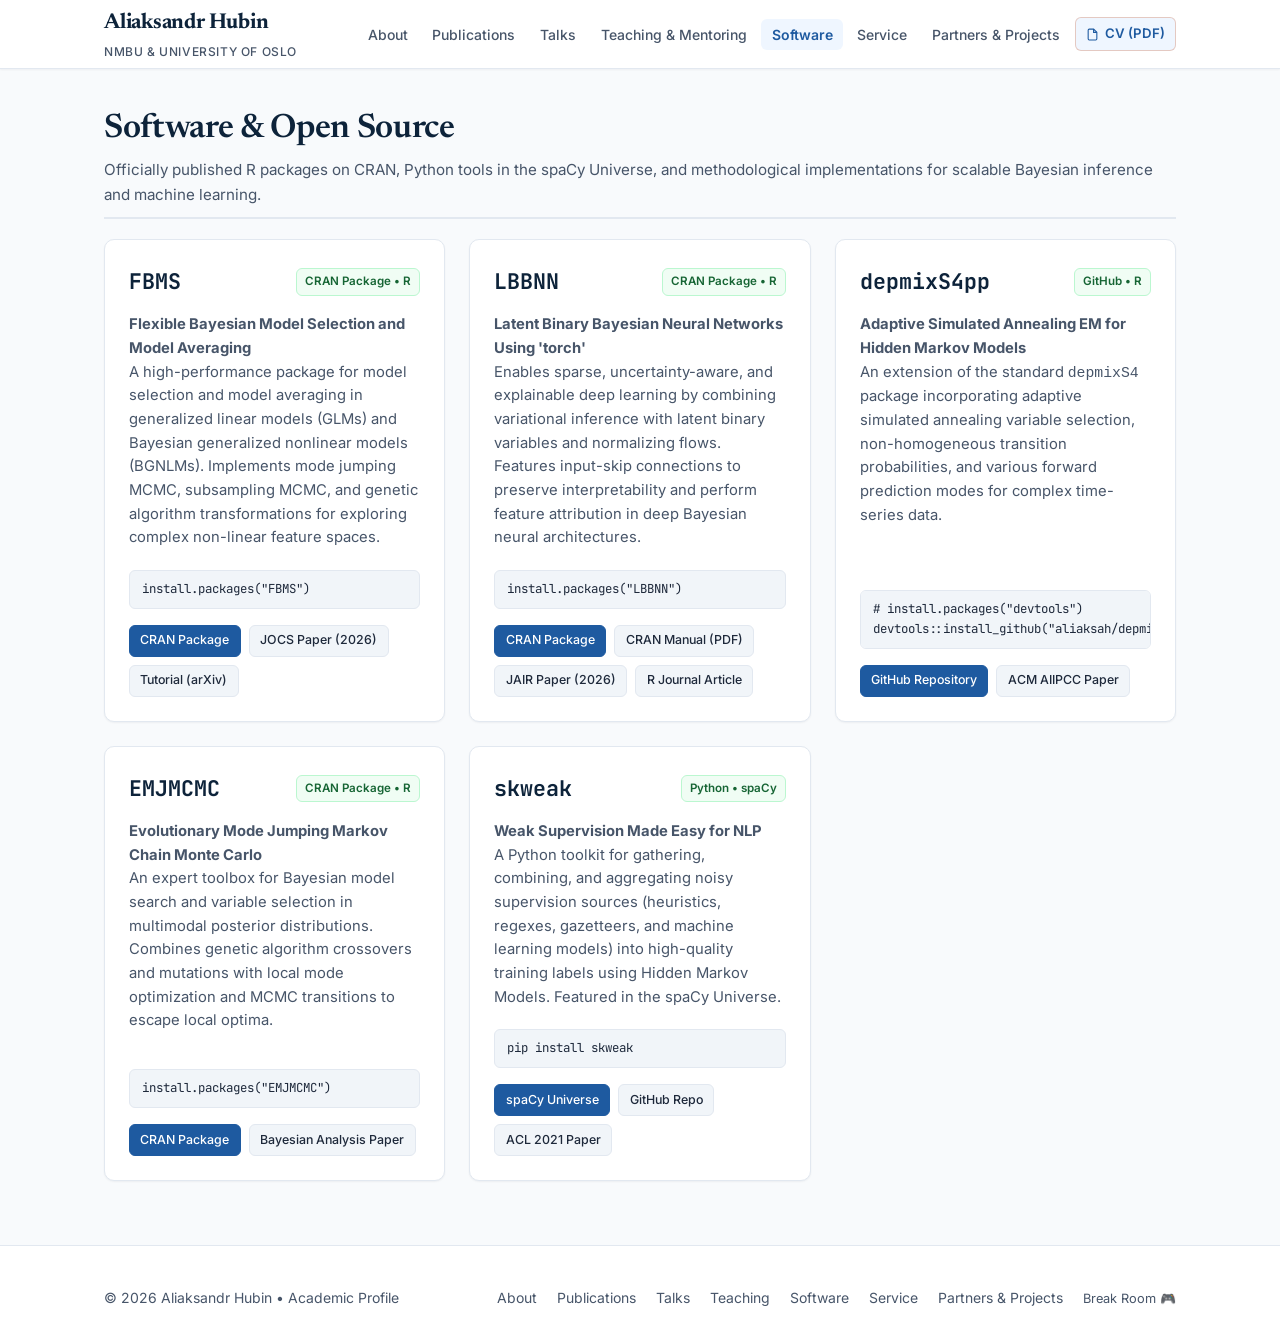
<file: software.html>
<!DOCTYPE html>
<html lang="en">
<head>
    <meta charset="UTF-8">
    <meta name="viewport" content="width=device-width, initial-scale=1.0">
    <title>Software &amp; Packages | Aliaksandr Hubin</title>
    <meta name="description" content="Open-source scientific software, R packages, and Python toolboxes developed by Aliaksandr Hubin in Bayesian statistics, MCMC, and machine learning.">

    <link rel="preconnect" href="https://fonts.googleapis.com">
    <link rel="preconnect" href="https://fonts.gstatic.com" crossorigin>
    <link href="https://fonts.googleapis.com/css2?family=Inter:wght@400;500;600;700&family=Newsreader:ital,opsz,wght@0,6..72,400;0,6..72,600;0,6..72,700;1,6..72,400&family=JetBrains+Mono:wght@400;500&display=swap" rel="stylesheet">

    <link rel="stylesheet" href="styles.css">
</head>
<body>

    <!-- Header Navigation -->
    <header class="site-header">
        <div class="container nav-container">
            <a href="index.html" class="brand">
                <span class="brand-name">Aliaksandr Hubin</span>
                <span class="brand-title">NMBU &amp; University of Oslo</span>
            </a>
            <button class="nav-toggle" id="navToggle" aria-label="Toggle navigation">
                <svg width="24" height="24" viewBox="0 0 24 24" fill="none" stroke="currentColor" stroke-width="2">
                    <line x1="3" y1="12" x2="21" y2="12"></line>
                    <line x1="3" y1="6" x2="21" y2="6"></line>
                    <line x1="3" y1="18" x2="21" y2="18"></line>
                </svg>
            </button>
            <nav>
                <ul class="nav-menu" id="navMenu">
                    <li><a href="index.html" class="nav-link">About</a></li>
                    <li><a href="publications.html" class="nav-link">Publications</a></li>
                    <li><a href="talks.html" class="nav-link">Talks</a></li>
                    <li><a href="teaching.html" class="nav-link">Teaching &amp; Mentoring</a></li>
                    <li><a href="software.html" class="nav-link active">Software</a></li>
                    <li><a href="service.html" class="nav-link">Service</a></li>
                    <li><a href="projects.html" class="nav-link">Partners &amp; Projects</a></li>
                    <li><a href="CV_Aliaksandr_Hubin.pdf" class="nav-link-cv" target="_blank" rel="noopener">
                        <svg width="13" height="13" viewBox="0 0 24 24" fill="none" stroke="currentColor" stroke-width="2"><path d="M14 2H6a2 2 0 0 0-2 2v16a2 2 0 0 0 2 2h12a2 2 0 0 0 2-2V8z"></path><polyline points="14 2 14 8 20 8"></polyline></svg>
                        CV (PDF)
                    </a></li>
                </ul>
            </nav>
        </div>
    </header>

    <main class="site-main">
        <div class="container">

            <div class="section-header">
                <div>
                    <h1 style="font-size: 2.1rem; margin-bottom: 0.35rem;">Software &amp; Open Source</h1>
                    <p style="color: var(--text-muted); font-size: 0.95rem;">
                        Officially published R packages on CRAN, Python tools in the spaCy Universe, and methodological implementations for scalable Bayesian inference and machine learning.
                    </p>
                </div>
            </div>

            <div class="software-grid">

                <!-- FBMS -->
                <div class="software-card" id="fbms">
                    <div class="software-header">
                        <span class="software-title">FBMS</span>
                        <span class="software-badge">CRAN Package &bull; R</span>
                    </div>
                    <div class="software-desc">
                        <strong>Flexible Bayesian Model Selection and Model Averaging</strong><br>
                        A high-performance package for model selection and model averaging in generalized linear models (GLMs) and Bayesian generalized nonlinear models (BGNLMs). Implements mode jumping MCMC, subsampling MCMC, and genetic algorithm transformations for exploring complex non-linear feature spaces.
                    </div>
                    <div class="code-snippet">install.packages("FBMS")</div>
                    <div class="software-footer">
                        <a href="https://cran.r-project.org/package=FBMS" class="btn-pill primary" target="_blank" rel="noopener">CRAN Package</a>
                        <a href="https://doi.org/10.1016/j.jocs.2026.102947" class="btn-pill" target="_blank" rel="noopener">JOCS Paper (2026)</a>
                        <a href="https://arxiv.org/abs/2509.00753" class="btn-pill" target="_blank" rel="noopener">Tutorial (arXiv)</a>
                    </div>
                </div>

                <!-- LBBNN -->
                <div class="software-card" id="lbbnn">
                    <div class="software-header">
                        <span class="software-title">LBBNN</span>
                        <span class="software-badge">CRAN Package &bull; R</span>
                    </div>
                    <div class="software-desc">
                        <strong>Latent Binary Bayesian Neural Networks Using 'torch'</strong><br>
                        Enables sparse, uncertainty-aware, and explainable deep learning by combining variational inference with latent binary variables and normalizing flows. Features input-skip connections to preserve interpretability and perform feature attribution in deep Bayesian neural architectures.
                    </div>
                    <div class="code-snippet">install.packages("LBBNN")</div>
                    <div class="software-footer">
                        <a href="https://cran.r-project.org/package=LBBNN" class="btn-pill primary" target="_blank" rel="noopener">CRAN Package</a>
                        <a href="https://cran.r-project.org/web/packages/LBBNN/LBBNN.pdf" class="btn-pill" target="_blank" rel="noopener">CRAN Manual (PDF)</a>
                        <a href="https://www.jair.org/index.php/jair/article/view/20433/27320" class="btn-pill" target="_blank" rel="noopener">JAIR Paper (2026)</a>
                        <a href="https://journal.r-project.org/articles/RJ-2026-048/RJ-2026-048.pdf" class="btn-pill" target="_blank" rel="noopener">R Journal Article</a>
                    </div>
                </div>

                <!-- depmixS4pp -->
                <div class="software-card" id="depmixs4pp">
                    <div class="software-header">
                        <span class="software-title">depmixS4pp</span>
                        <span class="software-badge">GitHub &bull; R</span>
                    </div>
                    <div class="software-desc">
                        <strong>Adaptive Simulated Annealing EM for Hidden Markov Models</strong><br>
                        An extension of the standard <code>depmixS4</code> package incorporating adaptive simulated annealing variable selection, non-homogeneous transition probabilities, and various forward prediction modes for complex time-series data.
                    </div>
                    <div class="code-snippet"># install.packages("devtools")
devtools::install_github("aliaksah/depmixS4pp")</div>
                    <div class="software-footer">
                        <a href="https://github.com/aliaksah/depmixS4pp" class="btn-pill primary" target="_blank" rel="noopener">GitHub Repository</a>
                        <a href="https://doi.org/10.1145/3371425.3371641" class="btn-pill" target="_blank" rel="noopener">ACM AIIPCC Paper</a>
                    </div>
                </div>

                <!-- EMJMCMC -->
                <div class="software-card" id="emjmcmc">
                    <div class="software-header">
                        <span class="software-title">EMJMCMC</span>
                        <span class="software-badge">CRAN Package &bull; R</span>
                    </div>
                    <div class="software-desc">
                        <strong>Evolutionary Mode Jumping Markov Chain Monte Carlo</strong><br>
                        An expert toolbox for Bayesian model search and variable selection in multimodal posterior distributions. Combines genetic algorithm crossovers and mutations with local mode optimization and MCMC transitions to escape local optima.
                    </div>
                    <div class="code-snippet">install.packages("EMJMCMC")</div>
                    <div class="software-footer">
                        <a href="https://cran.r-project.org/package=EMJMCMC" class="btn-pill primary" target="_blank" rel="noopener">CRAN Package</a>
                        <a href="https://doi.org/10.1214/18-BA1141" class="btn-pill" target="_blank" rel="noopener">Bayesian Analysis Paper</a>
                    </div>
                </div>

                <!-- skweak -->
                <div class="software-card" id="skweak">
                    <div class="software-header">
                        <span class="software-title">skweak</span>
                        <span class="software-badge">Python &bull; spaCy</span>
                    </div>
                    <div class="software-desc">
                        <strong>Weak Supervision Made Easy for NLP</strong><br>
                        A Python toolkit for gathering, combining, and aggregating noisy supervision sources (heuristics, regexes, gazetteers, and machine learning models) into high-quality training labels using Hidden Markov Models. Featured in the spaCy Universe.
                    </div>
                    <div class="code-snippet">pip install skweak</div>
                    <div class="software-footer">
                        <a href="https://spacy.io/universe/project/skweak" class="btn-pill primary" target="_blank" rel="noopener">spaCy Universe</a>
                        <a href="https://github.com/NorskRegnesentral/skweak" class="btn-pill" target="_blank" rel="noopener">GitHub Repo</a>
                        <a href="https://aclanthology.org/2021.acl-demo.40" class="btn-pill" target="_blank" rel="noopener">ACL 2021 Paper</a>
                    </div>
                </div>

            </div>

        </div>
    </main>

    <!-- Site Footer -->
    <footer class="site-footer">
        <div class="container footer-inner">
            <div>
                <p>&copy; 2026 Aliaksandr Hubin &bull; Academic Profile</p>
            </div>
            <ul class="footer-nav">
                <li><a href="index.html">About</a></li>
                <li><a href="publications.html">Publications</a></li>
                <li><a href="talks.html">Talks</a></li>
                <li><a href="teaching.html">Teaching</a></li>
                <li><a href="software.html">Software</a></li>
                <li><a href="service.html">Service</a></li>
                <li><a href="projects.html">Partners &amp; Projects</a></li>
                <li><a href="game.html" class="easter-egg-link">Break Room 🎮</a></li>
            </ul>
        </div>
    </footer>

    <!-- Mobile Nav Toggle Script -->
    <script>
        document.getElementById('navToggle').addEventListener('click', function() {
            document.getElementById('navMenu').classList.toggle('open');
        });
    </script>
</body>
</html>
</file>
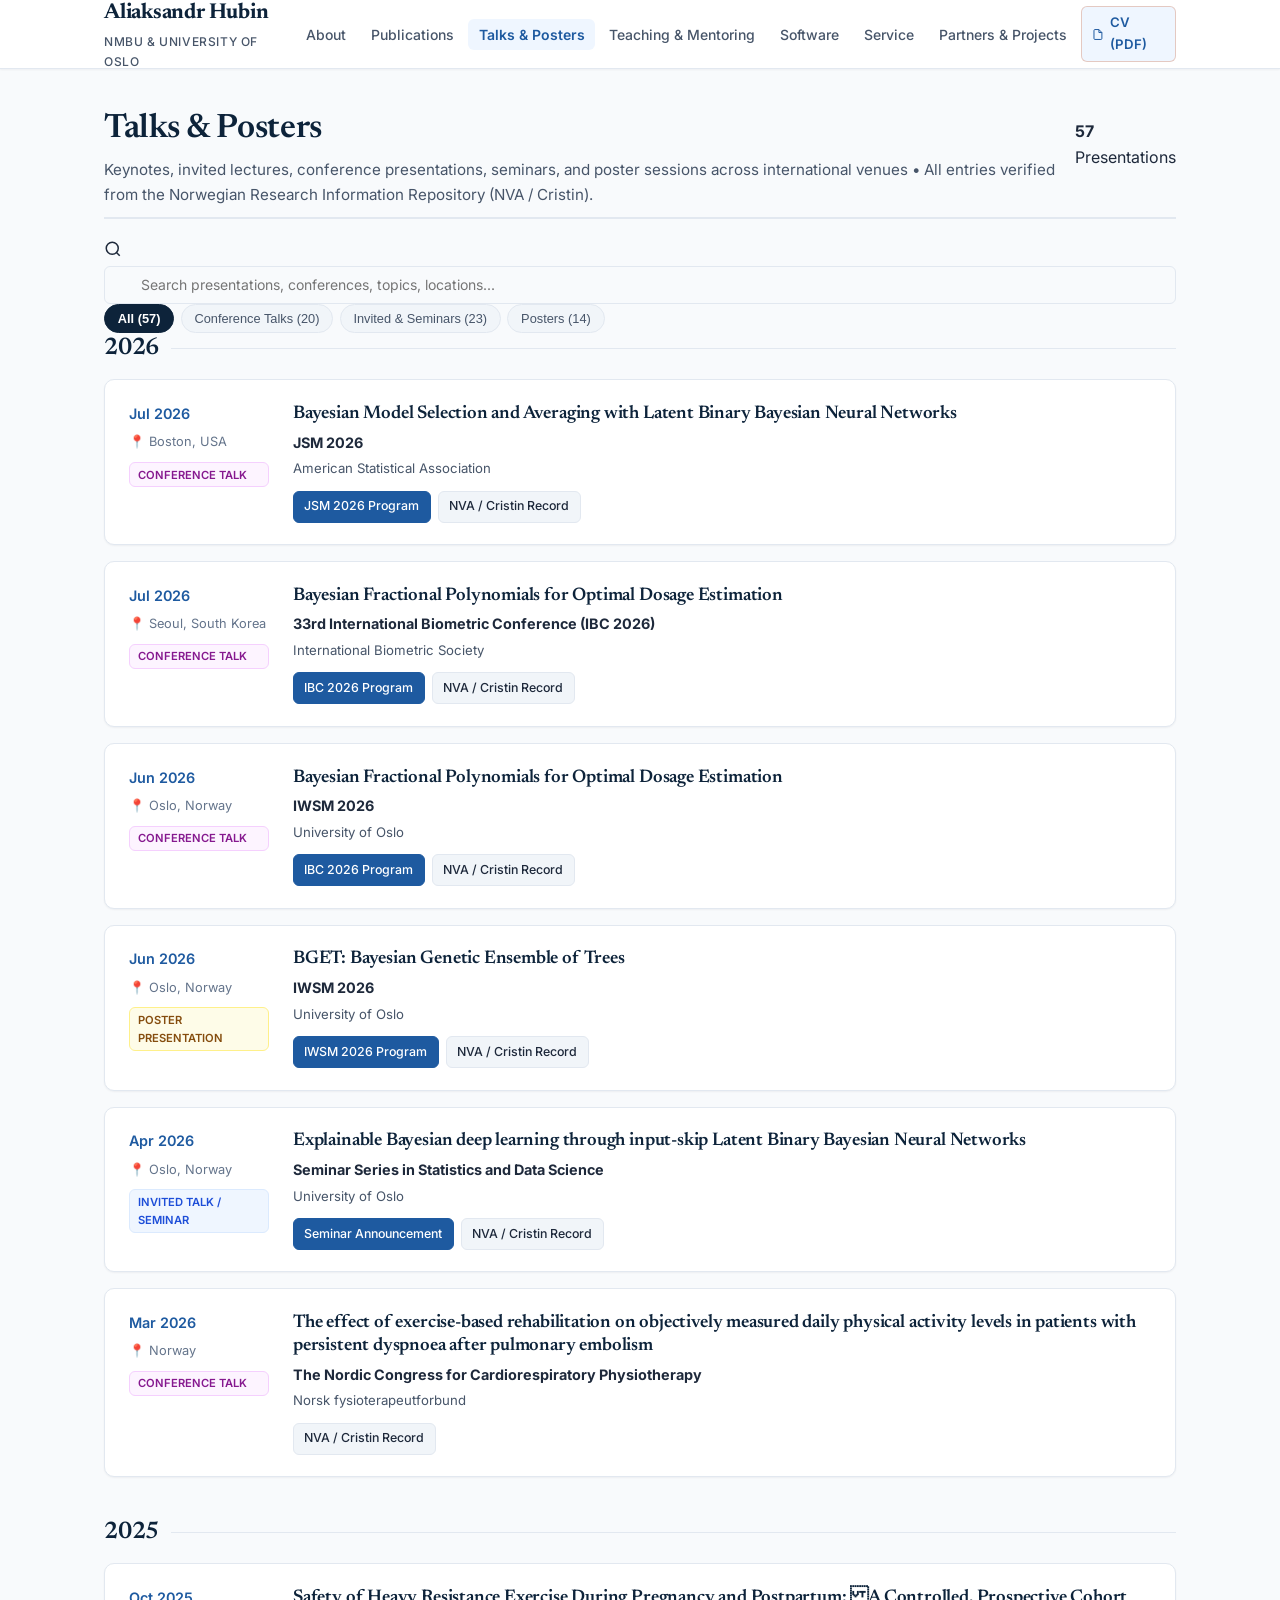
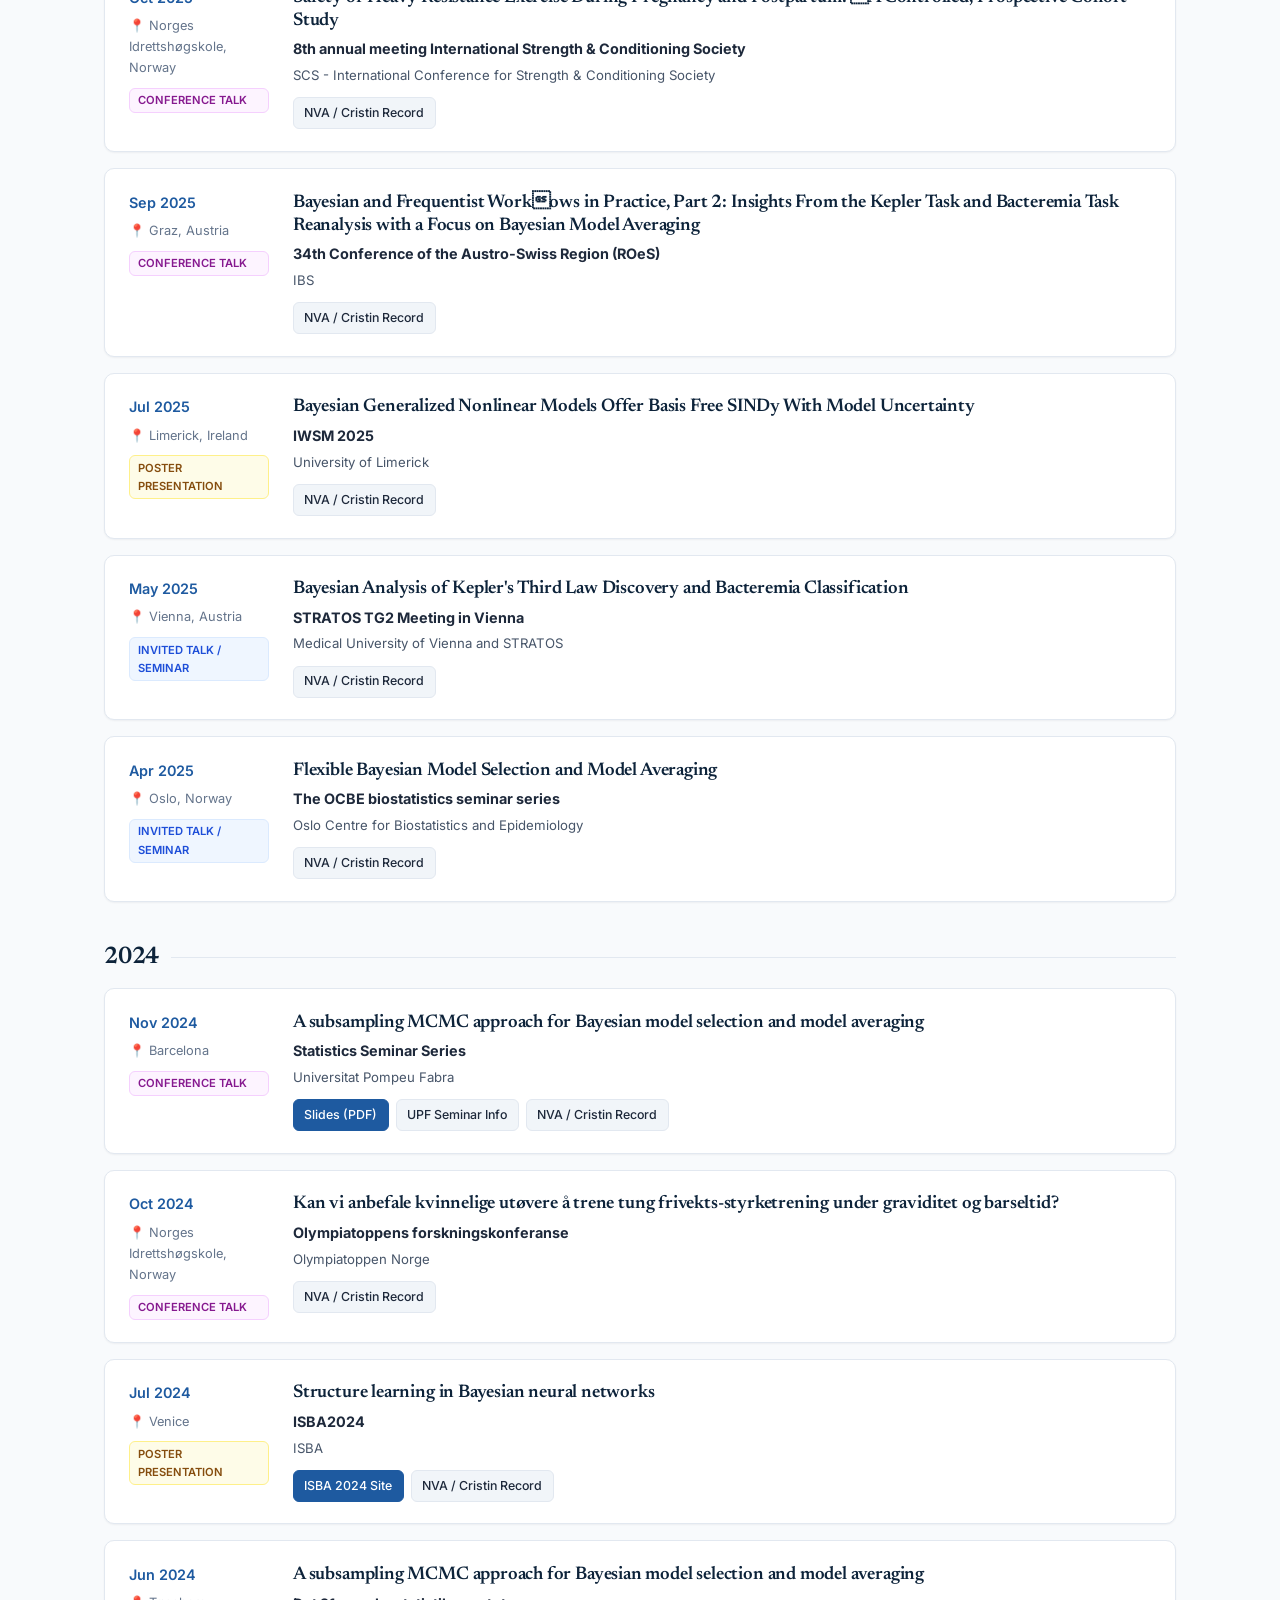
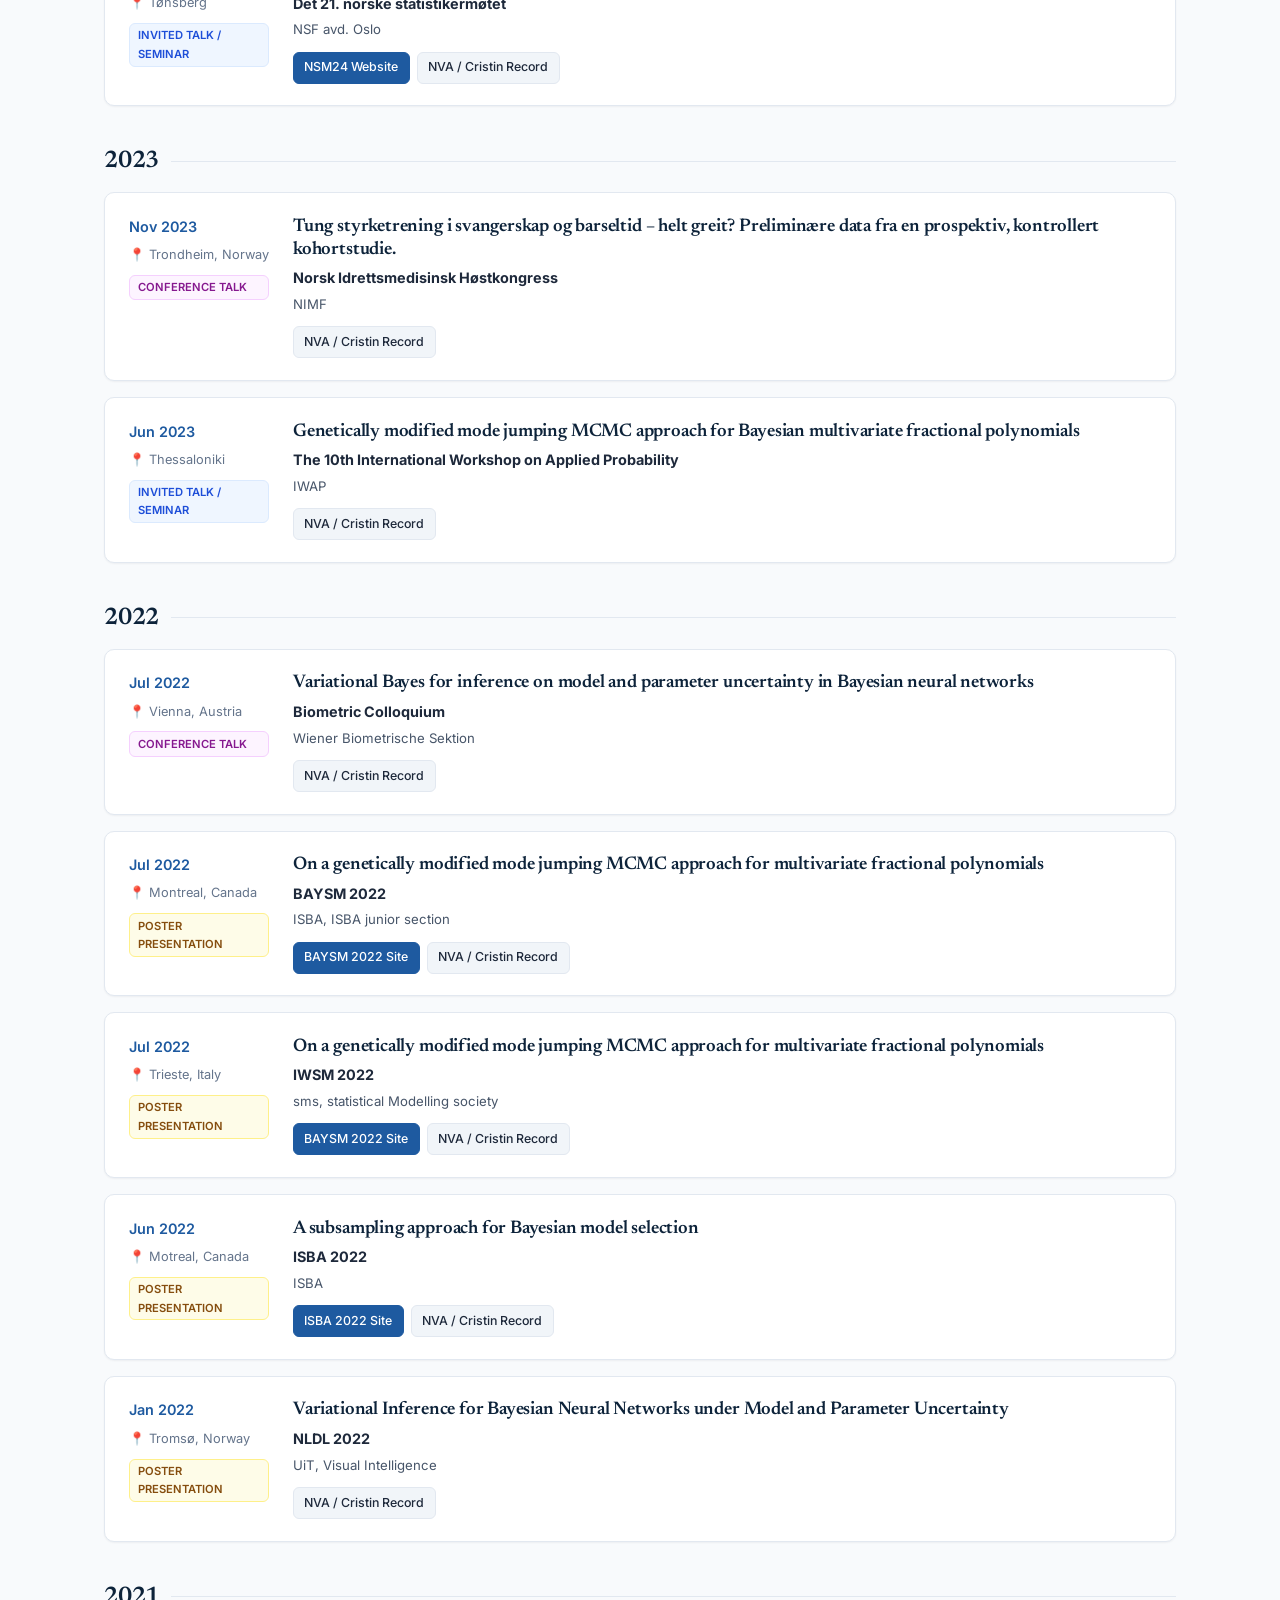
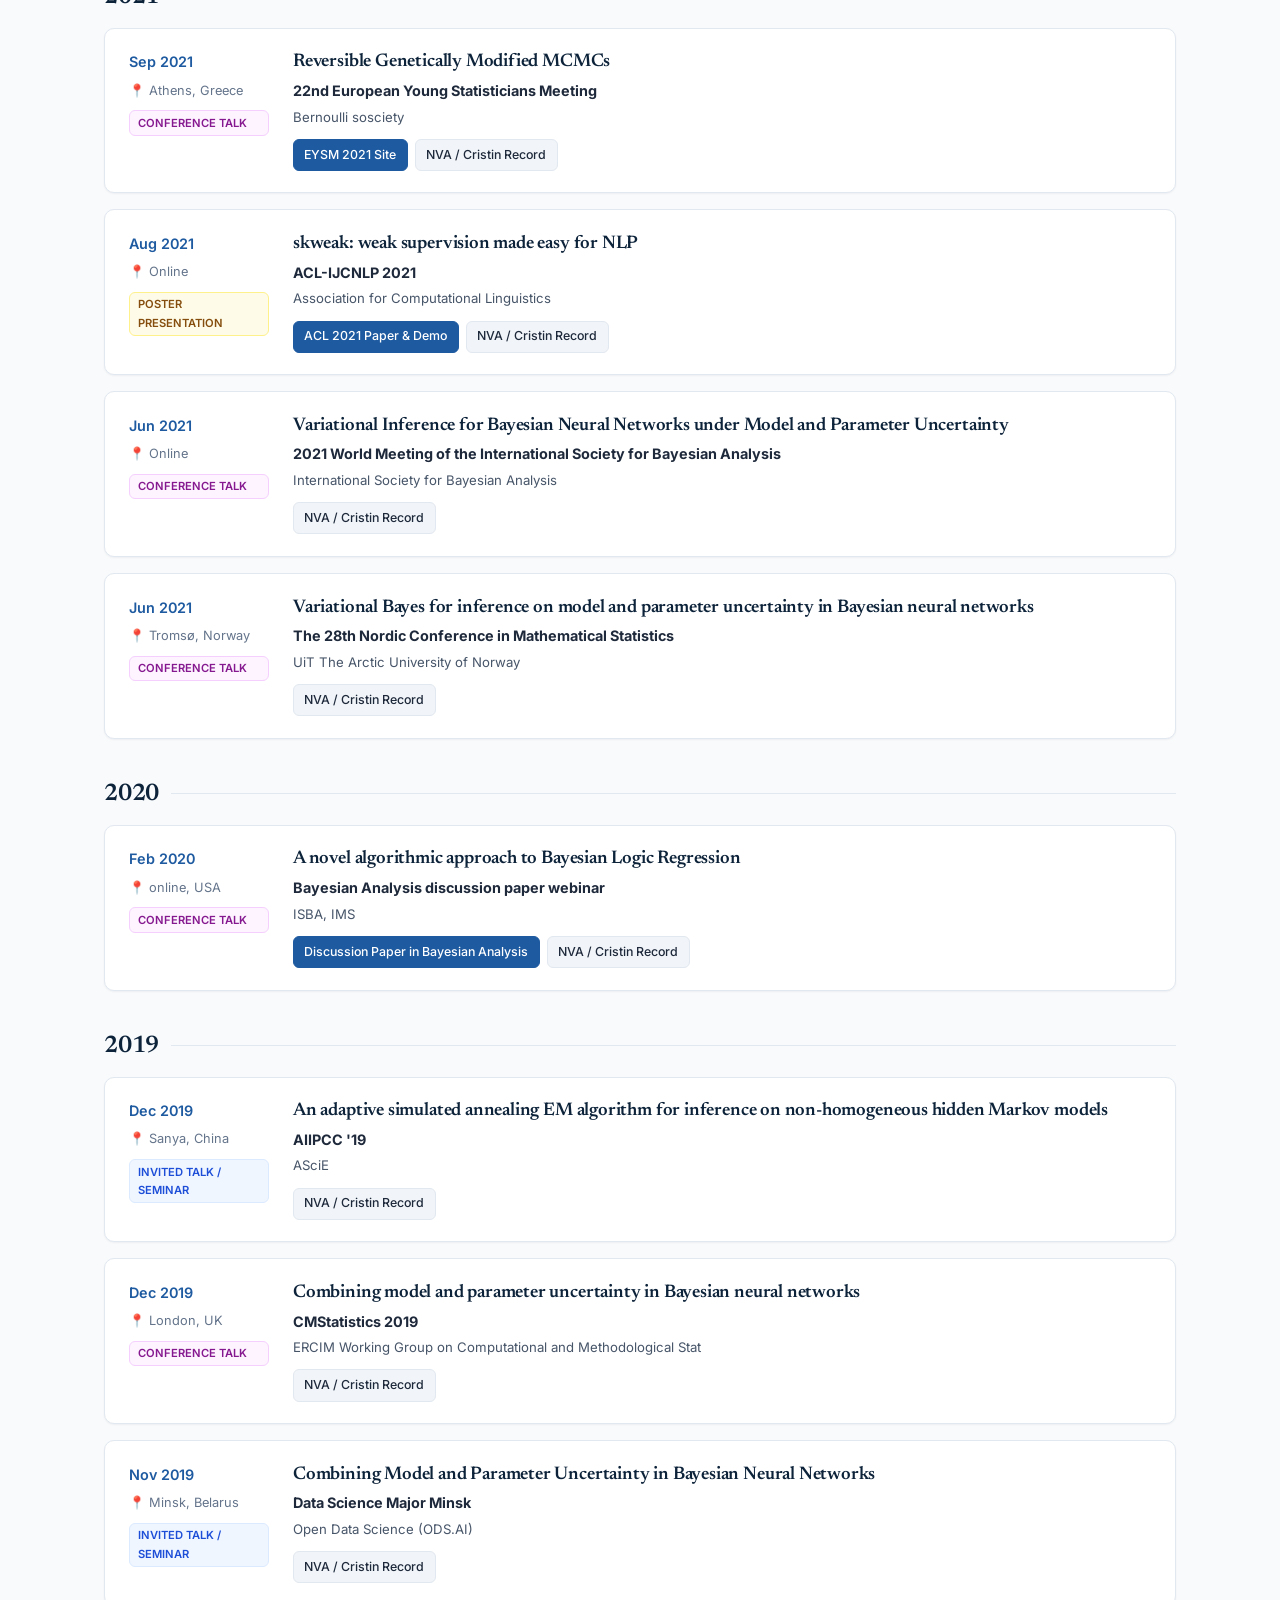
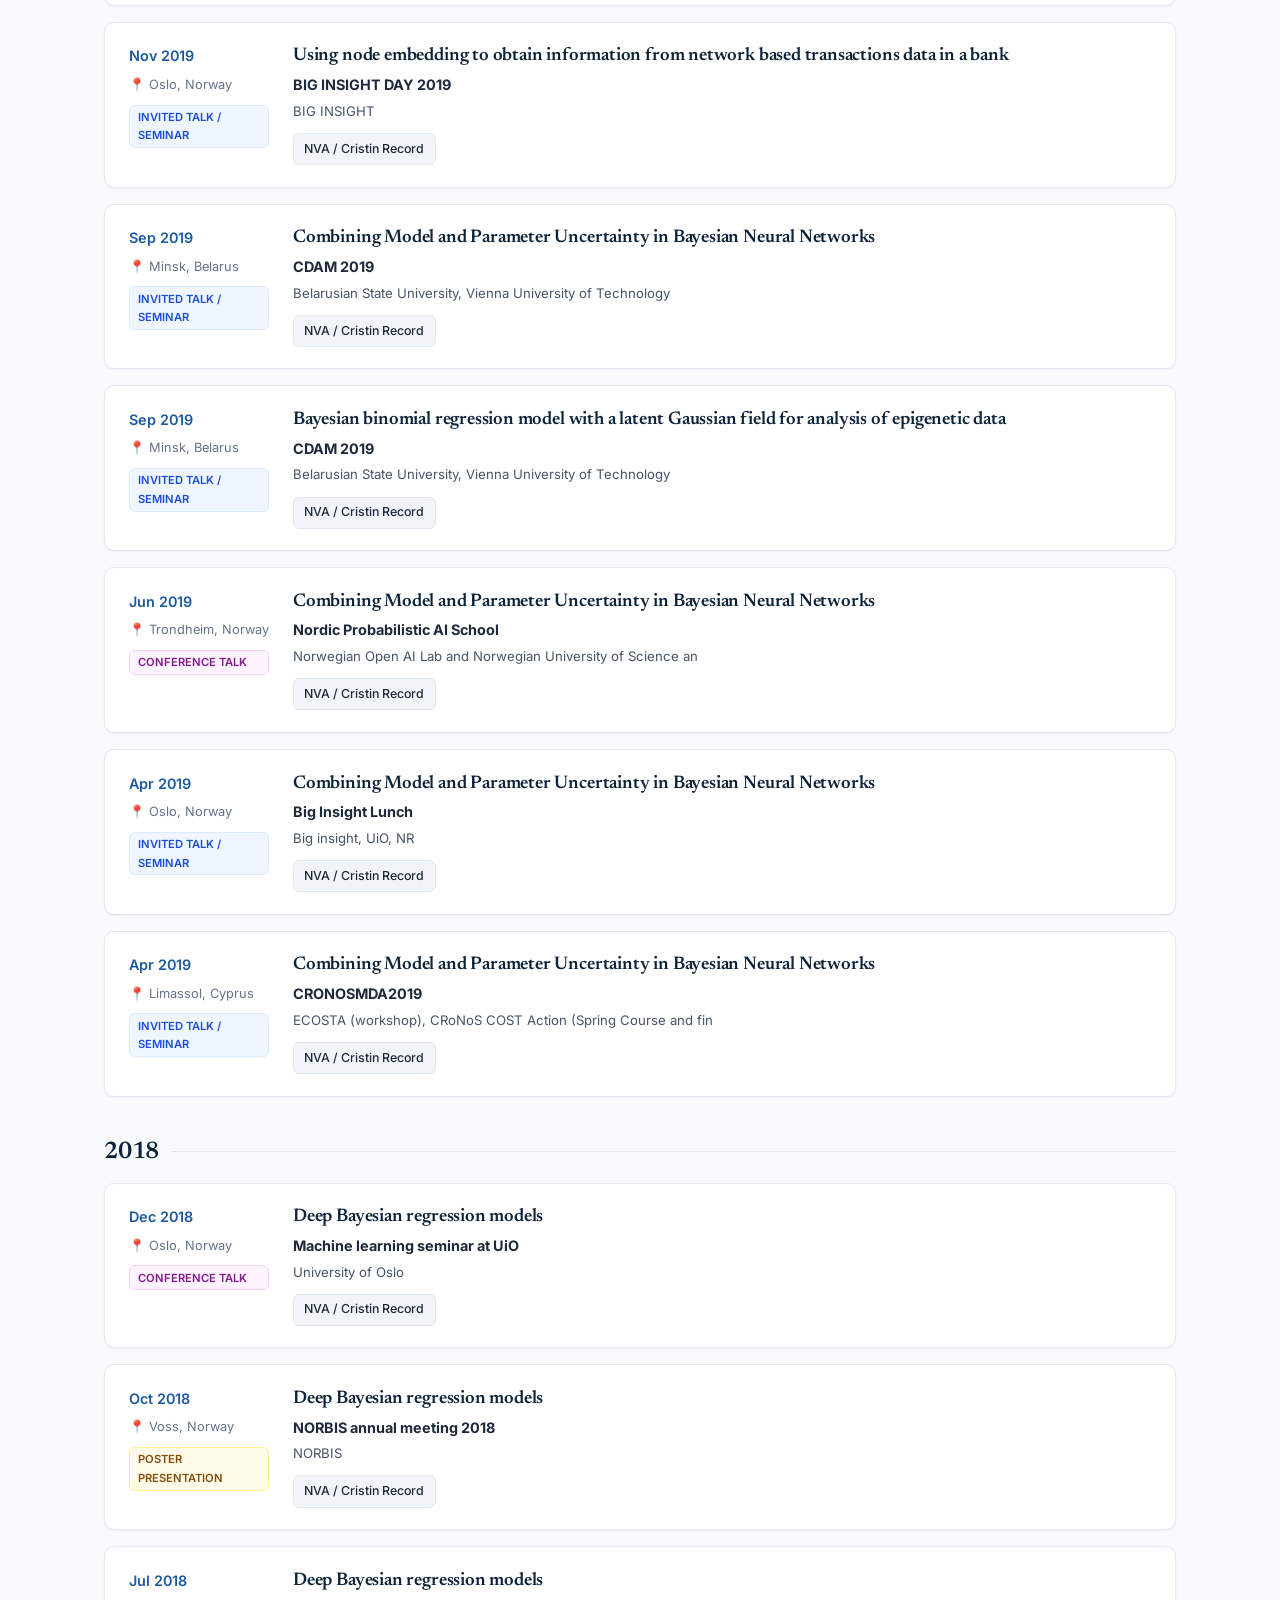
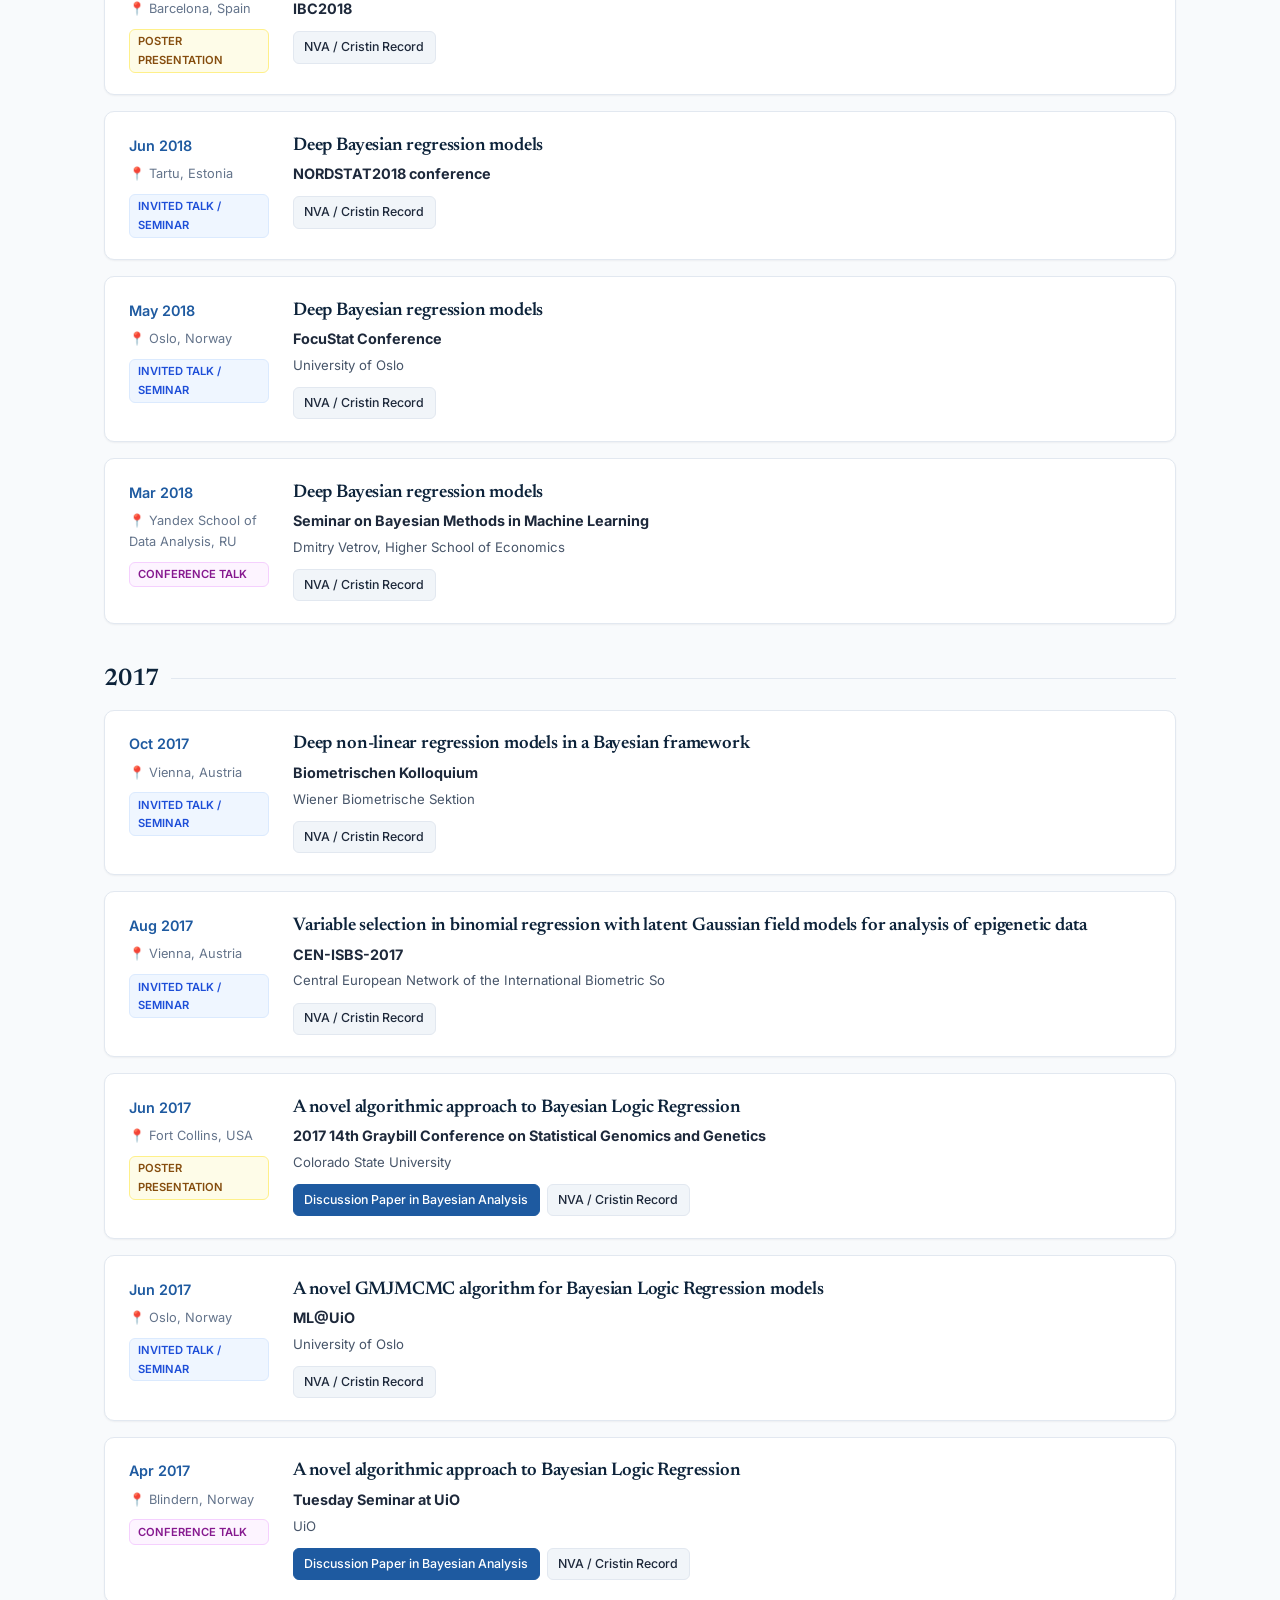
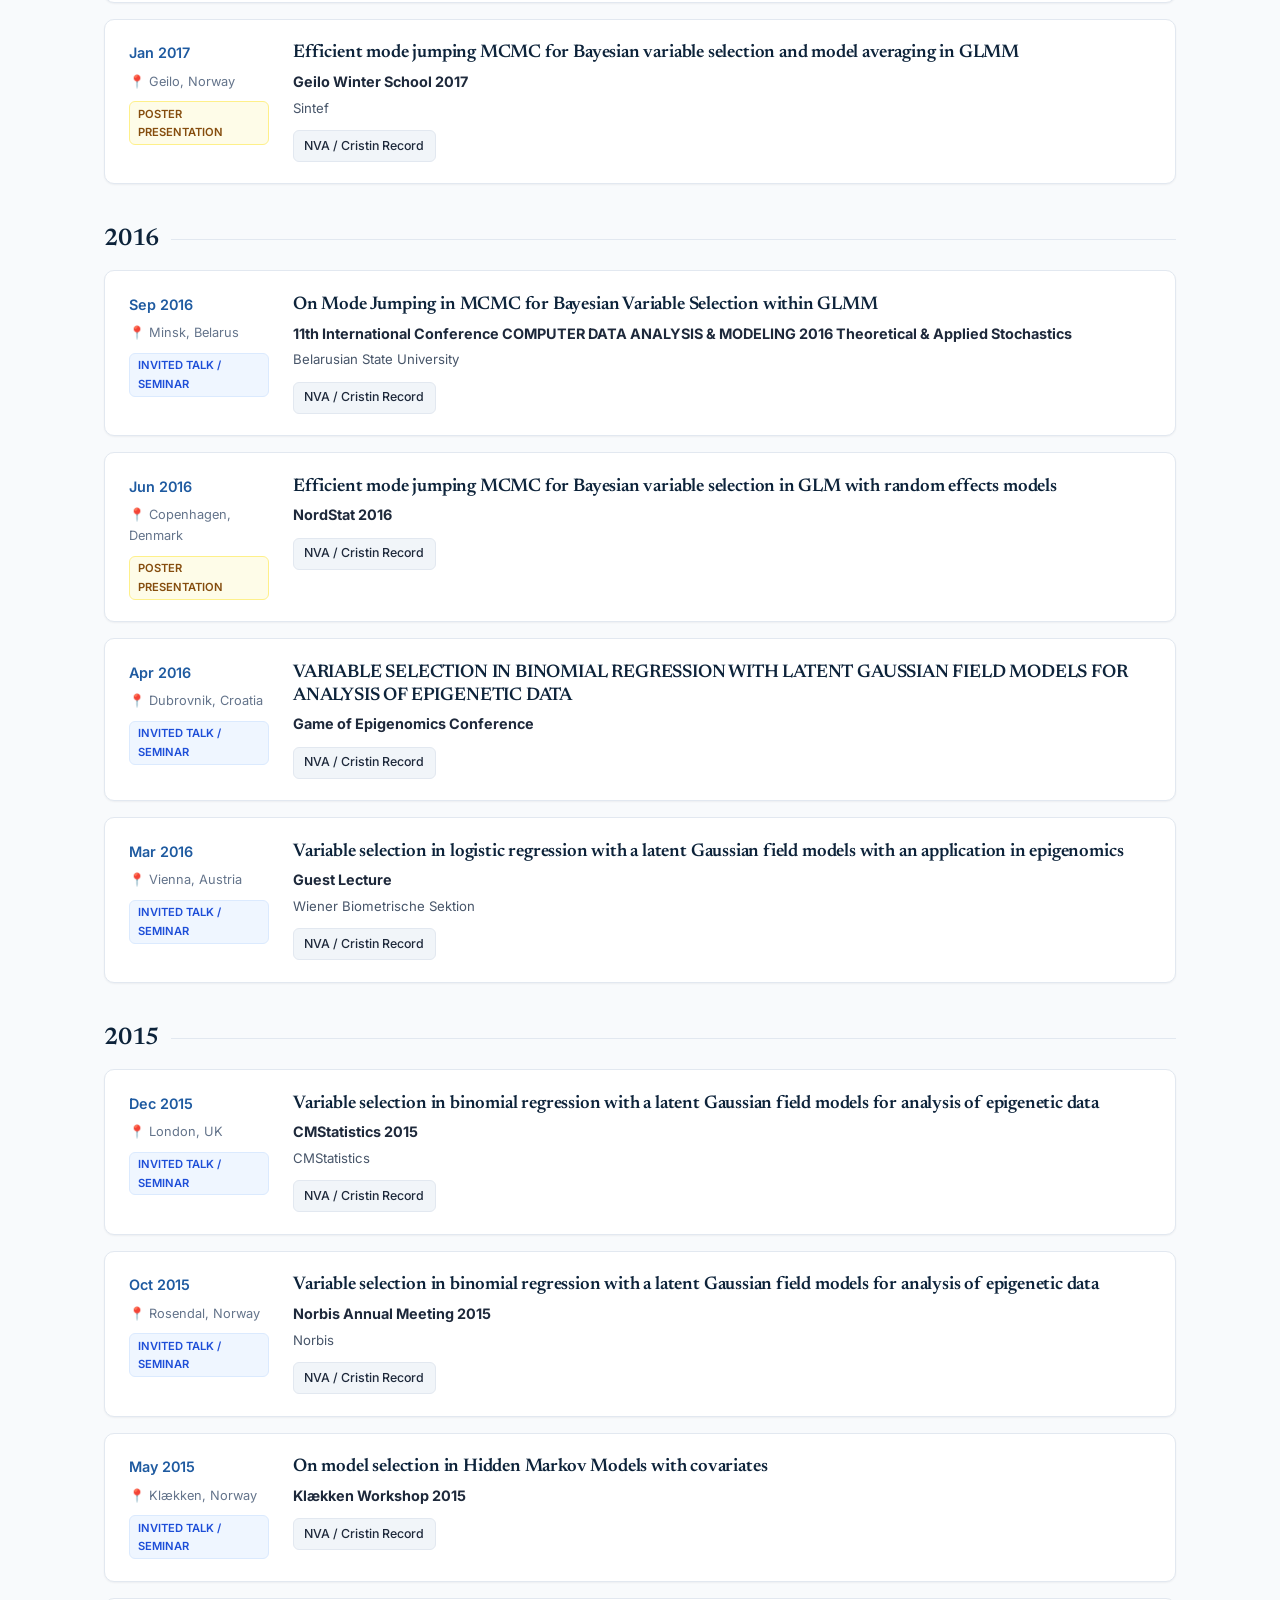
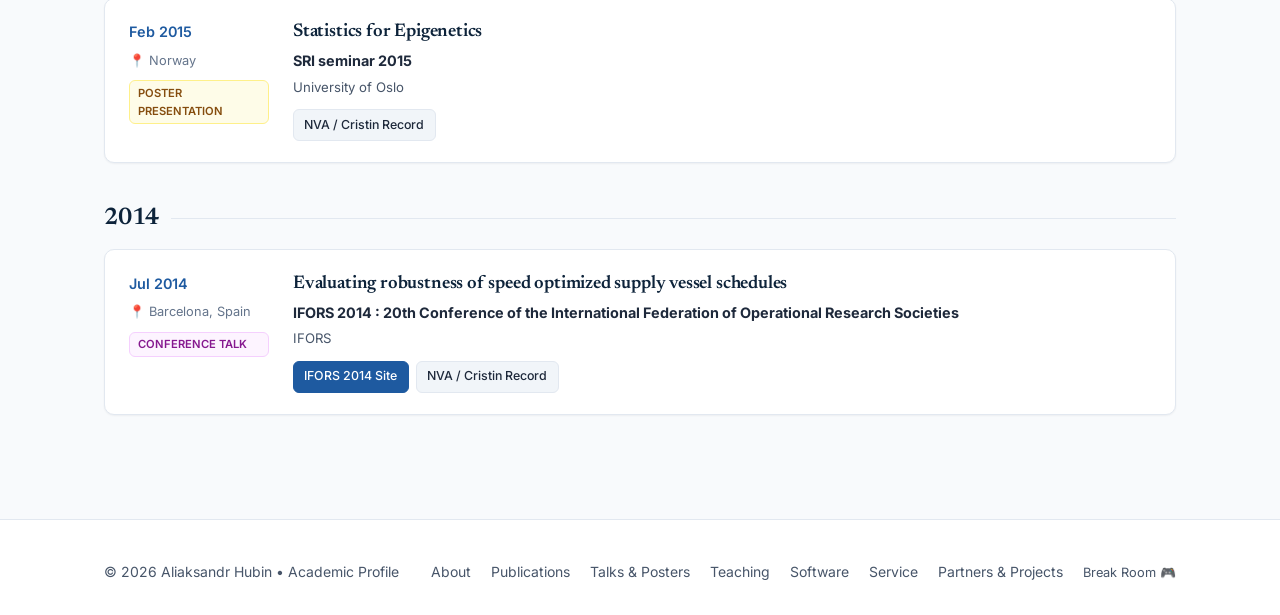
<file: talks.html>
<!DOCTYPE html>
<html lang="en">
<head>
    <meta charset="UTF-8">
    <meta name="viewport" content="width=device-width, initial-scale=1.0">
    <title>Talks &amp; Posters | Aliaksandr Hubin</title>
    <meta name="description" content="Invited talks, conference presentations, seminars, lectures, and poster sessions by Aliaksandr Hubin across Bayesian statistics, machine learning, and biostatistics.">

    <link rel="preconnect" href="https://fonts.googleapis.com">
    <link rel="preconnect" href="https://fonts.gstatic.com" crossorigin>
    <link href="https://fonts.googleapis.com/css2?family=Inter:wght@400;500;600;700&family=Newsreader:ital,opsz,wght@0,6..72,400;0,6..72,600;0,6..72,700;1,6..72,400&family=JetBrains+Mono:wght@400;500&display=swap" rel="stylesheet">

    <link rel="stylesheet" href="styles.css">
</head>
<body>

    <!-- Header Navigation -->
    <header class="site-header">
        <div class="container nav-container">
            <a href="index.html" class="brand">
                <span class="brand-name">Aliaksandr Hubin</span>
                <span class="brand-title">NMBU &amp; University of Oslo</span>
            </a>
            <button class="nav-toggle" id="navToggle" aria-label="Toggle navigation">
                <svg width="24" height="24" viewBox="0 0 24 24" fill="none" stroke="currentColor" stroke-width="2">
                    <line x1="3" y1="12" x2="21" y2="12"></line>
                    <line x1="3" y1="6" x2="21" y2="6"></line>
                    <line x1="3" y1="18" x2="21" y2="18"></line>
                </svg>
            </button>
            <nav>
                <ul class="nav-menu" id="navMenu">
                    <li><a href="index.html" class="nav-link">About</a></li>
                    <li><a href="publications.html" class="nav-link">Publications</a></li>
                    <li><a href="talks.html" class="nav-link active">Talks &amp; Posters</a></li>
                    <li><a href="teaching.html" class="nav-link">Teaching &amp; Mentoring</a></li>
                    <li><a href="software.html" class="nav-link">Software</a></li>
                    <li><a href="service.html" class="nav-link">Service</a></li>
                    <li><a href="projects.html" class="nav-link">Partners &amp; Projects</a></li>
                    <li><a href="CV_Aliaksandr_Hubin.pdf" class="nav-link-cv" target="_blank" rel="noopener">
                        <svg width="13" height="13" viewBox="0 0 24 24" fill="none" stroke="currentColor" stroke-width="2"><path d="M14 2H6a2 2 0 0 0-2 2v16a2 2 0 0 0 2 2h12a2 2 0 0 0 2-2V8z"></path><polyline points="14 2 14 8 20 8"></polyline></svg>
                        CV (PDF)
                    </a></li>
                </ul>
            </nav>
        </div>
    </header>

    <main class="site-main">
        <div class="container">

            <div class="section-header">
                <div>
                    <h1 style="font-size: 2.1rem; margin-bottom: 0.35rem;">Talks &amp; Posters</h1>
                    <p style="color: var(--text-muted); font-size: 0.95rem;">
                        Keynotes, invited lectures, conference presentations, seminars, and poster sessions across international venues &bull; All entries verified from the Norwegian Research Information Repository (NVA / Cristin).
                    </p>
                </div>
                <div class="pub-count-badge">
                    <strong>57</strong> Presentations
                </div>
            </div>

            <!-- Controls: Search & Category Filters -->
            <div class="pub-controls">
                <div class="search-box">
                    <svg width="18" height="18" viewBox="0 0 24 24" fill="none" stroke="currentColor" stroke-width="2"><circle cx="11" cy="11" r="8"></circle><line x1="21" y1="21" x2="16.65" y2="16.65"></line></svg>
                    <input type="text" id="talkSearch" class="search-input" placeholder="Search presentations, conferences, topics, locations...">
                </div>
                <div class="filter-pills" id="talkFilters">
                    <button class="filter-pill active" data-filter="all">All (57)</button>
                    <button class="filter-pill" data-filter="conference">Conference Talks (20)</button>
                    <button class="filter-pill" data-filter="seminar">Invited &amp; Seminars (23)</button>
                    <button class="filter-pill" data-filter="poster">Posters (14)</button>
                </div>
            </div>

            <!-- 2026 -->
            <div class="year-group" data-year="2026">
                <h2 class="year-heading">2026</h2>
                <div class="talk-list">
                    <div class="talk-card" data-type="conference">
                        <div class="talk-meta">
                            <span class="talk-date">Jul 2026</span>
                            <span class="talk-location">📍 Boston, USA</span>
                            <span class="talk-type-badge badge-conf">Conference Talk</span>
                        </div>
                        <div class="talk-body">
                            <h3>Bayesian Model Selection and Averaging with Latent Binary Bayesian Neural Networks</h3>
                            <div class="talk-event"><strong>JSM 2026</strong></div>
                            <div class="talk-org">American Statistical Association</div>
                            <div class="pub-links" style="margin-top: 0.65rem;"><a href="https://ww2.amstat.org/meetings/jsm/2026/onlineprogram/abstract.cfm?sid=6353&tid=6357" class="btn-pill primary" target="_blank" rel="noopener">JSM 2026 Program</a> <a href="https://hdl.handle.net/11250/5564075" class="btn-pill" target="_blank" rel="noopener">NVA / Cristin Record</a></div>
                        </div>
                    </div>
                    <div class="talk-card" data-type="conference">
                        <div class="talk-meta">
                            <span class="talk-date">Jul 2026</span>
                            <span class="talk-location">📍 Seoul, South Korea</span>
                            <span class="talk-type-badge badge-conf">Conference Talk</span>
                        </div>
                        <div class="talk-body">
                            <h3>Bayesian Fractional Polynomials for Optimal Dosage Estimation</h3>
                            <div class="talk-event"><strong>33rd International Biometric Conference (IBC 2026)</strong></div>
                            <div class="talk-org">International Biometric Society</div>
                            <div class="pub-links" style="margin-top: 0.65rem;"><a href="https://www.ibc2026.org/events/csprogram26" class="btn-pill primary" target="_blank" rel="noopener">IBC 2026 Program</a> <a href="https://hdl.handle.net/11250/5537124" class="btn-pill" target="_blank" rel="noopener">NVA / Cristin Record</a></div>
                        </div>
                    </div>
                    <div class="talk-card" data-type="conference">
                        <div class="talk-meta">
                            <span class="talk-date">Jun 2026</span>
                            <span class="talk-location">📍 Oslo, Norway</span>
                            <span class="talk-type-badge badge-conf">Conference Talk</span>
                        </div>
                        <div class="talk-body">
                            <h3>Bayesian Fractional Polynomials for Optimal Dosage Estimation</h3>
                            <div class="talk-event"><strong>IWSM 2026</strong></div>
                            <div class="talk-org">University of Oslo</div>
                            <div class="pub-links" style="margin-top: 0.65rem;"><a href="https://www.ibc2026.org/events/csprogram26" class="btn-pill primary" target="_blank" rel="noopener">IBC 2026 Program</a> <a href="https://hdl.handle.net/11250/5537123" class="btn-pill" target="_blank" rel="noopener">NVA / Cristin Record</a></div>
                        </div>
                    </div>
                    <div class="talk-card" data-type="poster">
                        <div class="talk-meta">
                            <span class="talk-date">Jun 2026</span>
                            <span class="talk-location">📍 Oslo, Norway</span>
                            <span class="talk-type-badge badge-preprint">Poster Presentation</span>
                        </div>
                        <div class="talk-body">
                            <h3>BGET: Bayesian Genetic Ensemble of Trees</h3>
                            <div class="talk-event"><strong>IWSM 2026</strong></div>
                            <div class="talk-org">University of Oslo</div>
                            <div class="pub-links" style="margin-top: 0.65rem;"><a href="https://www.mn.uio.no/math/english/research/groups/statistics-data-science/events/conferences/iwsm2026/programme_final.pdf" class="btn-pill primary" target="_blank" rel="noopener">IWSM 2026 Program</a> <a href="https://hdl.handle.net/11250/5537126" class="btn-pill" target="_blank" rel="noopener">NVA / Cristin Record</a></div>
                        </div>
                    </div>
                    <div class="talk-card" data-type="seminar">
                        <div class="talk-meta">
                            <span class="talk-date">Apr 2026</span>
                            <span class="talk-location">📍 Oslo, Norway</span>
                            <span class="talk-type-badge badge-journal">Invited Talk / Seminar</span>
                        </div>
                        <div class="talk-body">
                            <h3>Explainable Bayesian deep learning through input-skip Latent Binary Bayesian Neural Networks</h3>
                            <div class="talk-event"><strong>Seminar Series in Statistics and Data Science</strong></div>
                            <div class="talk-org">University of Oslo</div>
                            <div class="pub-links" style="margin-top: 0.65rem;"><a href="https://www.mn.uio.no/math/english/research/groups/statistics-data-science/events/seminars/spring_2026/aliaksandr-hubin.html" class="btn-pill primary" target="_blank" rel="noopener">Seminar Announcement</a> <a href="https://hdl.handle.net/11250/5537125" class="btn-pill" target="_blank" rel="noopener">NVA / Cristin Record</a></div>
                        </div>
                    </div>
                    <div class="talk-card" data-type="conference">
                        <div class="talk-meta">
                            <span class="talk-date">Mar 2026</span>
                            <span class="talk-location">📍 Norway</span>
                            <span class="talk-type-badge badge-conf">Conference Talk</span>
                        </div>
                        <div class="talk-body">
                            <h3>The effect of exercise-based rehabilitation on objectively measured daily physical activity levels in patients with persistent dyspnoea after pulmonary embolism</h3>
                            <div class="talk-event"><strong>The Nordic Congress for Cardiorespiratory Physiotherapy</strong></div>
                            <div class="talk-org">Norsk fysioterapeutforbund</div>
                            <div class="pub-links" style="margin-top: 0.65rem;"><a href="https://hdl.handle.net/11250/5525990" class="btn-pill" target="_blank" rel="noopener">NVA / Cristin Record</a></div>
                        </div>
                    </div>
                </div>
            </div>

            <!-- 2025 -->
            <div class="year-group" data-year="2025">
                <h2 class="year-heading">2025</h2>
                <div class="talk-list">
                    <div class="talk-card" data-type="conference">
                        <div class="talk-meta">
                            <span class="talk-date">Oct 2025</span>
                            <span class="talk-location">📍 Norges Idrettshøgskole, Norway</span>
                            <span class="talk-type-badge badge-conf">Conference Talk</span>
                        </div>
                        <div class="talk-body">
                            <h3>Safety of Heavy Resistance Exercise During Pregnancy and Postpartum: A Controlled, Prospective Cohort Study</h3>
                            <div class="talk-event"><strong>8th annual meeting International Strength &amp; Conditioning Society</strong></div>
                            <div class="talk-org">SCS - International Conference for Strength &amp; Conditioning Society</div>
                            <div class="pub-links" style="margin-top: 0.65rem;"><a href="https://hdl.handle.net/11250/5066812" class="btn-pill" target="_blank" rel="noopener">NVA / Cristin Record</a></div>
                        </div>
                    </div>
                    <div class="talk-card" data-type="conference">
                        <div class="talk-meta">
                            <span class="talk-date">Sep 2025</span>
                            <span class="talk-location">📍 Graz, Austria</span>
                            <span class="talk-type-badge badge-conf">Conference Talk</span>
                        </div>
                        <div class="talk-body">
                            <h3>Bayesian and Frequentist Workows in Practice, Part 2: Insights From the Kepler Task and Bacteremia Task Reanalysis with a Focus on Bayesian Model Averaging</h3>
                            <div class="talk-event"><strong>34th Conference of the Austro-Swiss Region (ROeS)</strong></div>
                            <div class="talk-org">IBS</div>
                            <div class="pub-links" style="margin-top: 0.65rem;"><a href="https://hdl.handle.net/11250/5336022" class="btn-pill" target="_blank" rel="noopener">NVA / Cristin Record</a></div>
                        </div>
                    </div>
                    <div class="talk-card" data-type="poster">
                        <div class="talk-meta">
                            <span class="talk-date">Jul 2025</span>
                            <span class="talk-location">📍 Limerick, Ireland</span>
                            <span class="talk-type-badge badge-preprint">Poster Presentation</span>
                        </div>
                        <div class="talk-body">
                            <h3>Bayesian Generalized Nonlinear Models Offer Basis Free SINDy With Model Uncertainty</h3>
                            <div class="talk-event"><strong>IWSM 2025</strong></div>
                            <div class="talk-org">University of Limerick</div>
                            <div class="pub-links" style="margin-top: 0.65rem;"><a href="https://hdl.handle.net/11250/3264770" class="btn-pill" target="_blank" rel="noopener">NVA / Cristin Record</a></div>
                        </div>
                    </div>
                    <div class="talk-card" data-type="seminar">
                        <div class="talk-meta">
                            <span class="talk-date">May 2025</span>
                            <span class="talk-location">📍 Vienna, Austria</span>
                            <span class="talk-type-badge badge-journal">Invited Talk / Seminar</span>
                        </div>
                        <div class="talk-body">
                            <h3>Bayesian Analysis of Kepler&#x27;s Third Law Discovery and Bacteremia Classification</h3>
                            <div class="talk-event"><strong>STRATOS TG2 Meeting in Vienna</strong></div>
                            <div class="talk-org">Medical University of Vienna and STRATOS</div>
                            <div class="pub-links" style="margin-top: 0.65rem;"><a href="https://hdl.handle.net/11250/4766517" class="btn-pill" target="_blank" rel="noopener">NVA / Cristin Record</a></div>
                        </div>
                    </div>
                    <div class="talk-card" data-type="seminar">
                        <div class="talk-meta">
                            <span class="talk-date">Apr 2025</span>
                            <span class="talk-location">📍 Oslo, Norway</span>
                            <span class="talk-type-badge badge-journal">Invited Talk / Seminar</span>
                        </div>
                        <div class="talk-body">
                            <h3>Flexible Bayesian Model Selection and Model Averaging</h3>
                            <div class="talk-event"><strong>The OCBE biostatistics seminar series</strong></div>
                            <div class="talk-org"> Oslo Centre for Biostatistics and Epidemiology </div>
                            <div class="pub-links" style="margin-top: 0.65rem;"><a href="https://hdl.handle.net/11250/5001744" class="btn-pill" target="_blank" rel="noopener">NVA / Cristin Record</a></div>
                        </div>
                    </div>
                </div>
            </div>

            <!-- 2024 -->
            <div class="year-group" data-year="2024">
                <h2 class="year-heading">2024</h2>
                <div class="talk-list">
                    <div class="talk-card" data-type="conference">
                        <div class="talk-meta">
                            <span class="talk-date">Nov 2024</span>
                            <span class="talk-location">📍 Barcelona</span>
                            <span class="talk-type-badge badge-conf">Conference Talk</span>
                        </div>
                        <div class="talk-body">
                            <h3>A subsampling MCMC approach for Bayesian model selection and model averaging</h3>
                            <div class="talk-event"><strong>Statistics Seminar Series</strong></div>
                            <div class="talk-org">Universitat Pompeu Fabra</div>
                            <div class="pub-links" style="margin-top: 0.65rem;"><a href="slides/Hubin_Subsampling_MCMC_Barcelona_24.pdf" class="btn-pill primary" target="_blank" rel="noopener">Slides (PDF)</a> <a href="https://www.upf.edu/web/econ/statistics-seminar-series" class="btn-pill" target="_blank" rel="noopener">UPF Seminar Info</a> <a href="https://hdl.handle.net/11250/3223455" class="btn-pill" target="_blank" rel="noopener">NVA / Cristin Record</a></div>
                        </div>
                    </div>
                    <div class="talk-card" data-type="conference">
                        <div class="talk-meta">
                            <span class="talk-date">Oct 2024</span>
                            <span class="talk-location">📍 Norges Idrettshøgskole, Norway</span>
                            <span class="talk-type-badge badge-conf">Conference Talk</span>
                        </div>
                        <div class="talk-body">
                            <h3>Kan vi anbefale kvinnelige utøvere å trene tung frivekts-styrketrening under graviditet og barseltid?</h3>
                            <div class="talk-event"><strong>Olympiatoppens forskningskonferanse</strong></div>
                            <div class="talk-org">Olympiatoppen Norge</div>
                            <div class="pub-links" style="margin-top: 0.65rem;"><a href="https://hdl.handle.net/11250/3531816" class="btn-pill" target="_blank" rel="noopener">NVA / Cristin Record</a></div>
                        </div>
                    </div>
                    <div class="talk-card" data-type="poster">
                        <div class="talk-meta">
                            <span class="talk-date">Jul 2024</span>
                            <span class="talk-location">📍 Venice</span>
                            <span class="talk-type-badge badge-preprint">Poster Presentation</span>
                        </div>
                        <div class="talk-body">
                            <h3>Structure learning in Bayesian neural networks</h3>
                            <div class="talk-event"><strong>ISBA2024</strong></div>
                            <div class="talk-org">ISBA</div>
                            <div class="pub-links" style="margin-top: 0.65rem;"><a href="https://isba2024.org/" class="btn-pill primary" target="_blank" rel="noopener">ISBA 2024 Site</a> <a href="https://hdl.handle.net/11250/3483449" class="btn-pill" target="_blank" rel="noopener">NVA / Cristin Record</a></div>
                        </div>
                    </div>
                    <div class="talk-card" data-type="seminar">
                        <div class="talk-meta">
                            <span class="talk-date">Jun 2024</span>
                            <span class="talk-location">📍 Tønsberg</span>
                            <span class="talk-type-badge badge-journal">Invited Talk / Seminar</span>
                        </div>
                        <div class="talk-body">
                            <h3>A subsampling MCMC approach for Bayesian model selection and  model averaging</h3>
                            <div class="talk-event"><strong>Det 21. norske statistikermøtet</strong></div>
                            <div class="talk-org">NSF avd. Oslo</div>
                            <div class="pub-links" style="margin-top: 0.65rem;"><a href="https://sites.google.com/view/nsm24/hjem" class="btn-pill primary" target="_blank" rel="noopener">NSM24 Website</a> <a href="https://hdl.handle.net/11250/4438663" class="btn-pill" target="_blank" rel="noopener">NVA / Cristin Record</a></div>
                        </div>
                    </div>
                </div>
            </div>

            <!-- 2023 -->
            <div class="year-group" data-year="2023">
                <h2 class="year-heading">2023</h2>
                <div class="talk-list">
                    <div class="talk-card" data-type="conference">
                        <div class="talk-meta">
                            <span class="talk-date">Nov 2023</span>
                            <span class="talk-location">📍 Trondheim, Norway</span>
                            <span class="talk-type-badge badge-conf">Conference Talk</span>
                        </div>
                        <div class="talk-body">
                            <h3>Tung styrketrening i svangerskap og barseltid – helt greit? Preliminære data fra en prospektiv, kontrollert kohortstudie.</h3>
                            <div class="talk-event"><strong>Norsk Idrettsmedisinsk Høstkongress</strong></div>
                            <div class="talk-org">NIMF</div>
                            <div class="pub-links" style="margin-top: 0.65rem;"><a href="https://hdl.handle.net/11250/3443485" class="btn-pill" target="_blank" rel="noopener">NVA / Cristin Record</a></div>
                        </div>
                    </div>
                    <div class="talk-card" data-type="seminar">
                        <div class="talk-meta">
                            <span class="talk-date">Jun 2023</span>
                            <span class="talk-location">📍 Thessaloniki</span>
                            <span class="talk-type-badge badge-journal">Invited Talk / Seminar</span>
                        </div>
                        <div class="talk-body">
                            <h3>Genetically modified mode jumping MCMC approach for Bayesian multivariate fractional polynomials</h3>
                            <div class="talk-event"><strong>The 10th International Workshop on Applied Probability</strong></div>
                            <div class="talk-org">IWAP</div>
                            <div class="pub-links" style="margin-top: 0.65rem;"><a href="https://hdl.handle.net/11250/5010710" class="btn-pill" target="_blank" rel="noopener">NVA / Cristin Record</a></div>
                        </div>
                    </div>
                </div>
            </div>

            <!-- 2022 -->
            <div class="year-group" data-year="2022">
                <h2 class="year-heading">2022</h2>
                <div class="talk-list">
                    <div class="talk-card" data-type="conference">
                        <div class="talk-meta">
                            <span class="talk-date">Jul 2022</span>
                            <span class="talk-location">📍 Vienna, Austria</span>
                            <span class="talk-type-badge badge-conf">Conference Talk</span>
                        </div>
                        <div class="talk-body">
                            <h3>Variational Bayes for inference on model and parameter uncertainty in Bayesian neural networks</h3>
                            <div class="talk-event"><strong>Biometric Colloquium</strong></div>
                            <div class="talk-org">Wiener Biometrische Sektion</div>
                            <div class="pub-links" style="margin-top: 0.65rem;"><a href="https://hdl.handle.net/11250/3514495" class="btn-pill" target="_blank" rel="noopener">NVA / Cristin Record</a></div>
                        </div>
                    </div>
                    <div class="talk-card" data-type="poster">
                        <div class="talk-meta">
                            <span class="talk-date">Jul 2022</span>
                            <span class="talk-location">📍 Montreal, Canada</span>
                            <span class="talk-type-badge badge-preprint">Poster Presentation</span>
                        </div>
                        <div class="talk-body">
                            <h3>On a genetically modified mode jumping MCMC approach for multivariate fractional polynomials</h3>
                            <div class="talk-event"><strong>BAYSM 2022</strong></div>
                            <div class="talk-org">ISBA, ISBA junior section</div>
                            <div class="pub-links" style="margin-top: 0.65rem;"><a href="https://www.baysm.org/" class="btn-pill primary" target="_blank" rel="noopener">BAYSM 2022 Site</a> <a href="https://hdl.handle.net/11250/4695400" class="btn-pill" target="_blank" rel="noopener">NVA / Cristin Record</a></div>
                        </div>
                    </div>
                    <div class="talk-card" data-type="poster">
                        <div class="talk-meta">
                            <span class="talk-date">Jul 2022</span>
                            <span class="talk-location">📍 Trieste, Italy</span>
                            <span class="talk-type-badge badge-preprint">Poster Presentation</span>
                        </div>
                        <div class="talk-body">
                            <h3>On a genetically modified mode jumping MCMC approach for multivariate fractional polynomials</h3>
                            <div class="talk-event"><strong>IWSM 2022</strong></div>
                            <div class="talk-org">sms, statistical Modelling society</div>
                            <div class="pub-links" style="margin-top: 0.65rem;"><a href="https://www.baysm.org/" class="btn-pill primary" target="_blank" rel="noopener">BAYSM 2022 Site</a> <a href="https://hdl.handle.net/11250/3455355" class="btn-pill" target="_blank" rel="noopener">NVA / Cristin Record</a></div>
                        </div>
                    </div>
                    <div class="talk-card" data-type="poster">
                        <div class="talk-meta">
                            <span class="talk-date">Jun 2022</span>
                            <span class="talk-location">📍 Motreal, Canada</span>
                            <span class="talk-type-badge badge-preprint">Poster Presentation</span>
                        </div>
                        <div class="talk-body">
                            <h3>A subsampling approach for Bayesian model selection</h3>
                            <div class="talk-event"><strong>ISBA 2022</strong></div>
                            <div class="talk-org">ISBA</div>
                            <div class="pub-links" style="margin-top: 0.65rem;"><a href="https://isba2022.org/" class="btn-pill primary" target="_blank" rel="noopener">ISBA 2022 Site</a> <a href="https://hdl.handle.net/11250/3573233" class="btn-pill" target="_blank" rel="noopener">NVA / Cristin Record</a></div>
                        </div>
                    </div>
                    <div class="talk-card" data-type="poster">
                        <div class="talk-meta">
                            <span class="talk-date">Jan 2022</span>
                            <span class="talk-location">📍 Tromsø, Norway</span>
                            <span class="talk-type-badge badge-preprint">Poster Presentation</span>
                        </div>
                        <div class="talk-body">
                            <h3>Variational Inference for Bayesian Neural Networks under Model and Parameter Uncertainty</h3>
                            <div class="talk-event"><strong>NLDL 2022</strong></div>
                            <div class="talk-org">UiT, Visual Intelligence</div>
                            <div class="pub-links" style="margin-top: 0.65rem;"><a href="https://hdl.handle.net/11250/4522327" class="btn-pill" target="_blank" rel="noopener">NVA / Cristin Record</a></div>
                        </div>
                    </div>
                </div>
            </div>

            <!-- 2021 -->
            <div class="year-group" data-year="2021">
                <h2 class="year-heading">2021</h2>
                <div class="talk-list">
                    <div class="talk-card" data-type="conference">
                        <div class="talk-meta">
                            <span class="talk-date">Sep 2021</span>
                            <span class="talk-location">📍 Athens, Greece</span>
                            <span class="talk-type-badge badge-conf">Conference Talk</span>
                        </div>
                        <div class="talk-body">
                            <h3>Reversible Genetically Modified MCMCs</h3>
                            <div class="talk-event"><strong>22nd European Young Statisticians Meeting</strong></div>
                            <div class="talk-org">Bernoulli sosciety</div>
                            <div class="pub-links" style="margin-top: 0.65rem;"><a href="https://eysm2021.gr/" class="btn-pill primary" target="_blank" rel="noopener">EYSM 2021 Site</a> <a href="https://hdl.handle.net/11250/4967699" class="btn-pill" target="_blank" rel="noopener">NVA / Cristin Record</a></div>
                        </div>
                    </div>
                    <div class="talk-card" data-type="poster">
                        <div class="talk-meta">
                            <span class="talk-date">Aug 2021</span>
                            <span class="talk-location">📍 Online</span>
                            <span class="talk-type-badge badge-preprint">Poster Presentation</span>
                        </div>
                        <div class="talk-body">
                            <h3>skweak: weak supervision made easy for NLP</h3>
                            <div class="talk-event"><strong>ACL-IJCNLP 2021</strong></div>
                            <div class="talk-org">Association for Computational Linguistics</div>
                            <div class="pub-links" style="margin-top: 0.65rem;"><a href="https://aclanthology.org/2021.acl-demo.40/" class="btn-pill primary" target="_blank" rel="noopener">ACL 2021 Paper & Demo</a> <a href="https://hdl.handle.net/11250/3622530" class="btn-pill" target="_blank" rel="noopener">NVA / Cristin Record</a></div>
                        </div>
                    </div>
                    <div class="talk-card" data-type="conference">
                        <div class="talk-meta">
                            <span class="talk-date">Jun 2021</span>
                            <span class="talk-location">📍 Online</span>
                            <span class="talk-type-badge badge-conf">Conference Talk</span>
                        </div>
                        <div class="talk-body">
                            <h3>Variational Inference for Bayesian Neural Networks under Model and Parameter Uncertainty</h3>
                            <div class="talk-event"><strong>2021 World Meeting of the International Society for Bayesian Analysis</strong></div>
                            <div class="talk-org"> International Society for Bayesian Analysis</div>
                            <div class="pub-links" style="margin-top: 0.65rem;"><a href="https://hdl.handle.net/11250/4640890" class="btn-pill" target="_blank" rel="noopener">NVA / Cristin Record</a></div>
                        </div>
                    </div>
                    <div class="talk-card" data-type="conference">
                        <div class="talk-meta">
                            <span class="talk-date">Jun 2021</span>
                            <span class="talk-location">📍 Tromsø, Norway</span>
                            <span class="talk-type-badge badge-conf">Conference Talk</span>
                        </div>
                        <div class="talk-body">
                            <h3>Variational Bayes for inference on model and parameter
uncertainty in Bayesian neural networks</h3>
                            <div class="talk-event"><strong>The 28th Nordic Conference in Mathematical Statistics</strong></div>
                            <div class="talk-org"> UiT The Arctic University of Norway</div>
                            <div class="pub-links" style="margin-top: 0.65rem;"><a href="https://hdl.handle.net/11250/5217911" class="btn-pill" target="_blank" rel="noopener">NVA / Cristin Record</a></div>
                        </div>
                    </div>
                </div>
            </div>

            <!-- 2020 -->
            <div class="year-group" data-year="2020">
                <h2 class="year-heading">2020</h2>
                <div class="talk-list">
                    <div class="talk-card" data-type="conference">
                        <div class="talk-meta">
                            <span class="talk-date">Feb 2020</span>
                            <span class="talk-location">📍 online, USA</span>
                            <span class="talk-type-badge badge-conf">Conference Talk</span>
                        </div>
                        <div class="talk-body">
                            <h3>A novel algorithmic approach to Bayesian Logic Regression</h3>
                            <div class="talk-event"><strong>Bayesian Analysis discussion paper webinar</strong></div>
                            <div class="talk-org">ISBA, IMS</div>
                            <div class="pub-links" style="margin-top: 0.65rem;"><a href="https://doi.org/10.1214/18-BA1141" class="btn-pill primary" target="_blank" rel="noopener">Discussion Paper in Bayesian Analysis</a> <a href="https://hdl.handle.net/11250/4158806" class="btn-pill" target="_blank" rel="noopener">NVA / Cristin Record</a></div>
                        </div>
                    </div>
                </div>
            </div>

            <!-- 2019 -->
            <div class="year-group" data-year="2019">
                <h2 class="year-heading">2019</h2>
                <div class="talk-list">
                    <div class="talk-card" data-type="seminar">
                        <div class="talk-meta">
                            <span class="talk-date">Dec 2019</span>
                            <span class="talk-location">📍 Sanya, China</span>
                            <span class="talk-type-badge badge-journal">Invited Talk / Seminar</span>
                        </div>
                        <div class="talk-body">
                            <h3>An adaptive simulated annealing EM algorithm for inference on non-homogeneous hidden Markov models</h3>
                            <div class="talk-event"><strong>AIIPCC &#x27;19</strong></div>
                            <div class="talk-org">ASciE</div>
                            <div class="pub-links" style="margin-top: 0.65rem;"><a href="https://hdl.handle.net/11250/3613864" class="btn-pill" target="_blank" rel="noopener">NVA / Cristin Record</a></div>
                        </div>
                    </div>
                    <div class="talk-card" data-type="conference">
                        <div class="talk-meta">
                            <span class="talk-date">Dec 2019</span>
                            <span class="talk-location">📍 London, UK</span>
                            <span class="talk-type-badge badge-conf">Conference Talk</span>
                        </div>
                        <div class="talk-body">
                            <h3>Combining model and parameter uncertainty in Bayesian neural networks</h3>
                            <div class="talk-event"><strong>CMStatistics 2019</strong></div>
                            <div class="talk-org">ERCIM Working Group on Computational and Methodological Stat</div>
                            <div class="pub-links" style="margin-top: 0.65rem;"><a href="https://hdl.handle.net/11250/3664573" class="btn-pill" target="_blank" rel="noopener">NVA / Cristin Record</a></div>
                        </div>
                    </div>
                    <div class="talk-card" data-type="seminar">
                        <div class="talk-meta">
                            <span class="talk-date">Nov 2019</span>
                            <span class="talk-location">📍 Minsk, Belarus</span>
                            <span class="talk-type-badge badge-journal">Invited Talk / Seminar</span>
                        </div>
                        <div class="talk-body">
                            <h3>Combining Model and Parameter Uncertainty in Bayesian Neural Networks</h3>
                            <div class="talk-event"><strong>Data Science Major Minsk</strong></div>
                            <div class="talk-org">Open Data Science (ODS.AI)</div>
                            <div class="pub-links" style="margin-top: 0.65rem;"><a href="https://hdl.handle.net/11250/4699991" class="btn-pill" target="_blank" rel="noopener">NVA / Cristin Record</a></div>
                        </div>
                    </div>
                    <div class="talk-card" data-type="seminar">
                        <div class="talk-meta">
                            <span class="talk-date">Nov 2019</span>
                            <span class="talk-location">📍 Oslo, Norway</span>
                            <span class="talk-type-badge badge-journal">Invited Talk / Seminar</span>
                        </div>
                        <div class="talk-body">
                            <h3>Using node embedding to obtain
information from network based
transactions data in a bank</h3>
                            <div class="talk-event"><strong>BIG INSIGHT DAY 2019</strong></div>
                            <div class="talk-org">BIG INSIGHT</div>
                            <div class="pub-links" style="margin-top: 0.65rem;"><a href="https://hdl.handle.net/11250/4429148" class="btn-pill" target="_blank" rel="noopener">NVA / Cristin Record</a></div>
                        </div>
                    </div>
                    <div class="talk-card" data-type="seminar">
                        <div class="talk-meta">
                            <span class="talk-date">Sep 2019</span>
                            <span class="talk-location">📍 Minsk, Belarus</span>
                            <span class="talk-type-badge badge-journal">Invited Talk / Seminar</span>
                        </div>
                        <div class="talk-body">
                            <h3>Combining Model and Parameter Uncertainty in Bayesian Neural Networks</h3>
                            <div class="talk-event"><strong>CDAM 2019</strong></div>
                            <div class="talk-org">Belarusian State University, Vienna University of Technology</div>
                            <div class="pub-links" style="margin-top: 0.65rem;"><a href="https://hdl.handle.net/11250/4938477" class="btn-pill" target="_blank" rel="noopener">NVA / Cristin Record</a></div>
                        </div>
                    </div>
                    <div class="talk-card" data-type="seminar">
                        <div class="talk-meta">
                            <span class="talk-date">Sep 2019</span>
                            <span class="talk-location">📍 Minsk, Belarus</span>
                            <span class="talk-type-badge badge-journal">Invited Talk / Seminar</span>
                        </div>
                        <div class="talk-body">
                            <h3>Bayesian binomial regression model with a latent Gaussian field for analysis of epigenetic data</h3>
                            <div class="talk-event"><strong>CDAM 2019</strong></div>
                            <div class="talk-org">Belarusian State University, Vienna University of Technology</div>
                            <div class="pub-links" style="margin-top: 0.65rem;"><a href="https://hdl.handle.net/11250/4643973" class="btn-pill" target="_blank" rel="noopener">NVA / Cristin Record</a></div>
                        </div>
                    </div>
                    <div class="talk-card" data-type="conference">
                        <div class="talk-meta">
                            <span class="talk-date">Jun 2019</span>
                            <span class="talk-location">📍 Trondheim, Norway</span>
                            <span class="talk-type-badge badge-conf">Conference Talk</span>
                        </div>
                        <div class="talk-body">
                            <h3>Combining Model and Parameter Uncertainty in Bayesian Neural Networks</h3>
                            <div class="talk-event"><strong>Nordic Probabilistic AI School</strong></div>
                            <div class="talk-org">Norwegian Open AI Lab and Norwegian University of Science an</div>
                            <div class="pub-links" style="margin-top: 0.65rem;"><a href="https://hdl.handle.net/11250/5141296" class="btn-pill" target="_blank" rel="noopener">NVA / Cristin Record</a></div>
                        </div>
                    </div>
                    <div class="talk-card" data-type="seminar">
                        <div class="talk-meta">
                            <span class="talk-date">Apr 2019</span>
                            <span class="talk-location">📍 Oslo, Norway</span>
                            <span class="talk-type-badge badge-journal">Invited Talk / Seminar</span>
                        </div>
                        <div class="talk-body">
                            <h3>Combining Model and Parameter Uncertainty in Bayesian Neural Networks</h3>
                            <div class="talk-event"><strong>Big Insight Lunch</strong></div>
                            <div class="talk-org">Big insight, UiO, NR</div>
                            <div class="pub-links" style="margin-top: 0.65rem;"><a href="https://hdl.handle.net/11250/5258959" class="btn-pill" target="_blank" rel="noopener">NVA / Cristin Record</a></div>
                        </div>
                    </div>
                    <div class="talk-card" data-type="seminar">
                        <div class="talk-meta">
                            <span class="talk-date">Apr 2019</span>
                            <span class="talk-location">📍 Limassol, Cyprus</span>
                            <span class="talk-type-badge badge-journal">Invited Talk / Seminar</span>
                        </div>
                        <div class="talk-body">
                            <h3>Combining Model and Parameter Uncertainty in Bayesian Neural Networks</h3>
                            <div class="talk-event"><strong>CRONOSMDA2019</strong></div>
                            <div class="talk-org">ECOSTA (workshop), CRoNoS COST Action (Spring Course and fin</div>
                            <div class="pub-links" style="margin-top: 0.65rem;"><a href="https://hdl.handle.net/11250/4385525" class="btn-pill" target="_blank" rel="noopener">NVA / Cristin Record</a></div>
                        </div>
                    </div>
                </div>
            </div>

            <!-- 2018 -->
            <div class="year-group" data-year="2018">
                <h2 class="year-heading">2018</h2>
                <div class="talk-list">
                    <div class="talk-card" data-type="conference">
                        <div class="talk-meta">
                            <span class="talk-date">Dec 2018</span>
                            <span class="talk-location">📍 Oslo, Norway</span>
                            <span class="talk-type-badge badge-conf">Conference Talk</span>
                        </div>
                        <div class="talk-body">
                            <h3>Deep Bayesian regression models</h3>
                            <div class="talk-event"><strong>Machine learning seminar at UiO</strong></div>
                            <div class="talk-org">University of Oslo</div>
                            <div class="pub-links" style="margin-top: 0.65rem;"><a href="https://hdl.handle.net/11250/4871440" class="btn-pill" target="_blank" rel="noopener">NVA / Cristin Record</a></div>
                        </div>
                    </div>
                    <div class="talk-card" data-type="poster">
                        <div class="talk-meta">
                            <span class="talk-date">Oct 2018</span>
                            <span class="talk-location">📍 Voss, Norway</span>
                            <span class="talk-type-badge badge-preprint">Poster Presentation</span>
                        </div>
                        <div class="talk-body">
                            <h3>Deep Bayesian regression models</h3>
                            <div class="talk-event"><strong>NORBIS annual meeting 2018</strong></div>
                            <div class="talk-org">NORBIS</div>
                            <div class="pub-links" style="margin-top: 0.65rem;"><a href="https://hdl.handle.net/11250/4100523" class="btn-pill" target="_blank" rel="noopener">NVA / Cristin Record</a></div>
                        </div>
                    </div>
                    <div class="talk-card" data-type="poster">
                        <div class="talk-meta">
                            <span class="talk-date">Jul 2018</span>
                            <span class="talk-location">📍 Barcelona, Spain</span>
                            <span class="talk-type-badge badge-preprint">Poster Presentation</span>
                        </div>
                        <div class="talk-body">
                            <h3>Deep Bayesian regression models</h3>
                            <div class="talk-event"><strong>IBC2018</strong></div>
                            
                            <div class="pub-links" style="margin-top: 0.65rem;"><a href="https://hdl.handle.net/11250/5027464" class="btn-pill" target="_blank" rel="noopener">NVA / Cristin Record</a></div>
                        </div>
                    </div>
                    <div class="talk-card" data-type="seminar">
                        <div class="talk-meta">
                            <span class="talk-date">Jun 2018</span>
                            <span class="talk-location">📍 Tartu, Estonia</span>
                            <span class="talk-type-badge badge-journal">Invited Talk / Seminar</span>
                        </div>
                        <div class="talk-body">
                            <h3>Deep Bayesian regression models</h3>
                            <div class="talk-event"><strong>NORDSTAT2018 conference</strong></div>
                            
                            <div class="pub-links" style="margin-top: 0.65rem;"><a href="https://hdl.handle.net/11250/3376836" class="btn-pill" target="_blank" rel="noopener">NVA / Cristin Record</a></div>
                        </div>
                    </div>
                    <div class="talk-card" data-type="seminar">
                        <div class="talk-meta">
                            <span class="talk-date">May 2018</span>
                            <span class="talk-location">📍 Oslo, Norway</span>
                            <span class="talk-type-badge badge-journal">Invited Talk / Seminar</span>
                        </div>
                        <div class="talk-body">
                            <h3>Deep Bayesian regression models</h3>
                            <div class="talk-event"><strong>FocuStat Conference</strong></div>
                            <div class="talk-org">University of Oslo</div>
                            <div class="pub-links" style="margin-top: 0.65rem;"><a href="https://hdl.handle.net/11250/4973483" class="btn-pill" target="_blank" rel="noopener">NVA / Cristin Record</a></div>
                        </div>
                    </div>
                    <div class="talk-card" data-type="conference">
                        <div class="talk-meta">
                            <span class="talk-date">Mar 2018</span>
                            <span class="talk-location">📍 Yandex School of Data Analysis, RU</span>
                            <span class="talk-type-badge badge-conf">Conference Talk</span>
                        </div>
                        <div class="talk-body">
                            <h3>Deep Bayesian regression models</h3>
                            <div class="talk-event"><strong>Seminar on Bayesian Methods in Machine Learning</strong></div>
                            <div class="talk-org">Dmitry Vetrov, Higher School of Economics</div>
                            <div class="pub-links" style="margin-top: 0.65rem;"><a href="https://hdl.handle.net/11250/4792127" class="btn-pill" target="_blank" rel="noopener">NVA / Cristin Record</a></div>
                        </div>
                    </div>
                </div>
            </div>

            <!-- 2017 -->
            <div class="year-group" data-year="2017">
                <h2 class="year-heading">2017</h2>
                <div class="talk-list">
                    <div class="talk-card" data-type="seminar">
                        <div class="talk-meta">
                            <span class="talk-date">Oct 2017</span>
                            <span class="talk-location">📍 Vienna, Austria</span>
                            <span class="talk-type-badge badge-journal">Invited Talk / Seminar</span>
                        </div>
                        <div class="talk-body">
                            <h3>Deep non-linear regression models in a Bayesian framework</h3>
                            <div class="talk-event"><strong>Biometrischen Kolloquium </strong></div>
                            <div class="talk-org">Wiener Biometrische Sektion</div>
                            <div class="pub-links" style="margin-top: 0.65rem;"><a href="https://hdl.handle.net/11250/4200072" class="btn-pill" target="_blank" rel="noopener">NVA / Cristin Record</a></div>
                        </div>
                    </div>
                    <div class="talk-card" data-type="seminar">
                        <div class="talk-meta">
                            <span class="talk-date">Aug 2017</span>
                            <span class="talk-location">📍 Vienna, Austria</span>
                            <span class="talk-type-badge badge-journal">Invited Talk / Seminar</span>
                        </div>
                        <div class="talk-body">
                            <h3>Variable selection in binomial regression with latent Gaussian field models for analysis of 
epigenetic data</h3>
                            <div class="talk-event"><strong>CEN-ISBS-2017</strong></div>
                            <div class="talk-org"> Central European Network of the International Biometric So</div>
                            <div class="pub-links" style="margin-top: 0.65rem;"><a href="https://hdl.handle.net/11250/3538784" class="btn-pill" target="_blank" rel="noopener">NVA / Cristin Record</a></div>
                        </div>
                    </div>
                    <div class="talk-card" data-type="poster">
                        <div class="talk-meta">
                            <span class="talk-date">Jun 2017</span>
                            <span class="talk-location">📍 Fort Collins, USA</span>
                            <span class="talk-type-badge badge-preprint">Poster Presentation</span>
                        </div>
                        <div class="talk-body">
                            <h3>A novel algorithmic approach to Bayesian Logic Regression</h3>
                            <div class="talk-event"><strong>2017 14th Graybill Conference on Statistical Genomics and Genetics</strong></div>
                            <div class="talk-org">Colorado State University</div>
                            <div class="pub-links" style="margin-top: 0.65rem;"><a href="https://doi.org/10.1214/18-BA1141" class="btn-pill primary" target="_blank" rel="noopener">Discussion Paper in Bayesian Analysis</a> <a href="https://hdl.handle.net/11250/4100674" class="btn-pill" target="_blank" rel="noopener">NVA / Cristin Record</a></div>
                        </div>
                    </div>
                    <div class="talk-card" data-type="seminar">
                        <div class="talk-meta">
                            <span class="talk-date">Jun 2017</span>
                            <span class="talk-location">📍 Oslo, Norway</span>
                            <span class="talk-type-badge badge-journal">Invited Talk / Seminar</span>
                        </div>
                        <div class="talk-body">
                            <h3>A novel GMJMCMC algorithm for Bayesian Logic Regression models</h3>
                            <div class="talk-event"><strong>ML@UiO</strong></div>
                            <div class="talk-org">University of Oslo</div>
                            <div class="pub-links" style="margin-top: 0.65rem;"><a href="https://hdl.handle.net/11250/4248802" class="btn-pill" target="_blank" rel="noopener">NVA / Cristin Record</a></div>
                        </div>
                    </div>
                    <div class="talk-card" data-type="conference">
                        <div class="talk-meta">
                            <span class="talk-date">Apr 2017</span>
                            <span class="talk-location">📍 Blindern, Norway</span>
                            <span class="talk-type-badge badge-conf">Conference Talk</span>
                        </div>
                        <div class="talk-body">
                            <h3>A novel algorithmic approach to Bayesian Logic Regression</h3>
                            <div class="talk-event"><strong>Tuesday Seminar at UiO</strong></div>
                            <div class="talk-org">UiO</div>
                            <div class="pub-links" style="margin-top: 0.65rem;"><a href="https://doi.org/10.1214/18-BA1141" class="btn-pill primary" target="_blank" rel="noopener">Discussion Paper in Bayesian Analysis</a> <a href="https://hdl.handle.net/11250/4492000" class="btn-pill" target="_blank" rel="noopener">NVA / Cristin Record</a></div>
                        </div>
                    </div>
                    <div class="talk-card" data-type="poster">
                        <div class="talk-meta">
                            <span class="talk-date">Jan 2017</span>
                            <span class="talk-location">📍 Geilo, Norway</span>
                            <span class="talk-type-badge badge-preprint">Poster Presentation</span>
                        </div>
                        <div class="talk-body">
                            <h3>Efficient mode jumping MCMC for Bayesian
variable selection and model averaging in GLMM</h3>
                            <div class="talk-event"><strong>Geilo Winter School 2017</strong></div>
                            <div class="talk-org">Sintef</div>
                            <div class="pub-links" style="margin-top: 0.65rem;"><a href="https://hdl.handle.net/11250/3740694" class="btn-pill" target="_blank" rel="noopener">NVA / Cristin Record</a></div>
                        </div>
                    </div>
                </div>
            </div>

            <!-- 2016 -->
            <div class="year-group" data-year="2016">
                <h2 class="year-heading">2016</h2>
                <div class="talk-list">
                    <div class="talk-card" data-type="seminar">
                        <div class="talk-meta">
                            <span class="talk-date">Sep 2016</span>
                            <span class="talk-location">📍 Minsk, Belarus</span>
                            <span class="talk-type-badge badge-journal">Invited Talk / Seminar</span>
                        </div>
                        <div class="talk-body">
                            <h3>On Mode Jumping in MCMC for Bayesian Variable
Selection within GLMM</h3>
                            <div class="talk-event"><strong>11th International Conference COMPUTER DATA ANALYSIS &amp; MODELING 2016 Theoretical &amp; Applied Stochastics</strong></div>
                            <div class="talk-org">Belarusian State University</div>
                            <div class="pub-links" style="margin-top: 0.65rem;"><a href="https://hdl.handle.net/11250/4770195" class="btn-pill" target="_blank" rel="noopener">NVA / Cristin Record</a></div>
                        </div>
                    </div>
                    <div class="talk-card" data-type="poster">
                        <div class="talk-meta">
                            <span class="talk-date">Jun 2016</span>
                            <span class="talk-location">📍 Copenhagen, Denmark</span>
                            <span class="talk-type-badge badge-preprint">Poster Presentation</span>
                        </div>
                        <div class="talk-body">
                            <h3>Efficient mode jumping MCMC for Bayesian variable selection in GLM with random effects models</h3>
                            <div class="talk-event"><strong>NordStat 2016</strong></div>
                            
                            <div class="pub-links" style="margin-top: 0.65rem;"><a href="https://hdl.handle.net/11250/4973064" class="btn-pill" target="_blank" rel="noopener">NVA / Cristin Record</a></div>
                        </div>
                    </div>
                    <div class="talk-card" data-type="seminar">
                        <div class="talk-meta">
                            <span class="talk-date">Apr 2016</span>
                            <span class="talk-location">📍 Dubrovnik, Croatia</span>
                            <span class="talk-type-badge badge-journal">Invited Talk / Seminar</span>
                        </div>
                        <div class="talk-body">
                            <h3>VARIABLE SELECTION IN BINOMIAL REGRESSION WITH LATENT GAUSSIAN FIELD MODELS FOR ANALYSIS OF EPIGENETIC DATA</h3>
                            <div class="talk-event"><strong>Game of Epigenomics Conference</strong></div>
                            
                            <div class="pub-links" style="margin-top: 0.65rem;"><a href="https://hdl.handle.net/11250/4385921" class="btn-pill" target="_blank" rel="noopener">NVA / Cristin Record</a></div>
                        </div>
                    </div>
                    <div class="talk-card" data-type="seminar">
                        <div class="talk-meta">
                            <span class="talk-date">Mar 2016</span>
                            <span class="talk-location">📍 Vienna, Austria</span>
                            <span class="talk-type-badge badge-journal">Invited Talk / Seminar</span>
                        </div>
                        <div class="talk-body">
                            <h3>Variable selection in logistic regression with a latent Gaussian field models with an application in epigenomics</h3>
                            <div class="talk-event"><strong>Guest Lecture</strong></div>
                            <div class="talk-org">Wiener Biometrische Sektion</div>
                            <div class="pub-links" style="margin-top: 0.65rem;"><a href="https://hdl.handle.net/11250/3357123" class="btn-pill" target="_blank" rel="noopener">NVA / Cristin Record</a></div>
                        </div>
                    </div>
                </div>
            </div>

            <!-- 2015 -->
            <div class="year-group" data-year="2015">
                <h2 class="year-heading">2015</h2>
                <div class="talk-list">
                    <div class="talk-card" data-type="seminar">
                        <div class="talk-meta">
                            <span class="talk-date">Dec 2015</span>
                            <span class="talk-location">📍 London, UK</span>
                            <span class="talk-type-badge badge-journal">Invited Talk / Seminar</span>
                        </div>
                        <div class="talk-body">
                            <h3>Variable selection in binomial regression with a latent
Gaussian field models for analysis of epigenetic data</h3>
                            <div class="talk-event"><strong>CMStatistics 2015</strong></div>
                            <div class="talk-org">CMStatistics</div>
                            <div class="pub-links" style="margin-top: 0.65rem;"><a href="https://hdl.handle.net/11250/3479930" class="btn-pill" target="_blank" rel="noopener">NVA / Cristin Record</a></div>
                        </div>
                    </div>
                    <div class="talk-card" data-type="seminar">
                        <div class="talk-meta">
                            <span class="talk-date">Oct 2015</span>
                            <span class="talk-location">📍 Rosendal, Norway</span>
                            <span class="talk-type-badge badge-journal">Invited Talk / Seminar</span>
                        </div>
                        <div class="talk-body">
                            <h3>Variable selection in binomial regression with a latent
Gaussian field models for analysis of epigenetic data</h3>
                            <div class="talk-event"><strong>Norbis Annual Meeting 2015</strong></div>
                            <div class="talk-org">Norbis</div>
                            <div class="pub-links" style="margin-top: 0.65rem;"><a href="https://hdl.handle.net/11250/5118890" class="btn-pill" target="_blank" rel="noopener">NVA / Cristin Record</a></div>
                        </div>
                    </div>
                    <div class="talk-card" data-type="seminar">
                        <div class="talk-meta">
                            <span class="talk-date">May 2015</span>
                            <span class="talk-location">📍 Klækken, Norway</span>
                            <span class="talk-type-badge badge-journal">Invited Talk / Seminar</span>
                        </div>
                        <div class="talk-body">
                            <h3>On model selection in Hidden Markov Models with covariates</h3>
                            <div class="talk-event"><strong>Klækken Workshop 2015</strong></div>
                            
                            <div class="pub-links" style="margin-top: 0.65rem;"><a href="https://hdl.handle.net/11250/4652582" class="btn-pill" target="_blank" rel="noopener">NVA / Cristin Record</a></div>
                        </div>
                    </div>
                    <div class="talk-card" data-type="poster">
                        <div class="talk-meta">
                            <span class="talk-date">Feb 2015</span>
                            <span class="talk-location">📍 Norway</span>
                            <span class="talk-type-badge badge-preprint">Poster Presentation</span>
                        </div>
                        <div class="talk-body">
                            <h3>Statistics for Epigenetics</h3>
                            <div class="talk-event"><strong>SRI seminar 2015</strong></div>
                            <div class="talk-org">University of Oslo</div>
                            <div class="pub-links" style="margin-top: 0.65rem;"><a href="https://hdl.handle.net/11250/3687016" class="btn-pill" target="_blank" rel="noopener">NVA / Cristin Record</a></div>
                        </div>
                    </div>
                </div>
            </div>

            <!-- 2014 -->
            <div class="year-group" data-year="2014">
                <h2 class="year-heading">2014</h2>
                <div class="talk-list">
                    <div class="talk-card" data-type="conference">
                        <div class="talk-meta">
                            <span class="talk-date">Jul 2014</span>
                            <span class="talk-location">📍 Barcelona, Spain</span>
                            <span class="talk-type-badge badge-conf">Conference Talk</span>
                        </div>
                        <div class="talk-body">
                            <h3>Evaluating robustness of speed optimized supply vessel schedules</h3>
                            <div class="talk-event"><strong>IFORS 2014 : 20th Conference of the International Federation of Operational Research Societies</strong></div>
                            <div class="talk-org">IFORS</div>
                            <div class="pub-links" style="margin-top: 0.65rem;"><a href="http://ifors2014.org/" class="btn-pill primary" target="_blank" rel="noopener">IFORS 2014 Site</a> <a href="https://hdl.handle.net/11250/4312301" class="btn-pill" target="_blank" rel="noopener">NVA / Cristin Record</a></div>
                        </div>
                    </div>
                </div>
            </div>

            <div id="noTalksMessage" style="display: none; text-align: center; padding: 3rem 1rem; color: var(--text-muted);">
                <p style="font-size: 1.1rem; margin-bottom: 0.5rem;">No presentations match your search or filter.</p>
                <button class="btn-pill primary" onclick="resetTalkFilters()">Clear Filters</button>
            </div>

        </div>
    </main>

    <!-- Site Footer -->
    <footer class="site-footer">
        <div class="container footer-inner">
            <div>
                <p>&copy; 2026 Aliaksandr Hubin &bull; Academic Profile</p>
            </div>
            <ul class="footer-nav">
                <li><a href="index.html">About</a></li>
                <li><a href="publications.html">Publications</a></li>
                <li><a href="talks.html">Talks &amp; Posters</a></li>
                <li><a href="teaching.html">Teaching</a></li>
                <li><a href="software.html">Software</a></li>
                <li><a href="service.html">Service</a></li>
                <li><a href="projects.html">Partners &amp; Projects</a></li>
                <li><a href="game.html" class="easter-egg-link">Break Room 🎮</a></li>
            </ul>
        </div>
    </footer>

    <!-- Interactive Search and Filter Script -->
    <script>
        document.getElementById('navToggle').addEventListener('click', function() {
            document.getElementById('navMenu').classList.toggle('open');
        });

        const searchInput = document.getElementById('talkSearch');
        const filterPills = document.querySelectorAll('#talkFilters .filter-pill');
        const talkCards = document.querySelectorAll('.talk-card');
        const yearGroups = document.querySelectorAll('.year-group');
        const noTalksMessage = document.getElementById('noTalksMessage');

        let activeFilter = 'all';

        function updateTalkVisibility() {
            const query = searchInput.value.toLowerCase().trim();
            let totalVisible = 0;

            yearGroups.forEach(group => {
                let groupVisibleCount = 0;
                const cards = group.querySelectorAll('.talk-card');

                cards.forEach(card => {
                    const type = card.getAttribute('data-type');
                    const text = card.textContent.toLowerCase();

                    const matchesFilter = (activeFilter === 'all') || (type === activeFilter);
                    const matchesSearch = query === '' || text.includes(query);

                    if (matchesFilter && matchesSearch) {
                        card.style.display = 'grid';
                        groupVisibleCount++;
                        totalVisible++;
                    } else {
                        card.style.display = 'none';
                    }
                });

                if (groupVisibleCount > 0) {
                    group.style.display = 'block';
                } else {
                    group.style.display = 'none';
                }
            });

            if (totalVisible === 0) {
                noTalksMessage.style.display = 'block';
            } else {
                noTalksMessage.style.display = 'none';
            }
        }

        filterPills.forEach(pill => {
            pill.addEventListener('click', () => {
                filterPills.forEach(p => p.classList.remove('active'));
                pill.classList.add('active');
                activeFilter = pill.getAttribute('data-filter');
                updateTalkVisibility();
            });
        });

        searchInput.addEventListener('input', updateTalkVisibility);

        function resetTalkFilters() {
            searchInput.value = '';
            filterPills.forEach(p => p.classList.remove('active'));
            filterPills[0].classList.add('active');
            activeFilter = 'all';
            updateTalkVisibility();
        }
    </script>
</body>
</html>
</file>
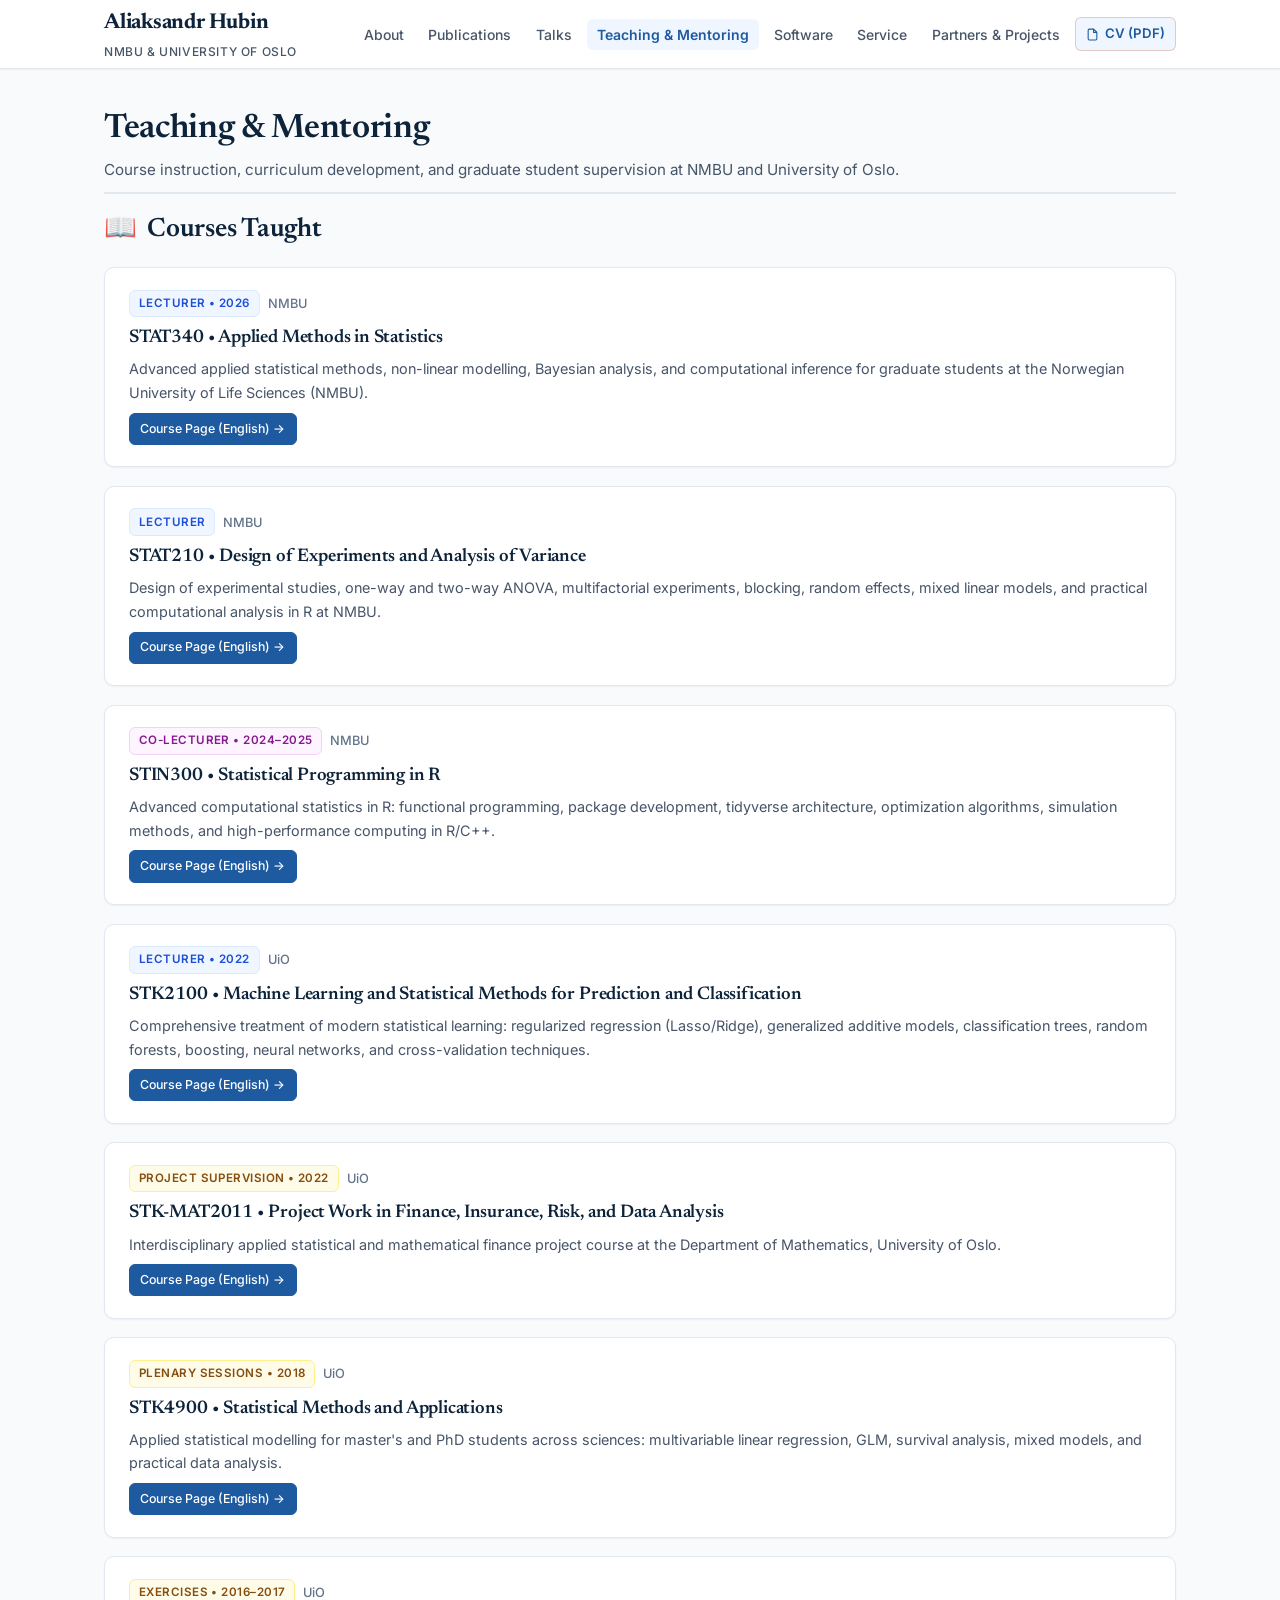
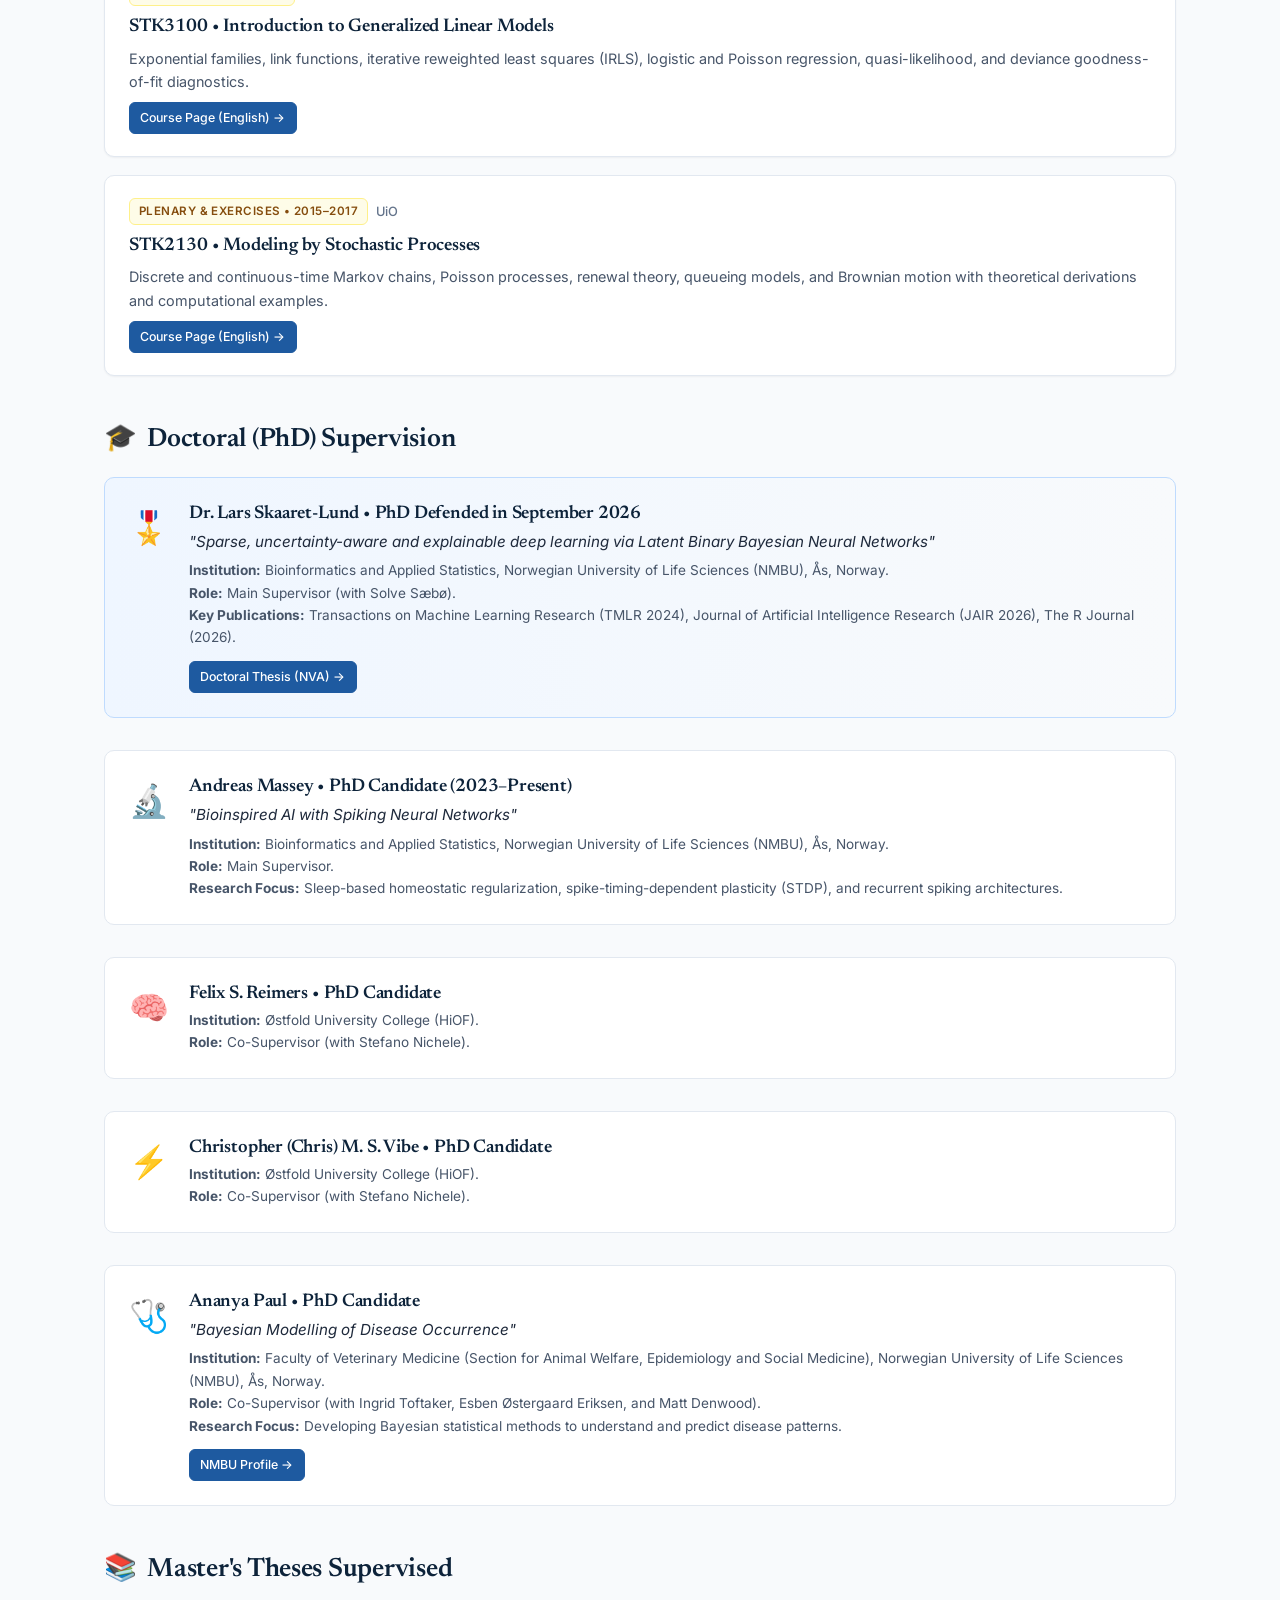
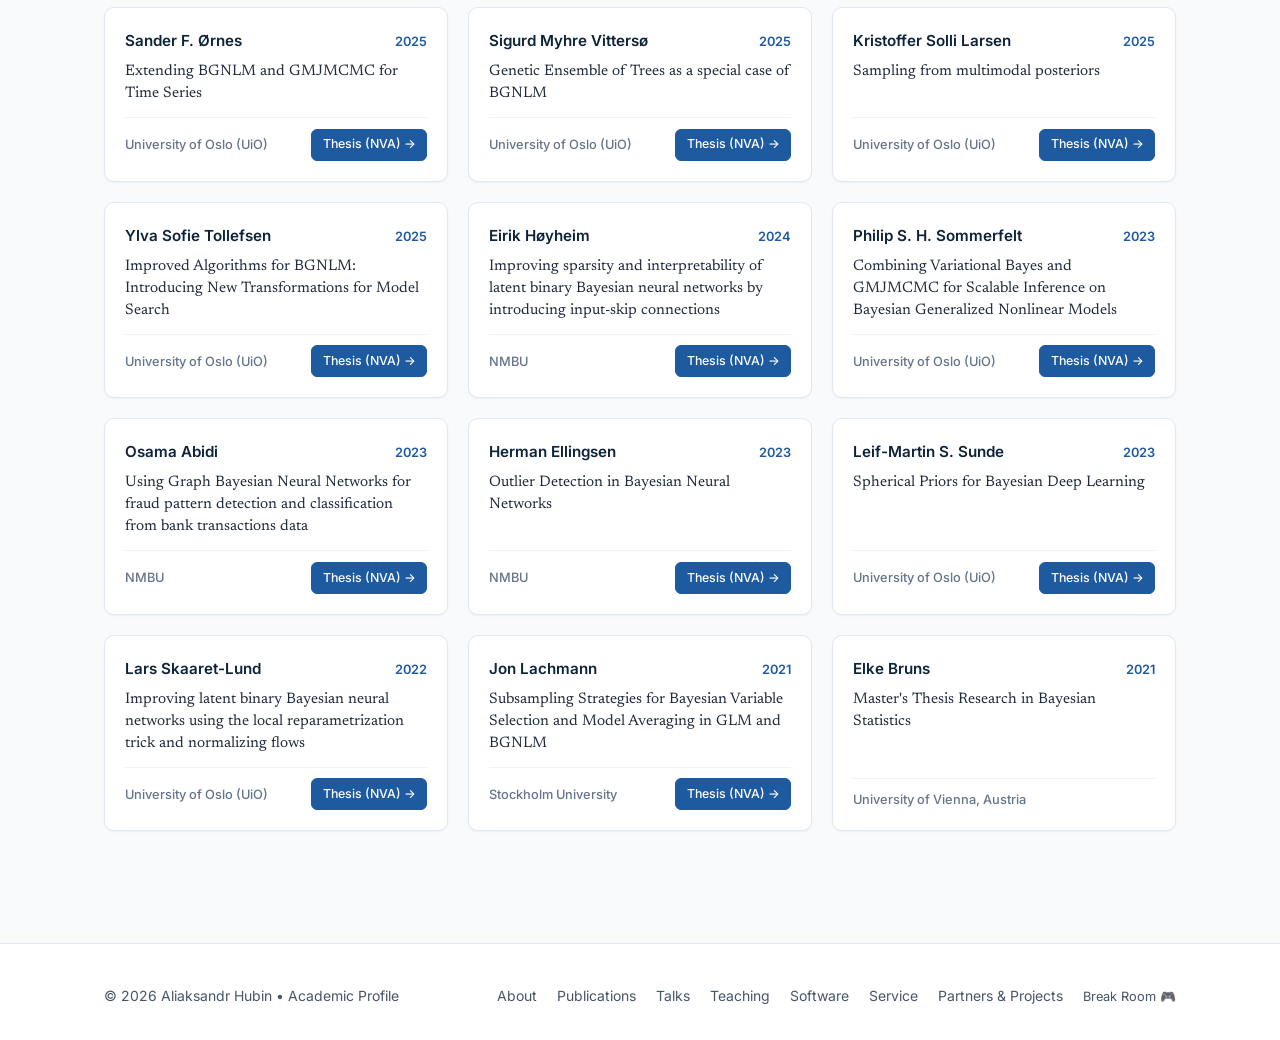
<file: teaching.html>
<!DOCTYPE html>
<html lang="en">
<head>
    <meta charset="UTF-8">
    <meta name="viewport" content="width=device-width, initial-scale=1.0">
    <title>Teaching &amp; Mentoring | Aliaksandr Hubin</title>
    <meta name="description" content="Teaching and student supervision portfolio of Aliaksandr Hubin at NMBU and University of Oslo, including PhD and Master's thesis supervision.">

    <link rel="preconnect" href="https://fonts.googleapis.com">
    <link rel="preconnect" href="https://fonts.gstatic.com" crossorigin>
    <link href="https://fonts.googleapis.com/css2?family=Inter:wght@400;500;600;700&family=Newsreader:ital,opsz,wght@0,6..72,400;0,6..72,600;0,6..72,700;1,6..72,400&family=JetBrains+Mono:wght@400;500&display=swap" rel="stylesheet">

    <link rel="stylesheet" href="styles.css">
</head>
<body>

    <!-- Header Navigation -->
    <header class="site-header">
        <div class="container nav-container">
            <a href="index.html" class="brand">
                <span class="brand-name">Aliaksandr Hubin</span>
                <span class="brand-title">NMBU &amp; University of Oslo</span>
            </a>
            <button class="nav-toggle" id="navToggle" aria-label="Toggle navigation">
                <svg width="24" height="24" viewBox="0 0 24 24" fill="none" stroke="currentColor" stroke-width="2">
                    <line x1="3" y1="12" x2="21" y2="12"></line>
                    <line x1="3" y1="6" x2="21" y2="6"></line>
                    <line x1="3" y1="18" x2="21" y2="18"></line>
                </svg>
            </button>
            <nav>
                <ul class="nav-menu" id="navMenu">
                    <li><a href="index.html" class="nav-link">About</a></li>
                    <li><a href="publications.html" class="nav-link">Publications</a></li>
                    <li><a href="talks.html" class="nav-link">Talks</a></li>
                    <li><a href="teaching.html" class="nav-link active">Teaching &amp; Mentoring</a></li>
                    <li><a href="software.html" class="nav-link">Software</a></li>
                    <li><a href="service.html" class="nav-link">Service</a></li>
                    <li><a href="projects.html" class="nav-link">Partners &amp; Projects</a></li>
                    <li><a href="CV_Aliaksandr_Hubin.pdf" class="nav-link-cv" target="_blank" rel="noopener">
                        <svg width="13" height="13" viewBox="0 0 24 24" fill="none" stroke="currentColor" stroke-width="2"><path d="M14 2H6a2 2 0 0 0-2 2v16a2 2 0 0 0 2 2h12a2 2 0 0 0 2-2V8z"></path><polyline points="14 2 14 8 20 8"></polyline></svg>
                        CV (PDF)
                    </a></li>
                </ul>
            </nav>
        </div>
    </header>

    <main class="site-main">
        <div class="container">

            <div class="section-header">
                <div>
                    <h1 style="font-size: 2.1rem; margin-bottom: 0.35rem;">Teaching &amp; Mentoring</h1>
                    <p style="color: var(--text-muted); font-size: 0.95rem;">
                        Course instruction, curriculum development, and graduate student supervision at NMBU and University of Oslo.
                    </p>
                </div>
            </div>

            <!-- Teaching Section -->
            <section class="section-block" id="teaching">
                <h2 class="section-title"><span>📖</span> Courses Taught</h2>
                
                <div class="pub-list">
                    <div class="pub-card">
                        <div class="pub-meta-top">
                            <span class="pub-type-badge badge-journal">Lecturer &bull; 2026</span>
                            <span class="pub-year">NMBU</span>
                        </div>
                        <h3 class="pub-title">STAT340 &bull; Applied Methods in Statistics</h3>
                        <p style="color: var(--text-muted); font-size: 0.9rem; margin-bottom: 0.5rem;">
                            Advanced applied statistical methods, non-linear modelling, Bayesian analysis, and computational inference for graduate students at the Norwegian University of Life Sciences (NMBU).
                        </p>
                        <div class="pub-links">
                            <a href="https://www.nmbu.no/en/course/STAT340" class="btn-pill primary" target="_blank" rel="noopener">Course Page (English) &rarr;</a>
                        </div>
                    </div>

                    <div class="pub-card">
                        <div class="pub-meta-top">
                            <span class="pub-type-badge badge-journal">Lecturer</span>
                            <span class="pub-year">NMBU</span>
                        </div>
                        <h3 class="pub-title">STAT210 &bull; Design of Experiments and Analysis of Variance</h3>
                        <p style="color: var(--text-muted); font-size: 0.9rem; margin-bottom: 0.5rem;">
                            Design of experimental studies, one-way and two-way ANOVA, multifactorial experiments, blocking, random effects, mixed linear models, and practical computational analysis in R at NMBU.
                        </p>
                        <div class="pub-links">
                            <a href="https://www.nmbu.no/en/course/STAT210" class="btn-pill primary" target="_blank" rel="noopener">Course Page (English) &rarr;</a>
                        </div>
                    </div>

                    <div class="pub-card">
                        <div class="pub-meta-top">
                            <span class="pub-type-badge badge-conf">Co-Lecturer &bull; 2024–2025</span>
                            <span class="pub-year">NMBU</span>
                        </div>
                        <h3 class="pub-title">STIN300 &bull; Statistical Programming in R</h3>
                        <p style="color: var(--text-muted); font-size: 0.9rem; margin-bottom: 0.5rem;">
                            Advanced computational statistics in R: functional programming, package development, tidyverse architecture, optimization algorithms, simulation methods, and high-performance computing in R/C++.
                        </p>
                        <div class="pub-links">
                            <a href="https://www.nmbu.no/en/course/STIN300" class="btn-pill primary" target="_blank" rel="noopener">Course Page (English) &rarr;</a>
                        </div>
                    </div>

                    <div class="pub-card">
                        <div class="pub-meta-top">
                            <span class="pub-type-badge badge-journal">Lecturer &bull; 2022</span>
                            <span class="pub-year">UiO</span>
                        </div>
                        <h3 class="pub-title">STK2100 &bull; Machine Learning and Statistical Methods for Prediction and Classification</h3>
                        <p style="color: var(--text-muted); font-size: 0.9rem; margin-bottom: 0.5rem;">
                            Comprehensive treatment of modern statistical learning: regularized regression (Lasso/Ridge), generalized additive models, classification trees, random forests, boosting, neural networks, and cross-validation techniques.
                        </p>
                        <div class="pub-links">
                            <a href="https://www.uio.no/studier/emner/matnat/math/STK2100/index-eng.html" class="btn-pill primary" target="_blank" rel="noopener">Course Page (English) &rarr;</a>
                        </div>
                    </div>

                    <div class="pub-card">
                        <div class="pub-meta-top">
                            <span class="pub-type-badge badge-preprint">Project Supervision &bull; 2022</span>
                            <span class="pub-year">UiO</span>
                        </div>
                        <h3 class="pub-title">STK-MAT2011 &bull; Project Work in Finance, Insurance, Risk, and Data Analysis</h3>
                        <p style="color: var(--text-muted); font-size: 0.9rem; margin-bottom: 0.5rem;">
                            Interdisciplinary applied statistical and mathematical finance project course at the Department of Mathematics, University of Oslo.
                        </p>
                        <div class="pub-links">
                            <a href="https://www.uio.no/studier/emner/matnat/math/STK-MAT2011/index-eng.html" class="btn-pill primary" target="_blank" rel="noopener">Course Page (English) &rarr;</a>
                        </div>
                    </div>

                    <div class="pub-card">
                        <div class="pub-meta-top">
                            <span class="pub-type-badge badge-preprint">Plenary Sessions &bull; 2018</span>
                            <span class="pub-year">UiO</span>
                        </div>
                        <h3 class="pub-title">STK4900 &bull; Statistical Methods and Applications</h3>
                        <p style="color: var(--text-muted); font-size: 0.9rem; margin-bottom: 0.5rem;">
                            Applied statistical modelling for master's and PhD students across sciences: multivariable linear regression, GLM, survival analysis, mixed models, and practical data analysis.
                        </p>
                        <div class="pub-links">
                            <a href="https://www.uio.no/studier/emner/matnat/math/STK4900/index-eng.html" class="btn-pill primary" target="_blank" rel="noopener">Course Page (English) &rarr;</a>
                        </div>
                    </div>

                    <div class="pub-card">
                        <div class="pub-meta-top">
                            <span class="pub-type-badge badge-preprint">Exercises &bull; 2016–2017</span>
                            <span class="pub-year">UiO</span>
                        </div>
                        <h3 class="pub-title">STK3100 &bull; Introduction to Generalized Linear Models</h3>
                        <p style="color: var(--text-muted); font-size: 0.9rem; margin-bottom: 0.5rem;">
                            Exponential families, link functions, iterative reweighted least squares (IRLS), logistic and Poisson regression, quasi-likelihood, and deviance goodness-of-fit diagnostics.
                        </p>
                        <div class="pub-links">
                            <a href="https://www.uio.no/studier/emner/matnat/math/STK3100/index-eng.html" class="btn-pill primary" target="_blank" rel="noopener">Course Page (English) &rarr;</a>
                        </div>
                    </div>

                    <div class="pub-card">
                        <div class="pub-meta-top">
                            <span class="pub-type-badge badge-preprint">Plenary &amp; Exercises &bull; 2015–2017</span>
                            <span class="pub-year">UiO</span>
                        </div>
                        <h3 class="pub-title">STK2130 &bull; Modeling by Stochastic Processes</h3>
                        <p style="color: var(--text-muted); font-size: 0.9rem; margin-bottom: 0.5rem;">
                            Discrete and continuous-time Markov chains, Poisson processes, renewal theory, queueing models, and Brownian motion with theoretical derivations and computational examples.
                        </p>
                        <div class="pub-links">
                            <a href="https://www.uio.no/studier/emner/matnat/math/STK2130/index-eng.html" class="btn-pill primary" target="_blank" rel="noopener">Course Page (English) &rarr;</a>
                        </div>
                    </div>
                </div>
            </section>

            <!-- PhD Mentoring Section -->
            <section class="section-block" id="phd">
                <h2 class="section-title"><span>🎓</span> Doctoral (PhD) Supervision</h2>

                <div class="mentoring-phd-box">
                    <div class="phd-badge-icon">🎖️</div>
                    <div class="mentoring-phd-info">
                        <h4>Dr. Lars Skaaret-Lund &bull; PhD Defended in September 2026</h4>
                        <div class="mentoring-phd-title">
                            "Sparse, uncertainty-aware and explainable deep learning via Latent Binary Bayesian Neural Networks"
                        </div>
                        <div class="mentoring-phd-meta">
                            <strong>Institution:</strong> Bioinformatics and Applied Statistics, Norwegian University of Life Sciences (NMBU), Ås, Norway.<br>
                            <strong>Role:</strong> Main Supervisor (with Solve Sæbø).<br>
                            <strong>Key Publications:</strong> Transactions on Machine Learning Research (TMLR 2024), Journal of Artificial Intelligence Research (JAIR 2026), The R Journal (2026).
                        </div>
                        <div class="pub-links" style="margin-top: 0.75rem;">
                            <a href="https://hdl.handle.net/11250/5562722" class="btn-pill primary" target="_blank" rel="noopener">Doctoral Thesis (NVA) &rarr;</a>
                        </div>
                    </div>
                </div>

                <div class="mentoring-phd-box" style="background: var(--bg-card); border-color: var(--border-color);">
                    <div class="phd-badge-icon">🔬</div>
                    <div class="mentoring-phd-info">
                        <h4>Andreas Massey &bull; PhD Candidate (2023–Present)</h4>
                        <div class="mentoring-phd-title">
                            "Bioinspired AI with Spiking Neural Networks"
                        </div>
                        <div class="mentoring-phd-meta">
                            <strong>Institution:</strong> Bioinformatics and Applied Statistics, Norwegian University of Life Sciences (NMBU), Ås, Norway.<br>
                            <strong>Role:</strong> Main Supervisor.<br>
                            <strong>Research Focus:</strong> Sleep-based homeostatic regularization, spike-timing-dependent plasticity (STDP), and recurrent spiking architectures.
                        </div>
                    </div>
                </div>

                <div class="mentoring-phd-box" style="background: var(--bg-card); border-color: var(--border-color);">
                    <div class="phd-badge-icon">🧠</div>
                    <div class="mentoring-phd-info">
                        <h4>Felix S. Reimers &bull; PhD Candidate</h4>
                        <div class="mentoring-phd-meta">
                            <strong>Institution:</strong> Østfold University College (HiOF).<br>
                            <strong>Role:</strong> Co-Supervisor (with Stefano Nichele).
                        </div>
                    </div>
                </div>

                <div class="mentoring-phd-box" style="background: var(--bg-card); border-color: var(--border-color);">
                    <div class="phd-badge-icon">⚡</div>
                    <div class="mentoring-phd-info">
                        <h4>Christopher (Chris) M. S. Vibe &bull; PhD Candidate</h4>
                        <div class="mentoring-phd-meta">
                            <strong>Institution:</strong> Østfold University College (HiOF).<br>
                            <strong>Role:</strong> Co-Supervisor (with Stefano Nichele).
                        </div>
                    </div>
                </div>

                <div class="mentoring-phd-box" style="background: var(--bg-card); border-color: var(--border-color);">
                    <div class="phd-badge-icon">🩺</div>
                    <div class="mentoring-phd-info">
                        <h4>Ananya Paul &bull; PhD Candidate</h4>
                        <div class="mentoring-phd-title">
                            "Bayesian Modelling of Disease Occurrence"
                        </div>
                        <div class="mentoring-phd-meta">
                            <strong>Institution:</strong> Faculty of Veterinary Medicine (Section for Animal Welfare, Epidemiology and Social Medicine), Norwegian University of Life Sciences (NMBU), Ås, Norway.<br>
                            <strong>Role:</strong> Co-Supervisor (with Ingrid Toftaker, Esben Østergaard Eriksen, and Matt Denwood).<br>
                            <strong>Research Focus:</strong> Developing Bayesian statistical methods to understand and predict disease patterns.
                        </div>
                        <div class="pub-links" style="margin-top: 0.75rem;">
                            <a href="https://www.nmbu.no/user/50396" class="btn-pill primary" target="_blank" rel="noopener">NMBU Profile &rarr;</a>
                        </div>
                    </div>
                </div>
            </section>

            <!-- Master's Mentoring Section -->
            <section class="section-block" id="master">
                <h2 class="section-title"><span>📚</span> Master's Theses Supervised</h2>

                <div class="mentoring-grid">

                    <div class="thesis-card">
                        <div class="thesis-header">
                            <span class="student-name">Sander F. Ørnes</span>
                            <span class="thesis-year">2025</span>
                        </div>
                        <div class="thesis-title">Extending BGNLM and GMJMCMC for Time Series</div>
                        <div class="thesis-footer">
                            <span class="institution-pill">University of Oslo (UiO)</span>
                            <a href="https://hdl.handle.net/10852/121568" class="btn-pill primary" target="_blank" rel="noopener">Thesis (NVA) &rarr;</a>
                        </div>
                    </div>

                    <div class="thesis-card">
                        <div class="thesis-header">
                            <span class="student-name">Sigurd Myhre Vittersø</span>
                            <span class="thesis-year">2025</span>
                        </div>
                        <div class="thesis-title">Genetic Ensemble of Trees as a special case of BGNLM</div>
                        <div class="thesis-footer">
                            <span class="institution-pill">University of Oslo (UiO)</span>
                            <a href="https://hdl.handle.net/10852/121175" class="btn-pill primary" target="_blank" rel="noopener">Thesis (NVA) &rarr;</a>
                        </div>
                    </div>

                    <div class="thesis-card">
                        <div class="thesis-header">
                            <span class="student-name">Kristoffer Solli Larsen</span>
                            <span class="thesis-year">2025</span>
                        </div>
                        <div class="thesis-title">Sampling from multimodal posteriors</div>
                        <div class="thesis-footer">
                            <span class="institution-pill">University of Oslo (UiO)</span>
                            <a href="https://hdl.handle.net/10852/120833" class="btn-pill primary" target="_blank" rel="noopener">Thesis (NVA) &rarr;</a>
                        </div>
                    </div>

                    <div class="thesis-card">
                        <div class="thesis-header">
                            <span class="student-name">Ylva Sofie Tollefsen</span>
                            <span class="thesis-year">2025</span>
                        </div>
                        <div class="thesis-title">Improved Algorithms for BGNLM: Introducing New Transformations for Model Search</div>
                        <div class="thesis-footer">
                            <span class="institution-pill">University of Oslo (UiO)</span>
                            <a href="https://hdl.handle.net/10852/121850" class="btn-pill primary" target="_blank" rel="noopener">Thesis (NVA) &rarr;</a>
                        </div>
                    </div>

                    <div class="thesis-card">
                        <div class="thesis-header">
                            <span class="student-name">Eirik Høyheim</span>
                            <span class="thesis-year">2024</span>
                        </div>
                        <div class="thesis-title">Improving sparsity and interpretability of latent binary Bayesian neural networks by introducing input-skip connections</div>
                        <div class="thesis-footer">
                            <span class="institution-pill">NMBU</span>
                            <a href="https://hdl.handle.net/11250/3147960" class="btn-pill primary" target="_blank" rel="noopener">Thesis (NVA) &rarr;</a>
                        </div>
                    </div>

                    <div class="thesis-card">
                        <div class="thesis-header">
                            <span class="student-name">Philip S. H. Sommerfelt</span>
                            <span class="thesis-year">2023</span>
                        </div>
                        <div class="thesis-title">Combining Variational Bayes and GMJMCMC for Scalable Inference on Bayesian Generalized Nonlinear Models</div>
                        <div class="thesis-footer">
                            <span class="institution-pill">University of Oslo (UiO)</span>
                            <a href="https://hdl.handle.net/11250/4741891" class="btn-pill primary" target="_blank" rel="noopener">Thesis (NVA) &rarr;</a>
                        </div>
                    </div>

                    <div class="thesis-card">
                        <div class="thesis-header">
                            <span class="student-name">Osama Abidi</span>
                            <span class="thesis-year">2023</span>
                        </div>
                        <div class="thesis-title">Using Graph Bayesian Neural Networks for fraud pattern detection and classification from bank transactions data</div>
                        <div class="thesis-footer">
                            <span class="institution-pill">NMBU</span>
                            <a href="https://hdl.handle.net/11250/3079864" class="btn-pill primary" target="_blank" rel="noopener">Thesis (NVA) &rarr;</a>
                        </div>
                    </div>

                    <div class="thesis-card">
                        <div class="thesis-header">
                            <span class="student-name">Herman Ellingsen</span>
                            <span class="thesis-year">2023</span>
                        </div>
                        <div class="thesis-title">Outlier Detection in Bayesian Neural Networks</div>
                        <div class="thesis-footer">
                            <span class="institution-pill">NMBU</span>
                            <a href="https://hdl.handle.net/11250/3078663" class="btn-pill primary" target="_blank" rel="noopener">Thesis (NVA) &rarr;</a>
                        </div>
                    </div>

                    <div class="thesis-card">
                        <div class="thesis-header">
                            <span class="student-name">Leif-Martin S. Sunde</span>
                            <span class="thesis-year">2023</span>
                        </div>
                        <div class="thesis-title">Spherical Priors for Bayesian Deep Learning</div>
                        <div class="thesis-footer">
                            <span class="institution-pill">University of Oslo (UiO)</span>
                            <a href="https://hdl.handle.net/10852/103826" class="btn-pill primary" target="_blank" rel="noopener">Thesis (NVA) &rarr;</a>
                        </div>
                    </div>

                    <div class="thesis-card">
                        <div class="thesis-header">
                            <span class="student-name">Lars Skaaret-Lund</span>
                            <span class="thesis-year">2022</span>
                        </div>
                        <div class="thesis-title">Improving latent binary Bayesian neural networks using the local reparametrization trick and normalizing flows</div>
                        <div class="thesis-footer">
                            <span class="institution-pill">University of Oslo (UiO)</span>
                            <a href="https://hdl.handle.net/10852/95387" class="btn-pill primary" target="_blank" rel="noopener">Thesis (NVA) &rarr;</a>
                        </div>
                    </div>

                    <div class="thesis-card">
                        <div class="thesis-header">
                            <span class="student-name">Jon Lachmann</span>
                            <span class="thesis-year">2021</span>
                        </div>
                        <div class="thesis-title">Subsampling Strategies for Bayesian Variable Selection and Model Averaging in GLM and BGNLM</div>
                        <div class="thesis-footer">
                            <span class="institution-pill">Stockholm University</span>
                            <a href="https://hdl.handle.net/11250/4532179" class="btn-pill primary" target="_blank" rel="noopener">Thesis (NVA) &rarr;</a>
                        </div>
                    </div>

                    <div class="thesis-card">
                        <div class="thesis-header">
                            <span class="student-name">Elke Bruns</span>
                            <span class="thesis-year">2021</span>
                        </div>
                        <div class="thesis-title">Master's Thesis Research in Bayesian Statistics</div>
                        <div class="thesis-footer">
                            <span class="institution-pill">University of Vienna, Austria</span>
                        </div>
                    </div>

                </div>
            </section>

        </div>
    </main>

    <!-- Site Footer -->
    <footer class="site-footer">
        <div class="container footer-inner">
            <div>
                <p>&copy; 2026 Aliaksandr Hubin &bull; Academic Profile</p>
            </div>
            <ul class="footer-nav">
                <li><a href="index.html">About</a></li>
                <li><a href="publications.html">Publications</a></li>
                <li><a href="talks.html">Talks</a></li>
                <li><a href="teaching.html">Teaching</a></li>
                <li><a href="software.html">Software</a></li>
                <li><a href="service.html">Service</a></li>
                <li><a href="projects.html">Partners &amp; Projects</a></li>
                <li><a href="game.html" class="easter-egg-link">Break Room 🎮</a></li>
            </ul>
        </div>
    </footer>

    <!-- Mobile Nav Toggle Script -->
    <script>
        document.getElementById('navToggle').addEventListener('click', function() {
            document.getElementById('navMenu').classList.toggle('open');
        });
    </script>
</body>
</html>
</file>
<file: styles.css>
/* ==========================================================================
   Aliaksandr Hubin - Academic Portfolio Style System
   Professional Academic Design: Elegant, Modern, Clean Typography
   ========================================================================== */

:root {
  --primary: #0d233a;
  --primary-light: #1b3a5b;
  --accent: #1e5aa0;
  --accent-light: #2563eb;
  --accent-subtle: #eff6ff;
  --accent-border: #bfdbfe;
  
  --text-main: #1e293b;
  --text-muted: #475569;
  --text-light: #64748b;
  --text-inverse: #ffffff;
  
  --bg-page: #f8fafc;
  --bg-card: #ffffff;
  --bg-subtle: #f1f5f9;
  
  --border-color: #e2e8f0;
  --border-subtle: #edf2f7;
  
  --font-serif: 'Newsreader', 'Georgia', 'Cambria', serif;
  --font-sans: 'Inter', -apple-system, BlinkMacSystemFont, 'Segoe UI', Roboto, sans-serif;
  --font-mono: 'JetBrains Mono', 'SFMono-Regular', Consolas, monospace;
  
  --radius-sm: 6px;
  --radius-md: 10px;
  --radius-lg: 16px;
  --radius-full: 9999px;
  
  --shadow-sm: 0 1px 2px 0 rgba(15, 23, 42, 0.05);
  --shadow-md: 0 4px 6px -1px rgba(15, 23, 42, 0.07), 0 2px 4px -2px rgba(15, 23, 42, 0.05);
  --shadow-lg: 0 10px 15px -3px rgba(15, 23, 42, 0.08), 0 4px 6px -4px rgba(15, 23, 42, 0.04);
  --shadow-hover: 0 12px 20px -3px rgba(15, 23, 42, 0.12), 0 6px 8px -4px rgba(15, 23, 42, 0.06);

  --transition-fast: 0.15s ease;
  --transition-normal: 0.25s ease;
}

/* --------------------------------------------------------------------------
   Reset & Base Styles
   -------------------------------------------------------------------------- */
*, *::before, *::after {
  box-sizing: border-box;
  margin: 0;
  padding: 0;
}

html {
  font-size: 16px;
  scroll-behavior: smooth;
  -webkit-text-size-adjust: 100%;
}

body {
  font-family: var(--font-sans);
  background-color: var(--bg-page);
  color: var(--text-main);
  line-height: 1.65;
  min-height: 100vh;
  display: flex;
  flex-direction: column;
}

img {
  max-width: 100%;
  height: auto;
  display: block;
}

a {
  color: var(--accent);
  text-decoration: none;
  transition: color var(--transition-fast);
}

a:hover {
  color: var(--accent-light);
  text-decoration: underline;
}

h1, h2, h3, h4, h5, h6 {
  color: var(--primary);
  font-family: var(--font-serif);
  font-weight: 600;
  line-height: 1.25;
  letter-spacing: -0.01em;
}

h1 { font-size: 2.25rem; }
h2 { font-size: 1.65rem; margin-bottom: 1.25rem; }
h3 { font-size: 1.25rem; }
h4 { font-size: 1.05rem; }

p {
  margin-bottom: 1rem;
}

p:last-child {
  margin-bottom: 0;
}

/* --------------------------------------------------------------------------
   Layout Containers
   -------------------------------------------------------------------------- */
.container {
  width: 100%;
  max-width: 1120px;
  margin: 0 auto;
  padding: 0 1.5rem;
}

.site-main {
  flex: 1;
  padding: 2.5rem 0 4rem;
}

/* --------------------------------------------------------------------------
   Header & Navigation
   -------------------------------------------------------------------------- */
.site-header {
  background: rgba(255, 255, 255, 0.95);
  backdrop-filter: blur(10px);
  -webkit-backdrop-filter: blur(10px);
  border-bottom: 1px solid var(--border-color);
  position: sticky;
  top: 0;
  z-index: 100;
  box-shadow: var(--shadow-sm);
}

.nav-container {
  display: flex;
  align-items: center;
  justify-content: space-between;
  height: 4.25rem;
}

.brand {
  display: flex;
  flex-direction: column;
  text-decoration: none !important;
}

.brand-name {
  font-family: var(--font-serif);
  font-size: 1.35rem;
  font-weight: 700;
  color: var(--primary);
  letter-spacing: -0.01em;
}

.brand-title {
  font-size: 0.75rem;
  color: var(--text-muted);
  text-transform: uppercase;
  letter-spacing: 0.05em;
  font-weight: 500;
}

.nav-menu {
  display: flex;
  align-items: center;
  gap: 0.25rem;
  list-style: none;
}

.nav-link {
  font-size: 0.875rem;
  font-weight: 500;
  color: var(--text-muted);
  padding: 0.45rem 0.65rem;
  border-radius: var(--radius-sm);
  transition: all var(--transition-fast);
  text-decoration: none !important;
  white-space: nowrap;
}

.nav-link:hover {
  color: var(--primary);
  background: var(--bg-subtle);
}

.nav-link.active {
  color: var(--accent);
  background: var(--accent-subtle);
  font-weight: 600;
}

.nav-link-cv {
  display: inline-flex;
  align-items: center;
  gap: 0.35rem;
  font-size: 0.825rem;
  font-weight: 600;
  color: var(--accent);
  background: var(--accent-subtle);
  border: 1px solid rgba(194, 65, 12, 0.25);
  padding: 0.35rem 0.65rem;
  border-radius: var(--radius-sm);
  transition: all var(--transition-fast);
  text-decoration: none !important;
}

.nav-link-cv:hover {
  background: var(--accent);
  color: #ffffff !important;
  border-color: var(--accent);
}

/* Mobile Nav Toggle */
.nav-toggle {
  display: none;
  background: none;
  border: 1px solid var(--border-color);
  border-radius: var(--radius-sm);
  padding: 0.5rem;
  cursor: pointer;
  color: var(--text-main);
}

/* --------------------------------------------------------------------------
   Academic Hero / Profile Header
   -------------------------------------------------------------------------- */
.profile-hero {
  background: var(--bg-card);
  border: 1px solid var(--border-color);
  border-radius: var(--radius-lg);
  padding: 2.25rem;
  box-shadow: var(--shadow-sm);
  margin-bottom: 2.5rem;
  display: grid;
  grid-template-columns: 240px 1fr;
  gap: 2.5rem;
  align-items: start;
}

.profile-sidebar {
  display: flex;
  flex-direction: column;
  align-items: center;
  text-align: center;
}

.profile-avatar-wrapper {
  position: relative;
  width: 210px;
  height: 210px;
  margin-bottom: 1.25rem;
}

.profile-avatar {
  width: 100%;
  height: 100%;
  object-fit: cover;
  border-radius: var(--radius-md);
  border: 3px solid var(--bg-card);
  box-shadow: var(--shadow-md);
}

.btn-cv {
  display: inline-flex;
  align-items: center;
  justify-content: center;
  gap: 0.4rem;
  font-size: 0.825rem;
  font-weight: 600;
  padding: 0.45rem 0.9rem;
  background: var(--primary);
  color: #ffffff !important;
  border-radius: var(--radius-sm);
  border: 1px solid var(--primary);
  text-decoration: none !important;
  transition: all var(--transition-fast);
  margin-top: 0.65rem;
  width: 100%;
  max-width: 200px;
}

.btn-cv:hover {
  background: var(--accent);
  border-color: var(--accent);
  color: #ffffff !important;
  box-shadow: var(--shadow-sm);
}


.profile-status-badge {
  display: inline-flex;
  align-items: center;
  gap: 0.35rem;
  background: #f0fdf4;
  color: #166534;
  border: 1px solid #bbf7d0;
  font-size: 0.725rem;
  font-weight: 600;
  padding: 0.2rem 0.6rem;
  border-radius: var(--radius-full);
  margin-bottom: 0.85rem;
}

.status-dot {
  width: 7px;
  height: 7px;
  background: #22c55e;
  border-radius: 50%;
  display: inline-block;
}

.profile-links {
  display: flex;
  flex-wrap: wrap;
  gap: 0.45rem;
  justify-content: center;
  margin-top: 1rem;
  width: 100%;
}

.social-pill {
  display: inline-flex;
  align-items: center;
  gap: 0.35rem;
  font-size: 0.775rem;
  font-weight: 500;
  padding: 0.35rem 0.65rem;
  background: var(--bg-subtle);
  color: var(--text-muted);
  border: 1px solid var(--border-color);
  border-radius: var(--radius-sm);
  transition: all var(--transition-fast);
  text-decoration: none !important;
}

.social-pill:hover {
  background: var(--accent);
  color: var(--text-inverse);
  border-color: var(--accent);
}

.profile-content h1 {
  font-size: 2.1rem;
  margin-bottom: 0.35rem;
}

.profile-positions {
  display: flex;
  flex-direction: column;
  gap: 0.25rem;
  margin-bottom: 1.25rem;
}

.position-item {
  font-size: 1.05rem;
  color: var(--text-muted);
  font-weight: 500;
  display: flex;
  align-items: center;
  gap: 0.5rem;
}

.position-role {
  color: var(--primary);
  font-weight: 600;
}

.role-pill {
  display: inline-block;
  background: var(--accent-subtle);
  color: var(--accent);
  font-size: 0.775rem;
  font-weight: 600;
  padding: 0.2rem 0.55rem;
  border-radius: var(--radius-sm);
  border: 1px solid var(--accent-border);
}

.profile-bio {
  font-size: 1.025rem;
  color: var(--text-main);
  line-height: 1.7;
  margin-bottom: 1.5rem;
}

.research-tags-container {
  margin-top: 1.25rem;
}

.tags-label {
  font-size: 0.75rem;
  text-transform: uppercase;
  letter-spacing: 0.05em;
  font-weight: 600;
  color: var(--text-light);
  margin-bottom: 0.5rem;
}

.tags-list {
  display: flex;
  flex-wrap: wrap;
  gap: 0.45rem;
}

.research-tag {
  background: var(--bg-subtle);
  color: var(--text-muted);
  border: 1px solid var(--border-color);
  font-size: 0.8rem;
  font-weight: 500;
  padding: 0.25rem 0.65rem;
  border-radius: var(--radius-full);
  transition: all var(--transition-fast);
}

.research-tag:hover {
  border-color: var(--accent);
  color: var(--accent);
  background: var(--accent-subtle);
}

/* --------------------------------------------------------------------------
   Metric / Quick Highlight Cards
   -------------------------------------------------------------------------- */
.metrics-grid {
  display: grid;
  grid-template-columns: repeat(auto-fit, minmax(200px, 1fr));
  gap: 1rem;
  margin-bottom: 2.5rem;
}

.metric-card {
  background: var(--bg-card);
  border: 1px solid var(--border-color);
  border-radius: var(--radius-md);
  padding: 1.25rem;
  display: flex;
  align-items: center;
  gap: 1rem;
  box-shadow: var(--shadow-sm);
  transition: transform var(--transition-fast), box-shadow var(--transition-fast);
}

.metric-card:hover {
  transform: translateY(-2px);
  box-shadow: var(--shadow-md);
}

.metric-icon {
  width: 44px;
  height: 44px;
  border-radius: var(--radius-md);
  background: var(--accent-subtle);
  color: var(--accent);
  display: flex;
  align-items: center;
  justify-content: center;
  font-size: 1.25rem;
  flex-shrink: 0;
}

.metric-data h4 {
  font-size: 1.45rem;
  font-family: var(--font-sans);
  font-weight: 700;
  color: var(--primary);
  line-height: 1.1;
}

.metric-data p {
  font-size: 0.8rem;
  color: var(--text-muted);
  margin-bottom: 0;
}

/* --------------------------------------------------------------------------
   Sections & Cards
   -------------------------------------------------------------------------- */
.section-block {
  margin-bottom: 3rem;
}

.section-header {
  display: flex;
  align-items: baseline;
  justify-content: space-between;
  margin-bottom: 1.25rem;
  border-bottom: 2px solid var(--border-color);
  padding-bottom: 0.65rem;
}

.section-title {
  font-size: 1.65rem;
  color: var(--primary);
  display: flex;
  align-items: center;
  gap: 0.65rem;
}

.section-more-link {
  font-size: 0.875rem;
  font-weight: 600;
  color: var(--accent);
  display: inline-flex;
  align-items: center;
  gap: 0.25rem;
}

.section-more-link:hover {
  text-decoration: underline;
}

/* --------------------------------------------------------------------------
   Timeline & News Component
   -------------------------------------------------------------------------- */
.timeline-list {
  display: flex;
  flex-direction: column;
  gap: 1rem;
}

.timeline-item {
  background: var(--bg-card);
  border: 1px solid var(--border-color);
  border-radius: var(--radius-md);
  padding: 1.15rem 1.4rem;
  box-shadow: var(--shadow-sm);
  display: flex;
  gap: 1.25rem;
  align-items: flex-start;
  transition: transform var(--transition-fast), border-color var(--transition-fast);
}

.timeline-item:hover {
  border-color: var(--accent-border);
  transform: translateX(3px);
}

.timeline-badge {
  flex-shrink: 0;
  display: flex;
  flex-direction: column;
  align-items: center;
  justify-content: center;
  min-width: 80px;
  padding: 0.35rem 0.5rem;
  background: var(--bg-subtle);
  border: 1px solid var(--border-color);
  border-radius: var(--radius-sm);
  font-size: 0.775rem;
  font-weight: 700;
  color: var(--primary);
  text-transform: uppercase;
}

.timeline-badge .year {
  font-size: 0.95rem;
  color: var(--accent);
}

.timeline-content {
  flex: 1;
}

.timeline-title {
  font-family: var(--font-sans);
  font-size: 1rem;
  font-weight: 600;
  color: var(--text-main);
  margin-bottom: 0.35rem;
  line-height: 1.4;
}

.timeline-text {
  font-size: 0.9rem;
  color: var(--text-muted);
  line-height: 1.55;
  margin-bottom: 0.4rem;
}

.timeline-actions {
  display: flex;
  gap: 0.5rem;
  font-size: 0.8rem;
}

/* --------------------------------------------------------------------------
   Publications Component
   -------------------------------------------------------------------------- */
.filter-bar {
  background: var(--bg-card);
  border: 1px solid var(--border-color);
  border-radius: var(--radius-md);
  padding: 1rem 1.25rem;
  margin-bottom: 2rem;
  box-shadow: var(--shadow-sm);
  display: flex;
  flex-wrap: wrap;
  gap: 1rem;
  align-items: center;
  justify-content: space-between;
}

.search-box {
  position: relative;
  flex: 1;
  min-width: 260px;
}

.search-input {
  width: 100%;
  padding: 0.6rem 0.85rem 0.6rem 2.25rem;
  font-family: var(--font-sans);
  font-size: 0.875rem;
  border: 1px solid var(--border-color);
  border-radius: var(--radius-sm);
  background: var(--bg-page);
  color: var(--text-main);
  transition: all var(--transition-fast);
}

.search-input:focus {
  outline: none;
  border-color: var(--accent);
  background: #ffffff;
  box-shadow: 0 0 0 3px rgba(37, 99, 235, 0.12);
}

.search-icon {
  position: absolute;
  left: 0.75rem;
  top: 50%;
  transform: translateY(-50%);
  color: var(--text-light);
  font-size: 0.85rem;
}

.filter-pills {
  display: flex;
  flex-wrap: wrap;
  gap: 0.4rem;
}

.filter-pill {
  background: var(--bg-subtle);
  border: 1px solid var(--border-color);
  color: var(--text-muted);
  padding: 0.4rem 0.8rem;
  font-size: 0.8rem;
  font-weight: 500;
  border-radius: var(--radius-full);
  cursor: pointer;
  transition: all var(--transition-fast);
}

.filter-pill:hover {
  background: var(--border-color);
  color: var(--primary);
}

.filter-pill.active {
  background: var(--primary);
  border-color: var(--primary);
  color: #ffffff;
  font-weight: 600;
}

.year-group {
  margin-bottom: 2.5rem;
}

.year-heading {
  font-size: 1.5rem;
  color: var(--primary);
  margin-bottom: 1rem;
  display: flex;
  align-items: center;
  gap: 0.75rem;
}

.year-heading::after {
  content: "";
  flex: 1;
  height: 1px;
  background: var(--border-color);
}

.pub-list {
  display: flex;
  flex-direction: column;
  gap: 1.15rem;
}

.pub-card {
  background: var(--bg-card);
  border: 1px solid var(--border-color);
  border-radius: var(--radius-md);
  padding: 1.35rem 1.5rem;
  box-shadow: var(--shadow-sm);
  transition: all var(--transition-fast);
  position: relative;
}

.pub-card:hover {
  box-shadow: var(--shadow-md);
  border-color: #cbd5e1;
}

.pub-meta-top {
  display: flex;
  align-items: center;
  gap: 0.5rem;
  margin-bottom: 0.5rem;
  flex-wrap: wrap;
}

.pub-type-badge {
  font-size: 0.725rem;
  font-weight: 600;
  text-transform: uppercase;
  letter-spacing: 0.04em;
  padding: 0.2rem 0.55rem;
  border-radius: var(--radius-sm);
}

.badge-journal {
  background: #eff6ff;
  color: #1d4ed8;
  border: 1px solid #dbeafe;
}

.badge-conf {
  background: #fdf4ff;
  color: #86198f;
  border: 1px solid #f5d0fe;
}

.badge-preprint {
  background: #fefce8;
  color: #854d0e;
  border: 1px solid #fef08a;
}

.badge-book {
  background: #f0fdf4;
  color: #15803d;
  border: 1px solid #bbf7d0;
}

.badge-software {
  background: #fff7ed;
  color: #c2410c;
  border: 1px solid #ffedd5;
}

.pub-year {
  font-size: 0.8rem;
  color: var(--text-light);
  font-weight: 500;
}

.pub-title {
  font-family: var(--font-serif);
  font-size: 1.15rem;
  font-weight: 600;
  color: var(--primary);
  margin-bottom: 0.4rem;
  line-height: 1.4;
}

.pub-authors {
  font-size: 0.9rem;
  color: var(--text-muted);
  margin-bottom: 0.4rem;
}

.pub-authors .author-hubin {
  color: var(--primary);
  font-weight: 600;
  text-decoration: underline text-decoration-color var(--accent);
}

.pub-venue {
  font-size: 0.875rem;
  color: var(--text-main);
  font-style: italic;
  margin-bottom: 0.75rem;
}

.pub-links {
  display: flex;
  flex-wrap: wrap;
  gap: 0.45rem;
  align-items: center;
}

.btn-pill {
  display: inline-flex;
  align-items: center;
  gap: 0.35rem;
  font-size: 0.775rem;
  font-weight: 500;
  padding: 0.3rem 0.65rem;
  border-radius: var(--radius-sm);
  background: var(--bg-subtle);
  color: var(--text-main);
  border: 1px solid var(--border-color);
  text-decoration: none !important;
  cursor: pointer;
  transition: all var(--transition-fast);
}

.btn-pill:hover {
  background: var(--accent);
  color: #ffffff;
  border-color: var(--accent);
}

.btn-pill.primary {
  background: var(--accent);
  color: #ffffff;
  border-color: var(--accent);
}

.btn-pill.primary:hover {
  background: var(--accent-light);
}

.bibtex-drawer {
  display: none;
  margin-top: 1rem;
  padding: 1rem;
  background: var(--bg-subtle);
  border: 1px solid var(--border-color);
  border-radius: var(--radius-sm);
  font-family: var(--font-mono);
  font-size: 0.8rem;
  white-space: pre-wrap;
  overflow-x: auto;
  color: var(--text-main);
}

.bibtex-drawer.open {
  display: block;
}

/* --------------------------------------------------------------------------
   Talks & Presentations Component
   -------------------------------------------------------------------------- */
.talk-card {
  background: var(--bg-card);
  border: 1px solid var(--border-color);
  border-radius: var(--radius-md);
  padding: 1.35rem 1.5rem;
  box-shadow: var(--shadow-sm);
  margin-bottom: 1rem;
  display: grid;
  grid-template-columns: 140px 1fr;
  gap: 1.5rem;
  align-items: start;
}

.talk-meta {
  display: flex;
  flex-direction: column;
  gap: 0.35rem;
}

.talk-date {
  font-weight: 600;
  font-size: 0.9rem;
  color: var(--accent);
}

.talk-location {
  font-size: 0.8rem;
  color: var(--text-light);
  display: flex;
  align-items: center;
  gap: 0.25rem;
}

.talk-type-badge {
  font-size: 0.7rem;
  font-weight: 600;
  text-transform: uppercase;
  padding: 0.15rem 0.5rem;
  border-radius: var(--radius-sm);
  display: inline-block;
  margin-top: 0.25rem;
}

.talk-body h3 {
  font-size: 1.15rem;
  font-family: var(--font-serif);
  margin-bottom: 0.35rem;
}

.talk-event {
  font-size: 0.9rem;
  font-weight: 500;
  color: var(--text-main);
  margin-bottom: 0.25rem;
}

.talk-org {
  font-size: 0.825rem;
  color: var(--text-muted);
  margin-bottom: 0.65rem;
}

/* --------------------------------------------------------------------------
   Software & Code Cards
   -------------------------------------------------------------------------- */
.software-grid {
  display: grid;
  grid-template-columns: repeat(auto-fill, minmax(320px, 1fr));
  gap: 1.5rem;
}

.software-card {
  background: var(--bg-card);
  border: 1px solid var(--border-color);
  border-radius: var(--radius-md);
  padding: 1.5rem;
  box-shadow: var(--shadow-sm);
  display: flex;
  flex-direction: column;
  transition: all var(--transition-fast);
}

.software-card:hover {
  transform: translateY(-3px);
  box-shadow: var(--shadow-md);
  border-color: var(--accent-border);
}

.software-header {
  display: flex;
  justify-content: space-between;
  align-items: center;
  margin-bottom: 0.85rem;
}

.software-title {
  font-size: 1.35rem;
  font-family: var(--font-mono);
  font-weight: 700;
  color: var(--primary);
}

.software-badge {
  font-size: 0.725rem;
  font-weight: 600;
  padding: 0.2rem 0.5rem;
  border-radius: var(--radius-sm);
  background: #f0fdf4;
  color: #166534;
  border: 1px solid #bbf7d0;
}

.software-desc {
  font-size: 0.925rem;
  color: var(--text-muted);
  line-height: 1.6;
  margin-bottom: 1.25rem;
  flex: 1;
}

.code-snippet {
  background: var(--bg-subtle);
  border: 1px solid var(--border-color);
  border-radius: var(--radius-sm);
  padding: 0.5rem 0.75rem;
  font-family: var(--font-mono);
  font-size: 0.775rem;
  color: var(--text-main);
  margin-bottom: 1rem;
  overflow-x: auto;
}

.software-footer {
  display: flex;
  gap: 0.5rem;
  flex-wrap: wrap;
}

/* --------------------------------------------------------------------------
   Teaching & Mentoring
   -------------------------------------------------------------------------- */
.mentoring-phd-box {
  background: linear-gradient(to right, #eff6ff, #f8fafc);
  border: 1px solid var(--accent-border);
  border-radius: var(--radius-md);
  padding: 1.5rem;
  margin-bottom: 2rem;
  display: flex;
  gap: 1.25rem;
  align-items: flex-start;
}

.phd-badge-icon {
  font-size: 2rem;
  color: var(--accent);
}

.mentoring-phd-info h4 {
  font-size: 1.15rem;
  color: var(--primary);
  margin-bottom: 0.25rem;
}

.mentoring-phd-title {
  font-style: italic;
  font-size: 0.95rem;
  color: var(--text-main);
  margin-bottom: 0.35rem;
}

.mentoring-phd-meta {
  font-size: 0.85rem;
  color: var(--text-muted);
}

.mentoring-grid {
  display: grid;
  grid-template-columns: repeat(auto-fill, minmax(320px, 1fr));
  gap: 1.25rem;
}

.thesis-card {
  background: var(--bg-card);
  border: 1px solid var(--border-color);
  border-radius: var(--radius-md);
  padding: 1.25rem;
  box-shadow: var(--shadow-sm);
  transition: all var(--transition-fast);
  display: flex;
  flex-direction: column;
}

.thesis-card:hover {
  border-color: var(--accent-border);
  box-shadow: var(--shadow-md);
}

.thesis-header {
  display: flex;
  justify-content: space-between;
  align-items: baseline;
  margin-bottom: 0.5rem;
}

.student-name {
  font-weight: 600;
  font-size: 0.95rem;
  color: var(--primary);
}

.thesis-year {
  font-size: 0.8rem;
  font-weight: 600;
  color: var(--accent);
}

.thesis-title {
  font-family: var(--font-serif);
  font-size: 0.95rem;
  color: var(--text-main);
  line-height: 1.45;
  margin-bottom: 0.75rem;
  flex: 1;
}

.thesis-footer {
  display: flex;
  justify-content: space-between;
  align-items: center;
  font-size: 0.8rem;
  border-top: 1px solid var(--border-subtle);
  padding-top: 0.65rem;
}

.institution-pill {
  color: var(--text-light);
  font-weight: 500;
}

/* --------------------------------------------------------------------------
   Reviewing / Service Grid
   -------------------------------------------------------------------------- */
.review-grid {
  display: grid;
  grid-template-columns: repeat(auto-fill, minmax(240px, 1fr));
  gap: 0.85rem;
  margin-top: 1rem;
}

.review-item {
  background: var(--bg-card);
  border: 1px solid var(--border-color);
  border-radius: var(--radius-sm);
  padding: 0.75rem 1rem;
  font-size: 0.875rem;
  font-weight: 500;
  color: var(--text-main);
  display: flex;
  align-items: center;
  gap: 0.5rem;
  transition: all var(--transition-fast);
}

.review-item:hover {
  border-color: var(--accent);
  color: var(--accent);
  background: var(--accent-subtle);
}

/* --------------------------------------------------------------------------
   Institutions, Partners & Collaborative Projects Grid
   -------------------------------------------------------------------------- */
.partner-grid {
  display: grid;
  grid-template-columns: repeat(3, 1fr);
  gap: 1.25rem;
}

.partner-grid-2col {
  grid-template-columns: repeat(2, 1fr);
}

@media (max-width: 960px) {
  .partner-grid,
  .partner-grid-2col {
    grid-template-columns: repeat(2, 1fr);
  }
}

@media (max-width: 640px) {
  .partner-grid,
  .partner-grid-2col {
    grid-template-columns: 1fr;
  }
}

.partner-card {
  background: var(--bg-card);
  border: 1px solid var(--border-color);
  border-radius: var(--radius-md);
  padding: 1.25rem;
  box-shadow: var(--shadow-sm);
  display: flex;
  flex-direction: column;
  transition: all var(--transition-fast);
}

.partner-card:hover {
  transform: translateY(-2px);
  box-shadow: var(--shadow-md);
  border-color: var(--accent-border);
}

.partner-logo-box {
  height: 88px;
  display: flex;
  align-items: center;
  justify-content: center;
  padding: 0.9rem 1.15rem;
  margin-bottom: 1rem;
  background: #ffffff;
  border: 1px solid var(--border-subtle);
  border-radius: var(--radius-sm);
  overflow: hidden;
}

.partner-logo-box img {
  width: auto;
  height: auto;
  object-fit: contain;
  display: block;
}

.partner-logo-box img.logo-wide {
  max-width: 195px;
  max-height: 44px;
}

.partner-logo-box img.logo-medium {
  max-width: 155px;
  max-height: 50px;
}

.partner-logo-box img.logo-emblem {
  max-width: 54px;
  max-height: 54px;
  flex-shrink: 0;
}

.partner-logo-row {
  display: flex;
  align-items: center;
  justify-content: center;
  gap: 0.75rem;
  max-width: 100%;
}

.partner-logo-label {
  font-family: var(--font-serif);
  font-size: 1.02rem;
  font-weight: 700;
  color: var(--primary);
  line-height: 1.2;
  letter-spacing: -0.01em;
}

.partner-meta {
  display: flex;
  justify-content: space-between;
  align-items: center;
  gap: 0.5rem;
  flex-wrap: wrap;
  margin-bottom: 0.55rem;
}

.partner-period {
  font-size: 0.775rem;
  font-weight: 600;
  color: var(--text-light);
}

.partner-title {
  font-size: 1.1rem;
  font-family: var(--font-serif);
  color: var(--primary);
  margin-bottom: 0.45rem;
}

.partner-desc {
  font-size: 0.885rem;
  color: var(--text-muted);
  line-height: 1.55;
  margin-bottom: 1rem;
  flex: 1;
}

.partner-links {
  display: flex;
  gap: 0.5rem;
  flex-wrap: wrap;
  padding-top: 0.75rem;
  border-top: 1px solid var(--border-subtle);
}

/* --------------------------------------------------------------------------
   Footer
   -------------------------------------------------------------------------- */
.site-footer {
  background: #ffffff;
  border-top: 1px solid var(--border-color);
  padding: 2.5rem 0 2rem;
  color: var(--text-muted);
  font-size: 0.875rem;
  margin-top: auto;
}

.footer-inner {
  display: flex;
  justify-content: space-between;
  align-items: center;
  flex-wrap: wrap;
  gap: 1rem;
}

.footer-nav {
  display: flex;
  gap: 1.25rem;
  list-style: none;
}

.footer-nav a {
  color: var(--text-muted);
}

.footer-nav a:hover {
  color: var(--primary);
}

.easter-egg-link {
  font-size: 0.8rem;
  color: var(--text-light);
  text-decoration: none;
}

.easter-egg-link:hover {
  color: var(--accent);
}

/* --------------------------------------------------------------------------
   Responsive Media Queries
   -------------------------------------------------------------------------- */
@media (max-width: 900px) {
  .profile-hero {
    grid-template-columns: 1fr;
    text-align: center;
    gap: 1.5rem;
  }
  
  .profile-sidebar {
    margin: 0 auto;
  }
  
  .position-item {
    justify-content: center;
  }
  
  .tags-list {
    justify-content: center;
  }
  
  .talk-card {
    grid-template-columns: 1fr;
    gap: 0.75rem;
  }
}

@media (max-width: 960px) {
  .nav-toggle {
    display: block;
  }
  
  .nav-menu {
    display: none;
    position: absolute;
    top: 4.25rem;
    left: 0;
    width: 100%;
    background: #ffffff;
    flex-direction: column;
    padding: 1rem 1.5rem;
    border-bottom: 1px solid var(--border-color);
    box-shadow: var(--shadow-md);
    gap: 0.5rem;
  }
  
  .nav-menu.open {
    display: flex;
  }
  
  .nav-link {
    width: 100%;
    padding: 0.65rem 1rem;
  }
  
  .profile-avatar-wrapper {
    width: 160px;
    height: 160px;
  }
  
  .footer-inner {
    flex-direction: column;
    text-align: center;
  }
}
</file>
